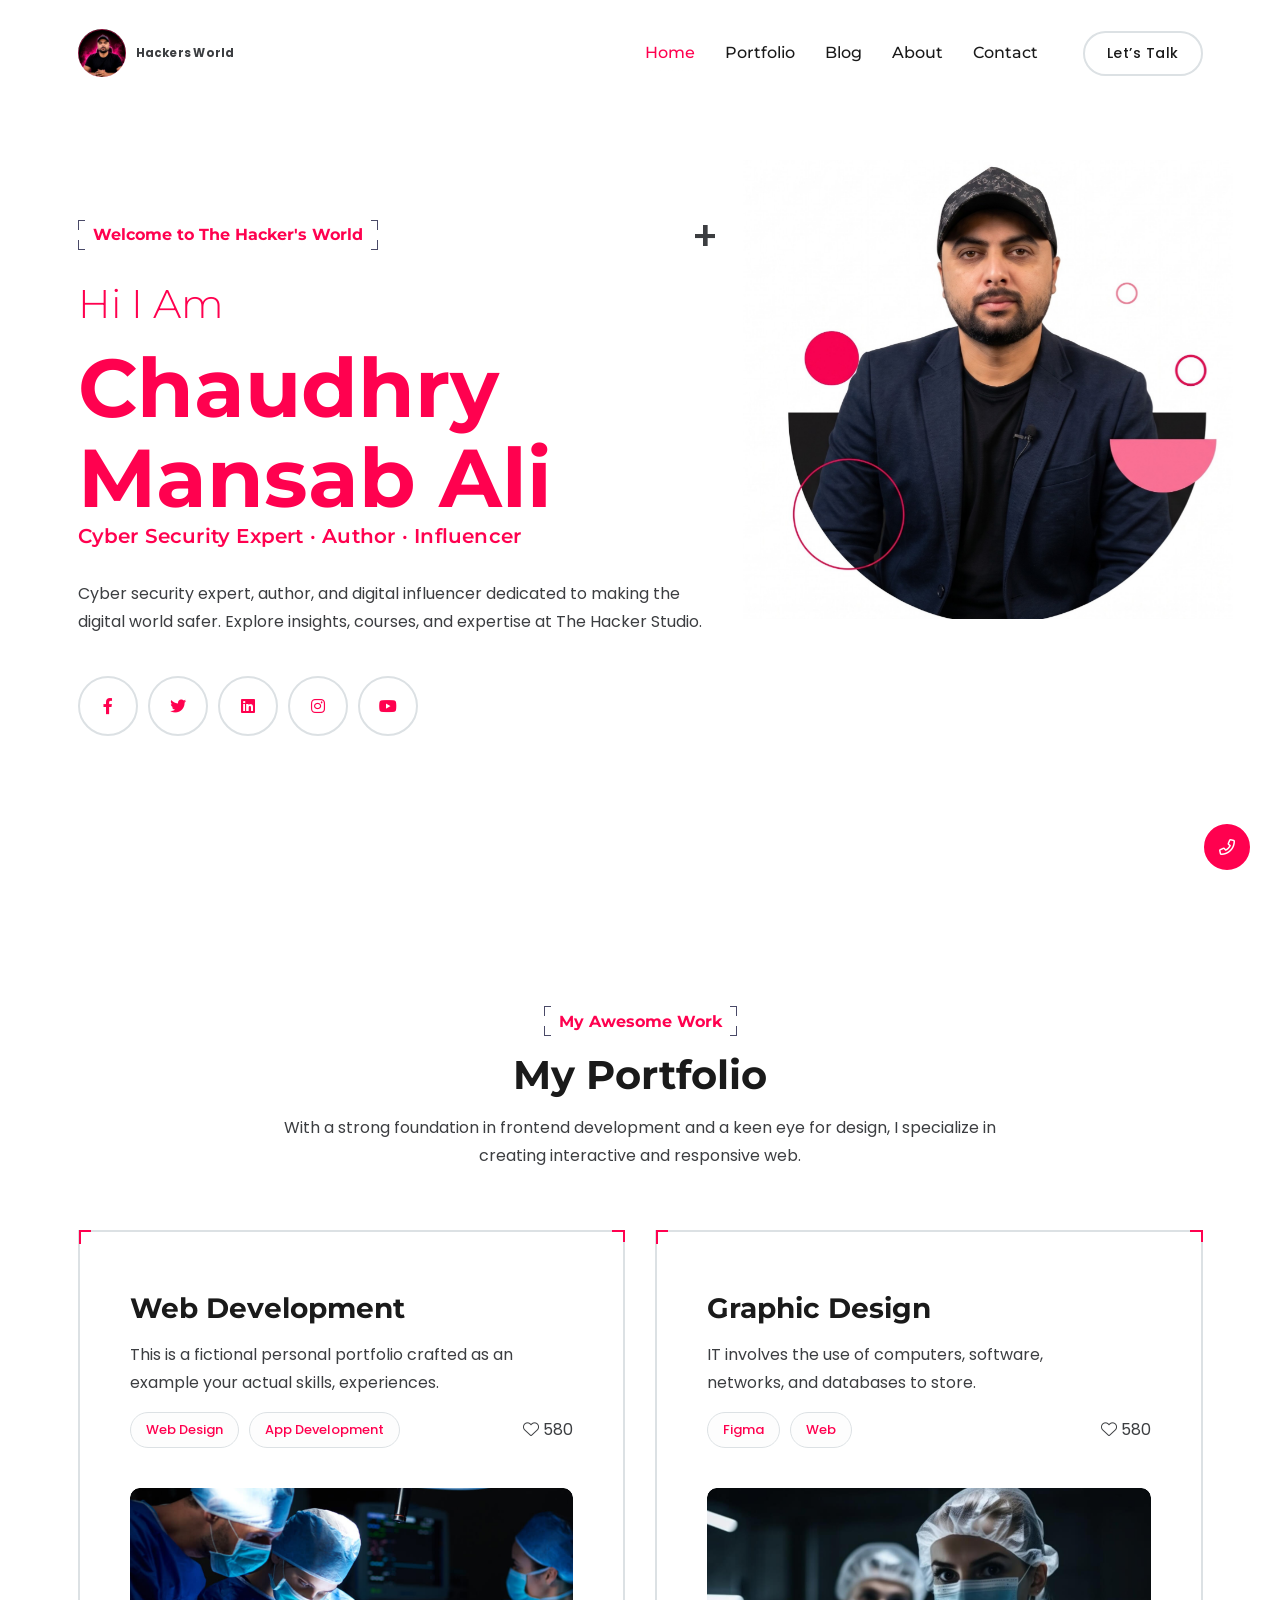
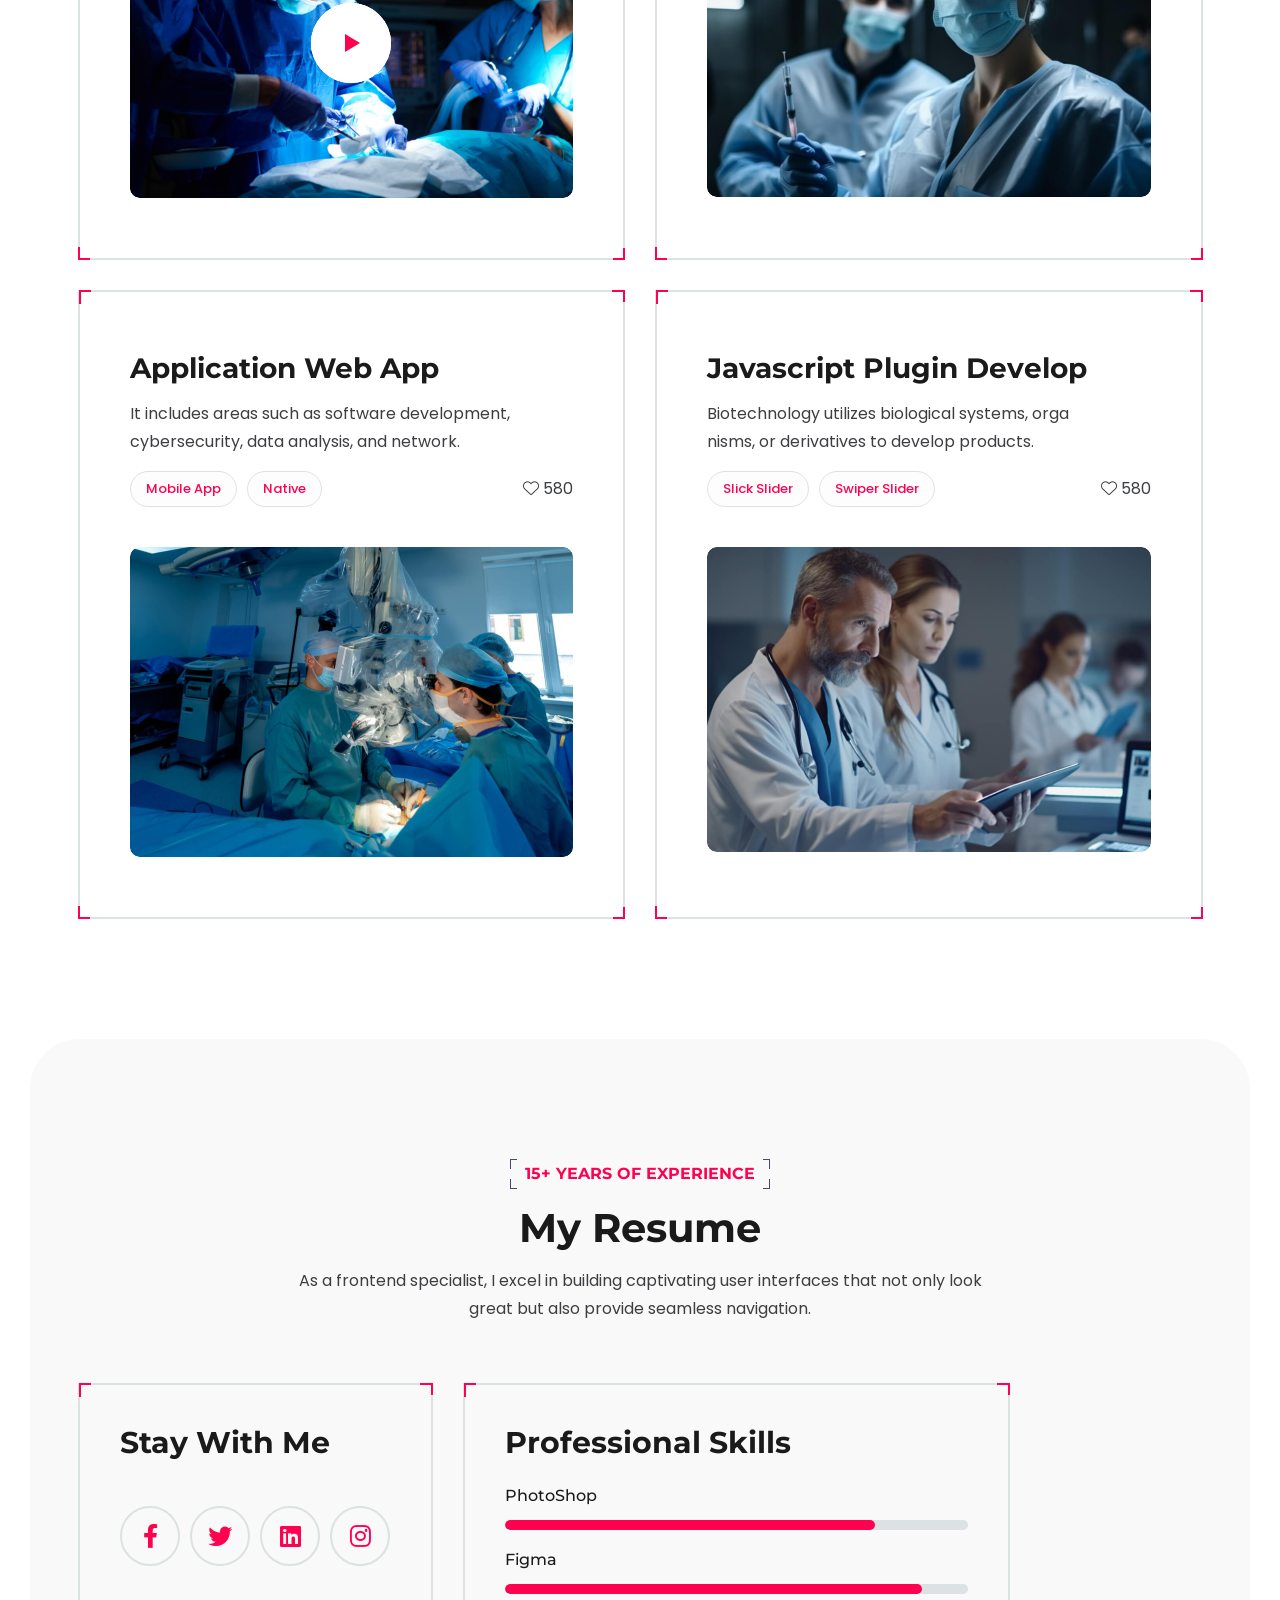
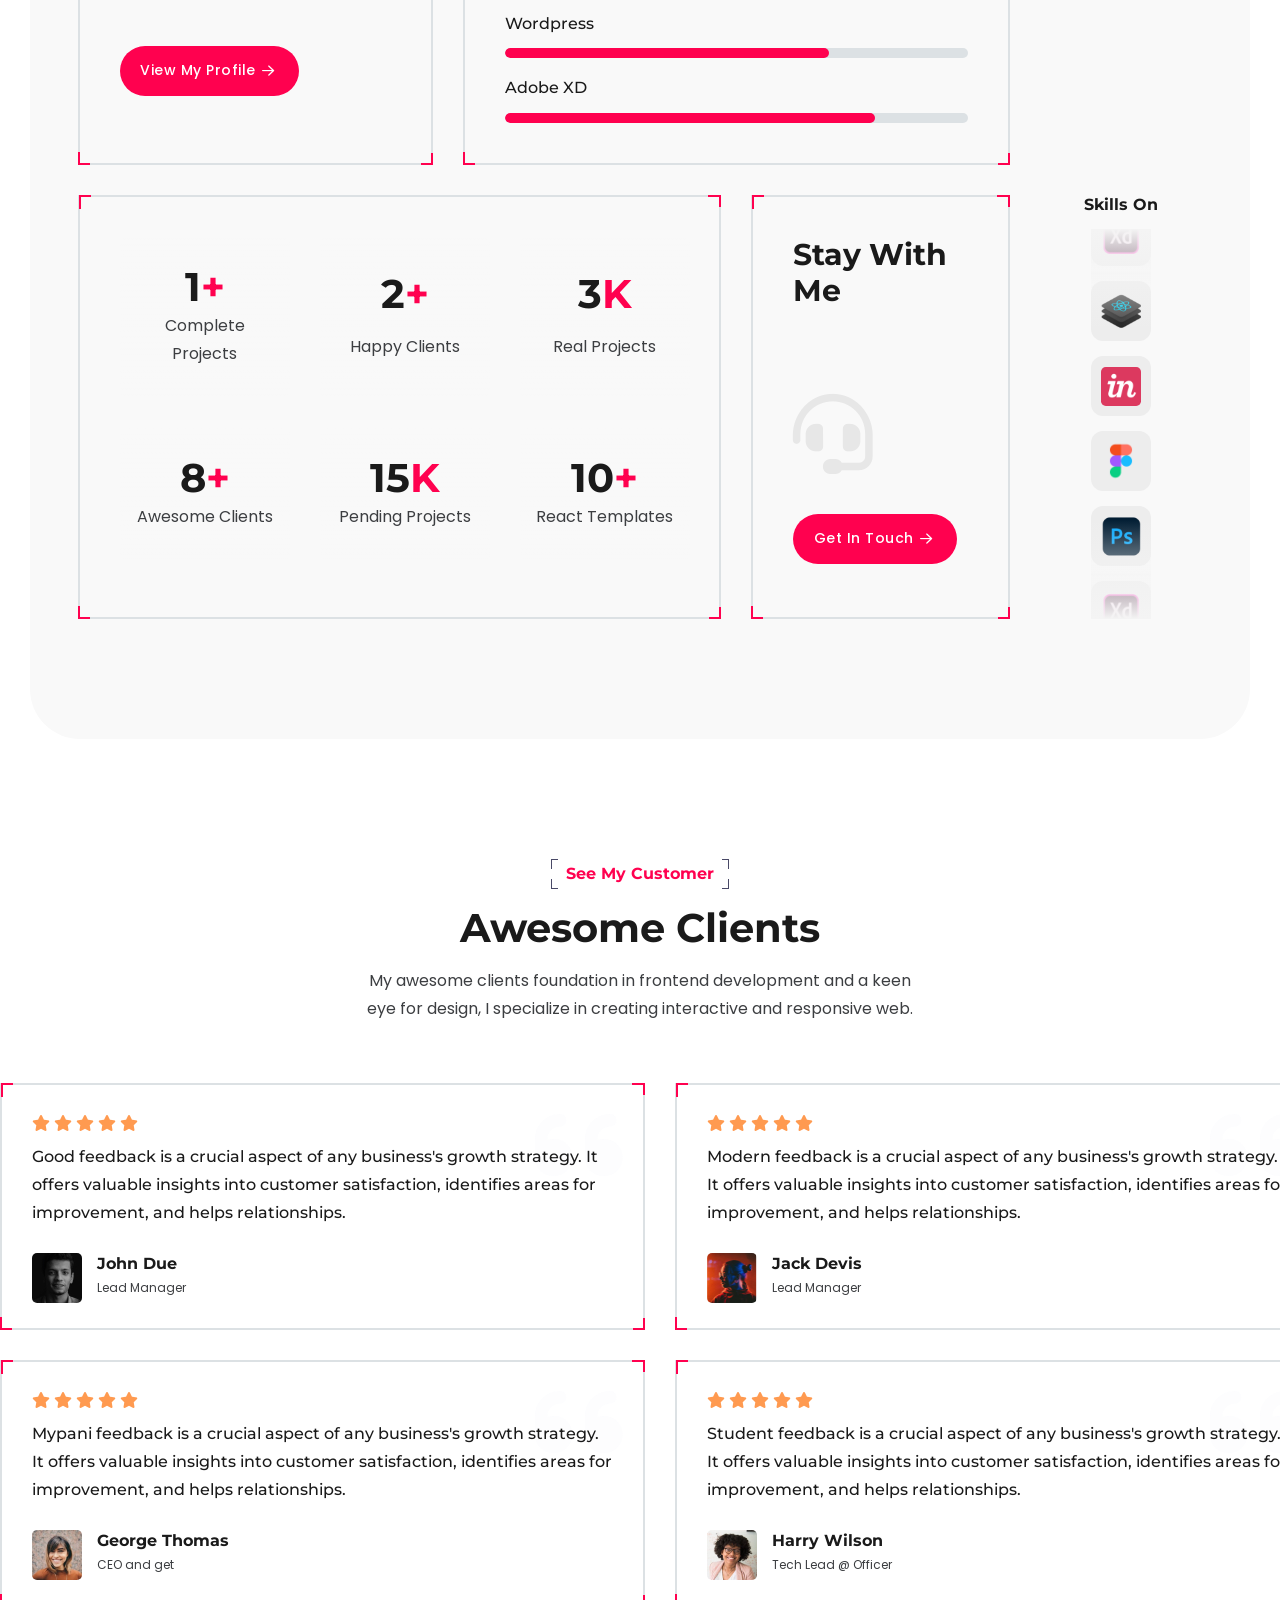
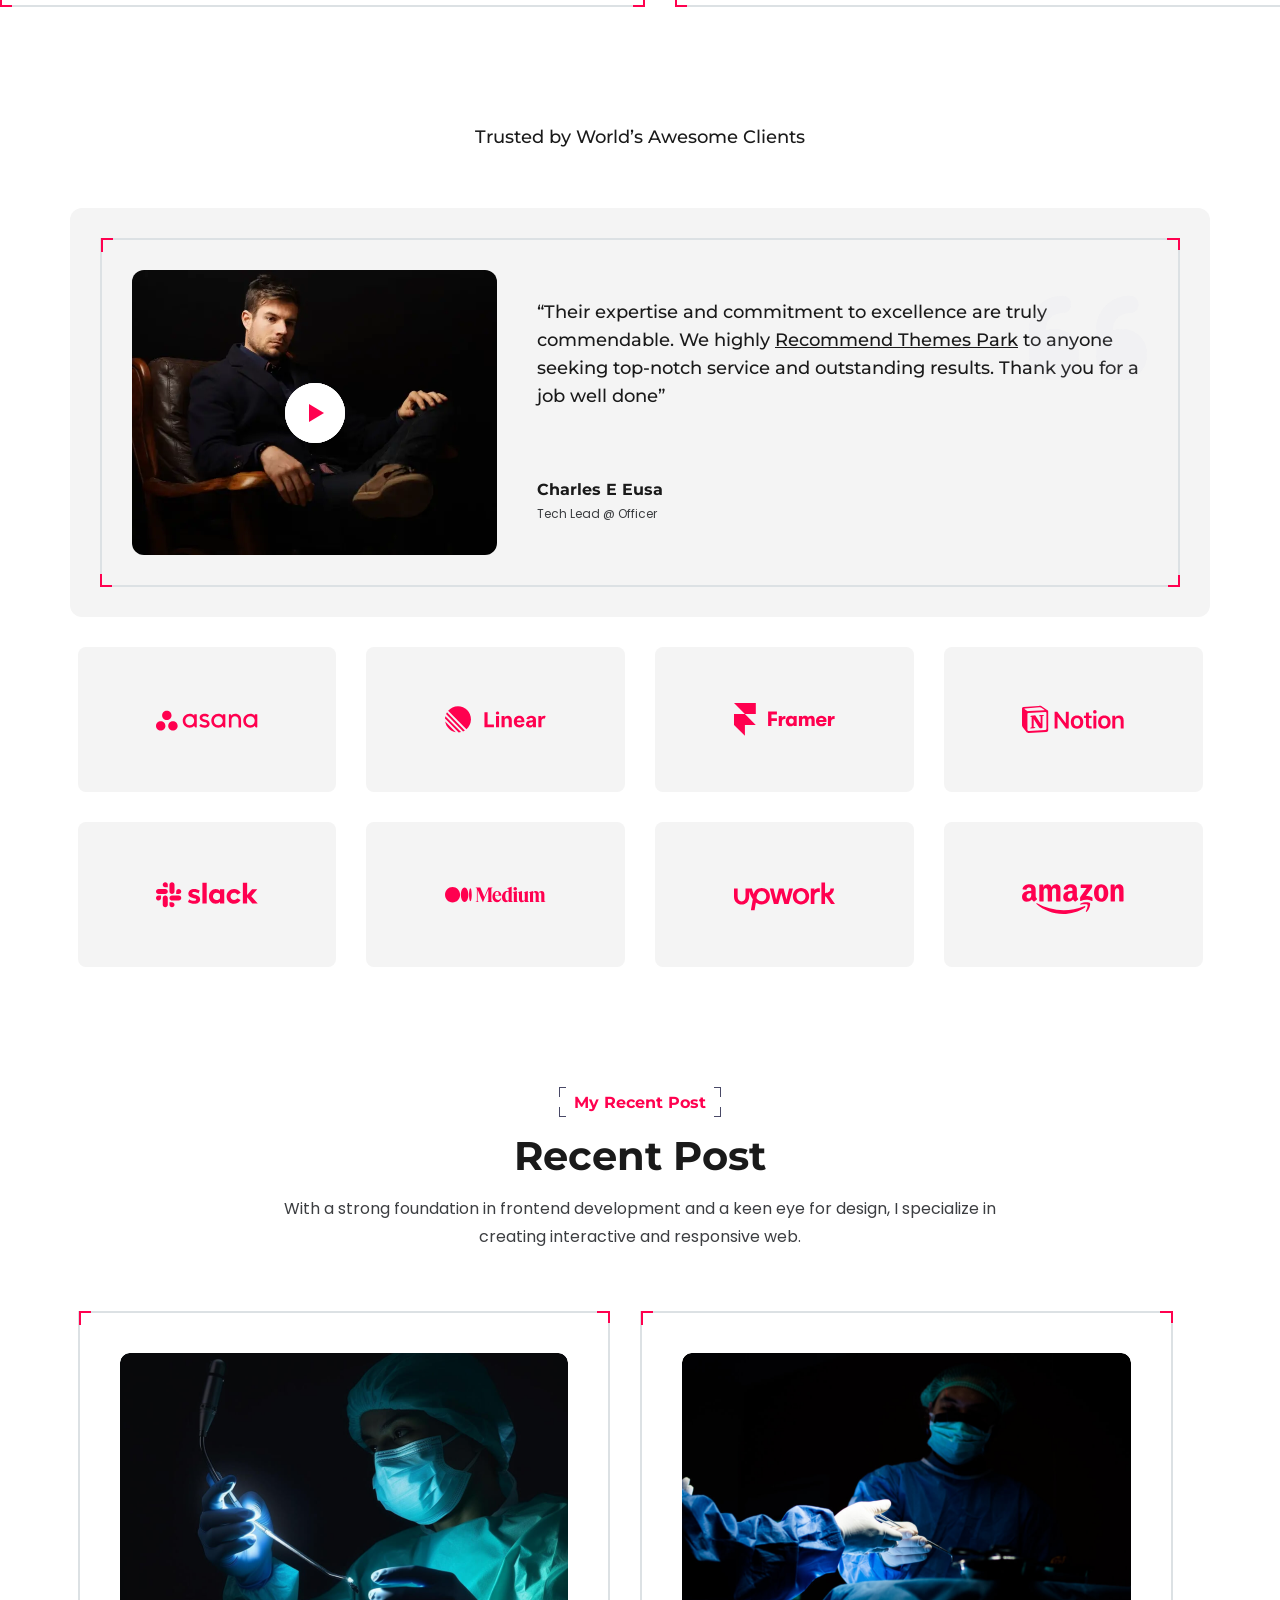
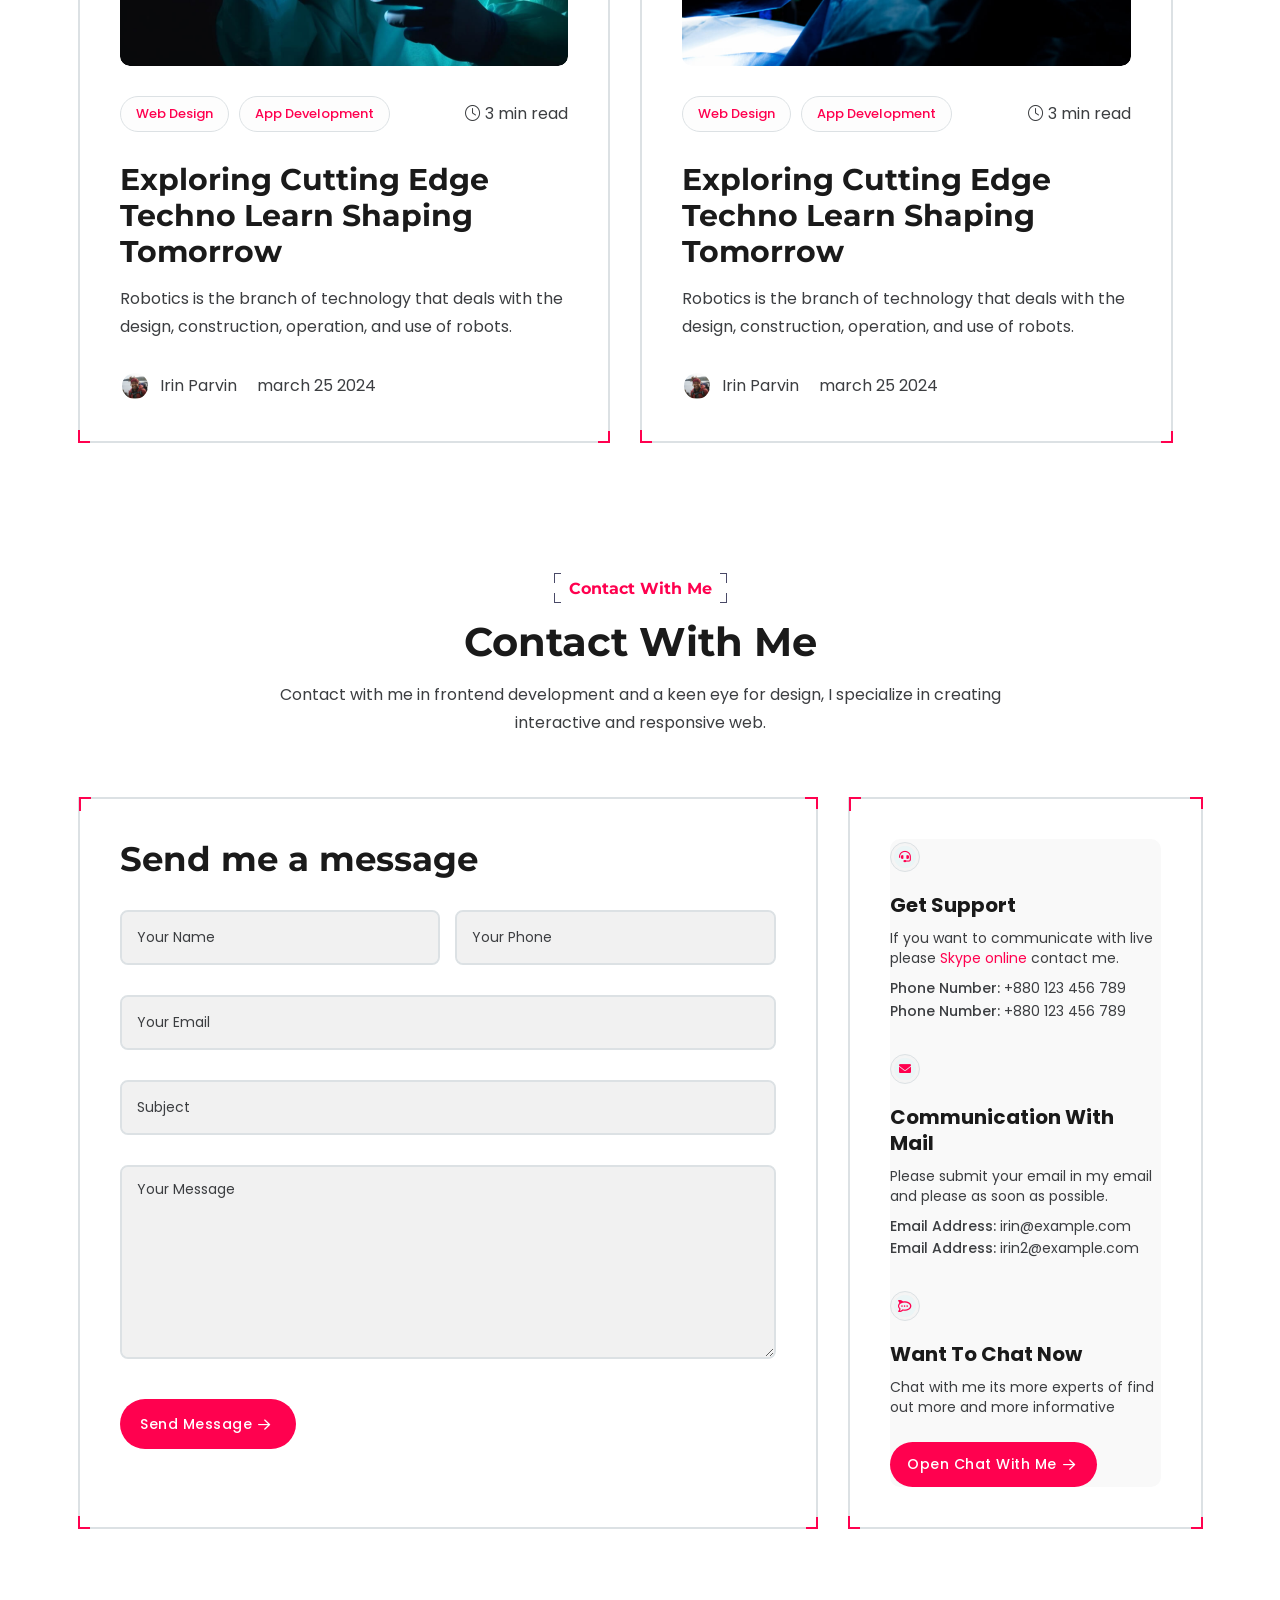
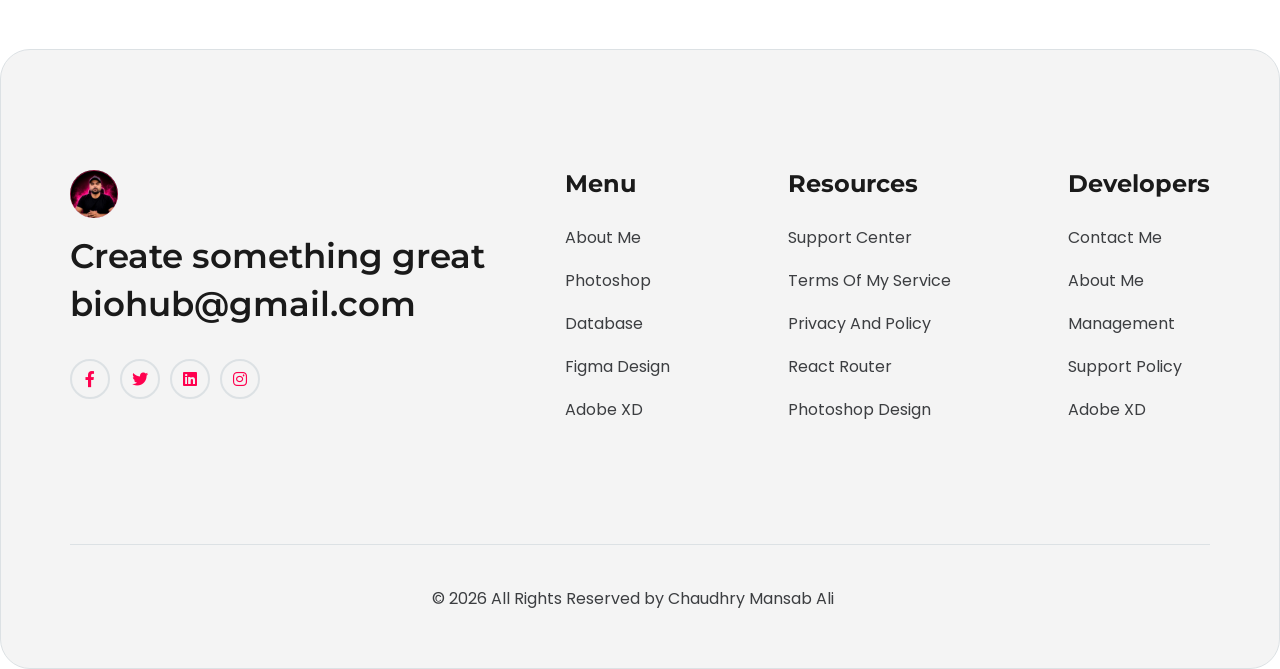
<file: index.html>
<!DOCTYPE html>
<html lang="en" prefix="og: https://ogp.me/ns#">

<head>
    <meta charset="UTF-8">
    <meta name="viewport" content="width=device-width, initial-scale=1.0, viewport-fit=cover">
    <meta name="theme-style-mode" content="1">
    <meta http-equiv="X-UA-Compatible" content="IE=edge">
    <meta name="theme-color" content="#e8386d">

    <!-- ========== PRIMARY SEO ========== -->
    <title>Chaudhry Mansab Ali | Cyber Security Expert, Author & Influencer</title>
    <meta name="description" content="Chaudhry Mansab Ali is a leading Cyber Security Expert, Author, and Digital Influencer. Explore his work, insights, and expertise at The Hacker Studio.">
    <meta name="keywords" content="Chaudhry Mansab Ali, Cyber Security Expert, Ethical Hacking, The Hacker Studio, Cybersecurity Pakistan, Author, Influencer, Penetration Testing, Information Security">
    <meta name="author" content="Chaudhry Mansab Ali">
    <meta name="robots" content="index, follow, max-snippet:-1, max-image-preview:large, max-video-preview:-1">
    <link rel="canonical" href="https://thehackerstudio.com/">

    <!-- ========== OPEN GRAPH (Facebook / LinkedIn) ========== -->
    <meta property="og:type" content="website">
    <meta property="og:site_name" content="The Hacker Studio">
    <meta property="og:title" content="Chaudhry Mansab Ali | Cyber Security Expert, Author & Influencer">
    <meta property="og:description" content="Leading Cyber Security Expert, Author, and Digital Influencer. Explore insights, courses, and expertise at The Hacker Studio.">
    <meta property="og:url" content="https://thehackerstudio.com/">
    <meta property="og:image" content="https://thehackerstudio.com/assets/images/doctor/hero-mansab.jpg">
    <meta property="og:image:width" content="1200">
    <meta property="og:image:height" content="630">
    <meta property="og:locale" content="en_US">

    <!-- ========== TWITTER CARD ========== -->
    <meta name="twitter:card" content="summary_large_image">
    <meta name="twitter:site" content="@MansabAli">
    <meta name="twitter:creator" content="@MansabAli">
    <meta name="twitter:title" content="Chaudhry Mansab Ali | Cyber Security Expert, Author & Influencer">
    <meta name="twitter:description" content="Leading Cyber Security Expert, Author, and Digital Influencer. Explore insights, courses, and expertise at The Hacker Studio.">
    <meta name="twitter:image" content="https://thehackerstudio.com/assets/images/doctor/hero-mansab.jpg">

    <!-- ========== STRUCTURED DATA (JSON-LD) ========== -->
    <script type="application/ld+json">
    {
      "@context": "https://schema.org",
      "@type": "Person",
      "name": "Chaudhry Mansab Ali",
      "jobTitle": "Cyber Security Expert, Author & Influencer",
      "url": "https://thehackerstudio.com",
      "image": "https://thehackerstudio.com/assets/images/doctor/hero-mansab.jpg",
      "sameAs": [
        "https://blog.thehackerstudio.com"
      ],
      "knowsAbout": ["Cyber Security", "Ethical Hacking", "Penetration Testing", "Information Security", "Digital Influencing"],
      "description": "Chaudhry Mansab Ali is a leading Cyber Security Expert, Author, and Digital Influencer based in Pakistan."
    }
    </script>

    <!-- ========== FAVICON ========== -->
    <link rel="shortcut icon" type="image/jpeg" href="assets/images/mansab-favicon.jpg">
    <link rel="apple-touch-icon" href="assets/images/mansab-favicon.jpg">
    <!-- CSS ============================================ -->
    <link rel="preload" href="assets/css/vendor/bootstrap.css" as="style" onload="this.rel='stylesheet'">
    <link rel="preload" href="assets/css/vendor/animation.css" as="style" onload="this.rel='stylesheet'">
    <link rel="preload" href="assets/css/plugins/fontawesome.css" as="style" onload="this.rel='stylesheet'">
    <link rel="preload" href="assets/css/plugins/lightbox.css" as="style" onload="this.rel='stylesheet'">
    <link rel="preload" href="assets/css/plugins/box-video.css" as="style" onload="this.rel='stylesheet'">
    <link rel="preload" href="assets/css/plugins/magnific-popup.css" as="style" onload="this.rel='stylesheet'">
    <link rel="preload" href="assets/css/plugins/swiper.css" as="style" onload="this.rel='stylesheet'">
    <link rel="preload" href="assets/css/vendor/spacing.css" as="style" onload="this.rel='stylesheet'">
    <!-- custom css -->
    <link rel="stylesheet" href="assets/css/style.css">
</head>

<body class="home-main demo-doctor primary-light">

    <!-- Preloader Start -->
    <div class="inversweb-preloader is-loading">
        <div class="inversweb-preloader-inner">
            <div class="inversweb-preloader-ball-wrap">
                <div class="inversweb-preloader-ball-inner-wrap">
                    <div class="inversweb-preloader-ball-inner">
                        <div class="inversweb-preloader-ball"></div>
                    </div>
                    <div class="inversweb-preloader-ball-shadow"></div>
                </div>
                <div id="inversweb-weave-anim" class="inversweb-preloader-text">Loading...</div>
            </div>
        </div>
        <div class="inversweb-preloader-overlay"></div>
    </div>
    <!-- Preloader end -->

    <!-- Start Header Area -->
    <header class="tmp-header-area header-one header-defalut-spacing header--sticky header--transparent">
        <div class="container">
            <div class="row">
                <div class="col-lg-12">
                    <div class="header-content">
                        <div class="logo">
                            <a href="index.html" style="display:flex;align-items:center;gap:10px;text-decoration:none;">
                                <img class="logo-dark" src="assets/images/logo/mansab-logo.jpg" alt="Chaudhry Mansab Ali" style="height:48px;width:48px;border-radius:50%;object-fit:cover;">
                                <img class="logo-white" src="assets/images/logo/mansab-logo.jpg" alt="Chaudhry Mansab Ali" style="height:48px;width:48px;border-radius:50%;object-fit:cover;">
                                <span style="font-size:1.15rem;font-weight:700;letter-spacing:0.02em;white-space:nowrap;color:inherit;">Hackers World</span>
                            </a>
                        </div>
                        <div class="tmp-header-right">
                            <nav class="tmp-mainmenu-nav d-none d-xl-block tmp-on-hover-animation">
                                <nav class="navbar-example2 onepagenav">
                                    <ul class="tmp-mainmenu nav nav-pills">
                                        <li class="current"><a class="smoth-animation" href="#home">Home</a></li>
                                        <li><a class="smoth-animation" href="#portfolio">Portfolio</a></li>
                                        <li><a href="https://blog.thehackerstudio.com" target="_blank" rel="noopener">Blog</a></li>
                                        <li><a href="about-light.html">About</a></li>
                                        <li><a href="contact-light.html">Contact</a></li>
                                    </ul>
                                </nav>
                            </nav>
                            <div class="header-btn tmp-button-group d-flex align-items-center">
                                <a class="tmp-btn btn-border tmp-switch-btn btn-sm hover-transform-none radius-round smoth-animation" href="#contact">
                                    <span data-text="Let’s Talk">Let’s Talk</span>
                                </a>
                            </div>
                            <div class="tmp-side-collups-area d-block d-xl-none">
                                <button class="tmp-menu-bars humberger_menu_active"><i class="fa-regular fa-bars-staggered"></i></button>
                            </div>
                        </div>
                    </div>
                </div>
            </div>
        </div>
    </header>
    <!-- End Header Area -->
    <!-- Start Popup Mobile Menu  -->
    <div class="d-block d-xl-none">
        <div class="tmp-popup-mobile-menu">
            <div class="inner">
                <div class="header-top">
                    <div class="logo">
                        <a href="index.html" class="logo-area" style="display:flex;align-items:center;gap:10px;text-decoration:none;">
                            <img class="logo-dark" src="assets/images/logo/mansab-logo.jpg" alt="Chaudhry Mansab Ali" style="height:48px;width:48px;border-radius:50%;object-fit:cover;">
                            <img class="logo-white" src="assets/images/logo/mansab-logo.jpg" alt="Chaudhry Mansab Ali" style="height:48px;width:48px;border-radius:50%;object-fit:cover;">
                            <span style="font-size:1.1rem;font-weight:700;letter-spacing:0.02em;white-space:nowrap;color:inherit;">Hackers World</span>
                        </a>
                    </div>

                    <div class="close-menu">
                        <button class="close-button tmp-round-action-btn">
                            <i class="fa-sharp fa-light fa-xmark"></i>
                        </button>
                    </div>
                </div>

                <ul class="tmp-mainmenu onepagenav-click">
                    <li><a class="smoth-animation" href="#home">Home</a></li>
                    <li><a class="smoth-animation" href="#portfolio">Portfolio</a></li>
                    <li><a href="https://blog.thehackerstudio.com" target="_blank" rel="noopener">Blog</a></li>
                    <li><a href="about-light.html">About</a></li>
                    <li><a href="contact-light.html">Contact</a></li>
                    <li><a href="contact-light.html" style="color:var(--color-primary);font-weight:600;">Let's Talk</a></li>
                </ul>

                <!-- social sharea area -->
                <div class="social-wrapper mt--40">
                    <span class="subtitle">Find With Me</span>
                    <div class="social-link">
                        <a href="https://facebook.com" target="_blank" aria-label="facebook"><i class="fa-brands fa-facebook-f"></i></a>
                        <a href="https://twitter.com" target="_blank" aria-label="twitter"><i class="fa-brands fa-twitter"></i></a>
                        <a href="https://linkedin.com" target="_blank" aria-label="linkedin"><i class="fa-brands fa-linkedin-in"></i></a>
                        <a href="https://instagram.com" target="_blank" aria-label="instagram"><i class="fa-brands fa-instagram"></i></a>
                        <a href="https://youtube.com" target="_blank" aria-label="youtube"><i class="fa-brands fa-youtube"></i></a>
                    </div>
                </div>
            </div>
        </div>
    </div>
    <!-- End Popup Mobile Menu  -->

    <!-- hero section -->
    <div class="banner-style-10" id="home">
        <div class="container">
            <div class="row align-items-start">
                <div class="col-lg-7 order-xl-1 order-lg-1 order-md-2 order-sm-2 order-2">
                    <div class="content">
                        <div class="flex-column tmp-scroll-trigger tmp-fade-in animation-order-1">
                            <div class="tmp-fsb fsb-2">
                                <div class="border-left"></div>
                                <div class="border-right"></div>
                                <h6 class="subtitle">
                                    Welcome to The Hacker's World
                                </h6>
                            </div>
                        </div>
                        <h1 class="title mt-30 mb-30 tmp-scroll-trigger tmp-fade-in animation-order-2">
                            <span class="h2 d-block fw-light">Hi I Am</span>
                            <span class="d-block doc-primary" style="font-size:clamp(2rem,6.5vw,82px);line-height:1.1;">Chaudhry Mansab Ali</span>
                            <span style="font-size:clamp(1.4rem,3vw,2rem);line-height:1.35;display:block;font-weight:600;letter-spacing:0.01em;">Cyber Security Expert · Author · Influencer</span>
                        </h1>
                        <p class="description tmp-scroll-trigger tmp-fade-in animation-order-3">
                            Cyber security expert, author, and digital influencer dedicated to making the digital world safer. Explore insights, courses, and expertise at The Hacker Studio.
                        </p>
                        <div class="d-flex align-items-center gap-5 mt-40 flex-wrap max-content">
                            <div class="tmp-social-default tmp-scroll-trigger tmp-fade-in animation-order-4">
                                <a href="https://facebook.com" target="_blank" class="tmp-social-item" aria-label="facebook"><i class="fab fa-facebook-f"></i></a>
                                <a href="https://twitter.com" target="_blank" class="tmp-social-item" aria-label="twitter"><i class="fab fa-twitter"></i></a>
                                <a href="https://linkedin.com" target="_blank" class="tmp-social-item" aria-label="linkedin"><i class="fab fa-linkedin"></i></a>
                                <a href="https://instagram.com" target="_blank" class="tmp-social-item" aria-label="instagram"><i class="fab fa-instagram"></i></a>
                                <a href="https://youtube.com" target="_blank" class="tmp-social-item" aria-label="youtube"><i class="fab fa-youtube"></i></a>
                            </div>
                        </div>
                    </div>
                </div>

                <div class="col-lg-5 order-xl-2 order-lg-2 order-md-1 order-sm-1 order-1 mb_mdsm--30" style="margin-top:-60px;">
                    <div class="thumbnail-wrapper">
                        <div class="banner-icon-shape d-none d-lg-block">
                            <div class="plus-1">+</div>
                            <div class="plus-2">+</div>
                        </div>
                        <div class="thumbnail tmp-scroll-trigger tmp-zoom-in animation-order-1">
                            <img src="assets/images/doctor/hero-mansab-v3.jpg" alt="Chaudhry Mansab Ali - Cyber Security Expert" style="width:100%;height:auto;display:block;">
                        </div>
                    </div>
                </div>
            </div>
        </div>
        <div class="shape">
            <div class="tmp-sbl">
                <img src="assets/images/doctor/banner-bg.svg" alt="">
            </div>
        </div>
    </div>
    <!-- hero section end -->



    <!-- work section -->
    <section class="tmp-section tmp-section-padding is-doctor" id="portfolio">
        <div class="container">

            <!-- Start Section Title  -->
            <div class="row justify-content-center">
                <div class="col-lg-12">
                    <div class="tmp-section-content mb--60 text-center">
                        <div class="tmp-fsb tmp-scroll-trigger tmp-fade-in animation-order-1">
                            <div class="border-left"></div>
                            <div class="border-right"></div>
                            <h2 class="h6 subtitle">My Awesome Work</h2>
                        </div>
                        <h2 class="tmp-section-title fw-bold mt-4 mb-4 tmp-scroll-trigger tmp-fade-in animation-order-2">My Portfolio</h2>
                        <p class="tmp-section-desc mx-auto tmp-scroll-trigger tmp-fade-in animation-order-3">With a strong foundation in frontend development and a keen eye for design, I specialize in creating interactive and responsive web.</p>
                    </div>
                </div>
            </div>
            <!-- End Section Title  -->

            <div class="row g-5 invers-arrange-container">
                <div class="col-lg-6 invers-arrange-item">
                    <div class="portfolio-style-1 inv-hover-item tmp-four-side-border color-border-shape-secondary">
                        <div class="tmp-left"></div>
                        <div class="tmp-right"></div>
                        <div class="tmp-bottom"></div>
                        <div class="tmp-bottom-right"></div>
                        <div class="content">
                            <div class="inner-content">
                                <h3 class="h4 title">
                                    <a href="javascript:void(0)" aria-label="title">Web Development</a>
                                </h3>
                                <p class="description">This is a fictional personal portfolio crafted as an example your actual skills, experiences.</p>
                            </div>

                            <div class="d-flex flex-wrap justify-content-between align-items-center mt-4 mb-40 gap-4">
                                <div class="d-flex gap-3 flex-wrap">
                                    <a href="javascript:void(0)" aria-label="Web Design" class="tmp-badge-cat">Web Design</a>
                                    <a href="javascript:void(0)" aria-label="App Development" class="tmp-badge-cat cat-two">App Development</a>
                                </div>
                                <div class="content">
                                    <span class="tmp-blog-time"><i class="fa-light fa-heart"></i> 580</span>
                                </div>
                            </div>

                            <div class="tmp-work-thumb">
                                <a href="https://blog.thehackerstudio.com" target="_blank" rel="noopener">
                                    <figure class="thumbnail inv-hover-img" data-displacement="assets/images/main/stripe.webp" data-intensity="0.2" data-speedin="1" data-speedout="1">
                                        <img height="390" width="565" src="assets/images/doctor/portfolio/1.jpg" alt="">
                                    </figure>
                                </a>
                                <a class="rounded-player-2 popup-video position-center with-animation btn-white-color" href="https://www.youtube.com/watch?v=pQpFebyALV0">
                                    <span class="play-icon"></span>
                                </a>
                            </div>
                        </div>
                    </div>
                </div>
                <div class="col-lg-6 invers-arrange-item">
                    <div class="portfolio-style-1 inv-hover-item tmp-four-side-border color-border-shape-secondary">
                        <div class="tmp-left"></div>
                        <div class="tmp-right"></div>
                        <div class="tmp-bottom"></div>
                        <div class="tmp-bottom-right"></div>
                        <div class="content">
                            <div class="inner-content">
                                <h3 class="h4 title">
                                    <a href="javascript:void(0)" aria-label="title">Graphic Design</a>
                                </h3>
                                <p class="description">IT involves the use of computers, software, networks, and databases to store.</p>
                            </div>
                            <div class="d-flex flex-wrap justify-content-between align-items-center mt-4 mb-40 gap-4">
                                <div class="d-flex gap-3 flex-wrap">
                                    <a href="javascript:void(0)" aria-label="Web Design" class="tmp-badge-cat">Figma</a>
                                    <a href="javascript:void(0)" aria-label="App Development" class="tmp-badge-cat cat-two">Web</a>
                                </div>
                                <div class="content">
                                    <span class="tmp-blog-time"><i class="fa-light fa-heart"></i> 580</span>
                                </div>
                            </div>

                            <div class="tmp-work-thumb">
                                <a href="https://blog.thehackerstudio.com" target="_blank" rel="noopener">
                                    <figure class="thumbnail inv-hover-img" data-displacement="assets/images/main/stripe.webp" data-intensity="0.2" data-speedin="1" data-speedout="1">
                                        <img height="390" width="565" src="assets/images/doctor/portfolio/2.jpg" alt="">
                                    </figure>
                                </a>
                            </div>
                        </div>
                    </div>
                </div>
                <div class="col-lg-6 invers-arrange-item">
                    <div class="portfolio-style-1 inv-hover-item tmp-four-side-border color-border-shape-secondary">
                        <div class="tmp-left"></div>
                        <div class="tmp-right"></div>
                        <div class="tmp-bottom"></div>
                        <div class="tmp-bottom-right"></div>
                        <div class="content">
                            <div class="inner-content">
                                <h3 class="h4 title">
                                    <a href="javascript:void(0)" aria-label="title">Application Web App</a>
                                </h3>
                                <p class="description">It includes areas such as software development, cybersecurity, data analysis, and network.</p>
                            </div>
                            <div class="d-flex flex-wrap justify-content-between align-items-center mt-4 mb-40 gap-4">
                                <div class="d-flex gap-3 flex-wrap">
                                    <a href="javascript:void(0)" aria-label="Web Design" class="tmp-badge-cat">Mobile App</a>
                                    <a href="javascript:void(0)" aria-label="App Development" class="tmp-badge-cat cat-two">Native</a>
                                </div>
                                <div class="content">
                                    <span class="tmp-blog-time"><i class="fa-light fa-heart"></i> 580</span>
                                </div>
                            </div>

                            <div class="tmp-work-thumb">
                                <a href="https://blog.thehackerstudio.com" target="_blank" rel="noopener">
                                    <figure class="thumbnail inv-hover-img" data-displacement="assets/images/main/stripe.webp" data-intensity="0.2" data-speedin="1" data-speedout="1">
                                        <img height="390" width="565" src="assets/images/doctor/portfolio/3.jpg" alt="">
                                    </figure>
                                </a>
                            </div>
                        </div>
                    </div>
                </div>
                <div class="col-lg-6 invers-arrange-item">
                    <div class="portfolio-style-1 inv-hover-item tmp-four-side-border color-border-shape-secondary">
                        <div class="tmp-left"></div>
                        <div class="tmp-right"></div>
                        <div class="tmp-bottom"></div>
                        <div class="tmp-bottom-right"></div>
                        <div class="content">
                            <div class="inner-content">
                                <h3 class="h4 title">
                                    <a href="javascript:void(0)" aria-label="title">Javascript Plugin Develop</a>
                                </h3>
                                <p class="description">Biotechnology utilizes biological systems, orga nisms, or derivatives to develop products.</p>
                            </div>
                            <div class="d-flex flex-wrap justify-content-between align-items-center mt-4 mb-40 gap-4">
                                <div class="d-flex gap-3 flex-wrap">
                                    <a href="javascript:void(0)" aria-label="Web Design" class="tmp-badge-cat">Slick Slider</a>
                                    <a href="javascript:void(0)" aria-label="App Development" class="tmp-badge-cat cat-two">Swiper Slider</a>
                                </div>
                                <div class="content">
                                    <span class="tmp-blog-time"><i class="fa-light fa-heart"></i> 580</span>
                                </div>
                            </div>

                            <div class="tmp-work-thumb">
                                <a href="https://blog.thehackerstudio.com" target="_blank" rel="noopener">
                                    <figure class="thumbnail inv-hover-img" data-displacement="assets/images/main/stripe.webp" data-intensity="0.2" data-speedin="1" data-speedout="1">
                                        <img height="390" width="565" src="assets/images/doctor/portfolio/4.jpg" alt="">
                                    </figure>
                                </a>
                            </div>
                        </div>
                    </div>
                </div>
            </div>
        </div>
    </section>
    <!-- work section end -->

    <!-- resume section -->
    <section class="tmp-section tmp-section-padding main-resume is-doctor" id="resume">
        <div class="container">
            <!-- Start Section Title  -->
            <div class="row justify-content-center">
                <div class="col-lg-12">
                    <div class="tmp-section-content mb--60 text-center">
                        <div class="tmp-fsb tmp-scroll-trigger tmp-fade-in animation-order-1">
                            <div class="border-left"></div>
                            <div class="border-right"></div>
                            <h2 class="h6 subtitle">15+ YEARS OF EXPERIENCE</h2>
                        </div>
                        <h2 class="tmp-section-title fw-bold mt-4 mb-4 tmp-scroll-trigger tmp-fade-in animation-order-2">My Resume</h2>
                        <p class="tmp-section-desc mx-auto tmp-scroll-trigger tmp-fade-in animation-order-3">As a frontend specialist, I excel in building captivating user interfaces that not only look great but also provide seamless navigation.</p>
                    </div>
                </div>
            </div>
            <!-- End Section Title  -->
            <div class="row g-5">

                <div class="col-xl-4 col-lg-6 tmp-scroll-trigger tmp-fade-in animation-order-2">
                    <div class="resume-style-1 tmp-four-side-border border-gap-40">
                        <div class="tmp-left"></div>
                        <div class="tmp-right"></div>
                        <div class="tmp-bottom"></div>
                        <div class="tmp-bottom-right"></div>
                        <div class="resume-inner-content">
                            <h3 class="main-title text-start">Stay With Me</h3>
                            <div class="tmp-social-default large-icon mt--40">
                                <a href="https://facebook.com" target="_blank" class="tmp-social-item" aria-label="facebook"><i
                            class="fab fa-facebook-f"></i></a>
                                <a href="https://twitter.com" target="_blank" class="tmp-social-item" aria-label="twitter"><i
                            class="fab fa-twitter"></i></a>
                                <a href="https://linkedin.com" target="_blank" class="tmp-social-item" aria-label="linkedin"><i
                            class="fab fa-linkedin"></i></a>
                                <a href="https://instagram.com" target="_blank" class="tmp-social-item" aria-label="instagram"><i
                            class="fab fa-instagram"></i></a>
                            </div>
                            <div class="view-btn mt-80">
                                <a class="tmp-btn hover-icon-reverse radius-round btn-md" href="#">
                                    <span class="icon-reverse-wrapper">
                                <span class="btn-text">View My Profile</span>
                                    <span class="btn-icon"><i class="fa-sharp fa-regular fa-arrow-right"></i></span>
                                    <span class="btn-icon"><i class="fa-sharp fa-regular fa-arrow-right"></i></span>
                                    </span>
                                </a>
                            </div>

                        </div>
                    </div>
                </div>



                <div class="col-lg-8 col-xl-6 col-xxl-5 tmp-scroll-trigger tmp-fade-in animation-order-1">
                    <div class="resume-style-1 tmp-four-side-border border-gap-40">
                        <div class="tmp-left"></div>
                        <div class="tmp-right"></div>
                        <div class="tmp-bottom"></div>
                        <div class="tmp-bottom-right"></div>
                        <div class="resume-inner-content text-start">
                            <div class="tmp-skill-full-inner">
                                <h3 class="main-title">Professional Skills</h3>
                                <div class="row tmp-skill-progress flex-column gap-20">
                                    <!-- single progress -->
                                    <div class="d-flex flex-column">
                                        <div class="tmp-progress w-100">
                                            <h4 class="h6 tmp-title">PhotoShop</h4>

                                            <div class="progress progress-bar-animated" role="progressbar" aria-label="Basic example" aria-valuenow="80" aria-valuemin="0" aria-valuemax="100">
                                                <div class="progress-bar wow fadeInLeft" style="width: 80%"></div>
                                            </div>
                                        </div>
                                    </div>
                                    <!-- end single progress -->
                                    <!-- single progress -->
                                    <div class="d-flex flex-column">
                                        <div class="tmp-progress w-100">
                                            <h4 class="h6 tmp-title">Figma</h4>

                                            <div class="progress progress-bar-animated" role="progressbar" aria-label="Basic example" aria-valuenow="90" aria-valuemin="0" aria-valuemax="100">
                                                <div class="progress-bar wow fadeInLeft" style="width: 90%"></div>
                                            </div>
                                        </div>
                                    </div>
                                    <!-- end single progress -->
                                    <!-- single progress -->
                                    <div class="d-flex flex-column">
                                        <div class="tmp-progress w-100">
                                            <h4 class="h6 tmp-title">Wordpress</h4>

                                            <div class="progress progress-bar-animated" role="progressbar" aria-label="Basic example" aria-valuenow="70" aria-valuemin="0" aria-valuemax="100">
                                                <div class="progress-bar wow fadeInLeft" style="width: 70%"></div>
                                            </div>
                                        </div>
                                    </div>
                                    <!-- end single progress -->
                                    <!-- single progress -->
                                    <div class="d-flex flex-column">
                                        <div class="tmp-progress w-100">
                                            <h4 class="h6 tmp-title">Adobe XD</h4>
                                            <div class="progress progress-bar-animated" role="progressbar" aria-label="Basic example" aria-valuenow="80" aria-valuemin="0" aria-valuemax="100">
                                                <div class="progress-bar wow fadeInLeft" style="width: 80%"></div>
                                            </div>
                                        </div>
                                    </div>
                                    <!-- end single progress -->

                                </div>
                            </div>
                        </div>
                    </div>
                </div>

                <div class="col-lg-3 col-xl-2 col-md-4 col-sm-3 col-12 order-md-1 order-sm-1 tmp-scroll-trigger tmp-fade-in animation-order-6">
                    <div class="resume-style-1">
                        <div class="resume-inner-content">
                            <h2 class="h6 fw-bold text-center">Skills On</h2>
                            <div class="tmp-skill-marque">

                                <div class="single-marque">
                                    <div class="tmp-skill-marque-single figma">
                                        <img src="assets/images/main/skill/figma.svg" alt="">
                                    </div>
                                    <div class="tmp-skill-marque-single photoshop">
                                        <img src="assets/images/main/skill/photoshop.svg" alt="">
                                    </div>
                                    <div class="tmp-skill-marque-single xd">
                                        <img src="assets/images/main/skill/xd.svg" alt="">
                                    </div>
                                    <div class="tmp-skill-marque-single react">
                                        <img src="assets/images/main/skill/react.svg" alt="">
                                    </div>
                                    <div class="tmp-skill-marque-single in">
                                        <img src="assets/images/main/skill/in.svg" alt="">
                                    </div>
                                </div>

                                <div class="single-marque">
                                    <div class="tmp-skill-marque-single figma">
                                        <img src="assets/images/main/skill/figma.svg" alt="">
                                    </div>
                                    <div class="tmp-skill-marque-single photoshop">
                                        <img src="assets/images/main/skill/photoshop.svg" alt="">
                                    </div>
                                    <div class="tmp-skill-marque-single xd">
                                        <img src="assets/images/main/skill/xd.svg" alt="">
                                    </div>
                                    <div class="tmp-skill-marque-single react">
                                        <img src="assets/images/main/skill/react.svg" alt="">
                                    </div>
                                    <div class="tmp-skill-marque-single in">
                                        <img src="assets/images/main/skill/in.svg" alt="">
                                    </div>
                                </div>
                                <div class="single-marque">
                                    <div class="tmp-skill-marque-single figma">
                                        <img src="assets/images/main/skill/figma.svg" alt="">
                                    </div>
                                    <div class="tmp-skill-marque-single photoshop">
                                        <img src="assets/images/main/skill/photoshop.svg" alt="">
                                    </div>
                                    <div class="tmp-skill-marque-single xd">
                                        <img src="assets/images/main/skill/xd.svg" alt="">
                                    </div>
                                    <div class="tmp-skill-marque-single react">
                                        <img src="assets/images/main/skill/react.svg" alt="">
                                    </div>
                                    <div class="tmp-skill-marque-single in">
                                        <img src="assets/images/main/skill/in.svg" alt="">
                                    </div>
                                </div>
                                <div class="single-marque">
                                    <div class="tmp-skill-marque-single figma">
                                        <img src="assets/images/main/skill/figma.svg" alt="">
                                    </div>
                                    <div class="tmp-skill-marque-single photoshop">
                                        <img src="assets/images/main/skill/photoshop.svg" alt="">
                                    </div>
                                    <div class="tmp-skill-marque-single xd">
                                        <img src="assets/images/main/skill/xd.svg" alt="">
                                    </div>
                                    <div class="tmp-skill-marque-single react">
                                        <img src="assets/images/main/skill/react.svg" alt="">
                                    </div>
                                    <div class="tmp-skill-marque-single in">
                                        <img src="assets/images/main/skill/in.svg" alt="">
                                    </div>
                                </div>


                            </div>
                        </div>
                    </div>
                </div>

                <div class="col-lg-12 col-xl-7 tmp-scroll-trigger tmp-fade-in animation-order-7">
                    <div class="resume-style-1 tmp-four-side-border border-gap-40">
                        <div class="tmp-left"></div>
                        <div class="tmp-right"></div>
                        <div class="tmp-bottom"></div>
                        <div class="tmp-bottom-right"></div>
                        <div class="resume-inner-content text-start">
                            <div class="tmp-funfact">

                                <div class="tmp-funfact-single">
                                    <h2 class="fw-bold"><span class="counter">10</span>+</h2>
                                    <p>Complete Projects</p>
                                </div>
                                <div class="tmp-funfact-single">
                                    <h2 class="fw-bold"><span class="counter">15</span>+</h2>
                                    <p>Happy Clients</p>
                                </div>
                                <div class="tmp-funfact-single">
                                    <h2 class="fw-bold"><span class="counter">20</span>K</h2>
                                    <p>Real Projects</p>
                                </div>
                                <div class="tmp-funfact-single">
                                    <h2 class="fw-bold"><span class="counter">55</span>+</h2>
                                    <p>Awesome Clients</p>
                                </div>
                                <div class="tmp-funfact-single">
                                    <h2 class="fw-bold"><span class="counter">99</span>K</h2>
                                    <p>Pending Projects</p>
                                </div>
                                <div class="tmp-funfact-single">
                                    <h2 class="fw-bold"><span class="counter">70</span>+</h2>
                                    <p>React Templates</p>
                                </div>

                            </div>
                        </div>
                    </div>
                </div>

                <div class="col-lg-6 col-xl-3 col-md-8 col-sm-9 tmp-scroll-trigger tmp-fade-in animation-order-8">
                    <div class="resume-style-1 tmp-four-side-border border-gap-40">
                        <div class="tmp-left"></div>
                        <div class="tmp-right"></div>
                        <div class="tmp-bottom"></div>
                        <div class="tmp-bottom-right"></div>
                        <div class="resume-inner-content text-start">
                            <h3 class="main-title text-start">Stay With Me</h3>
                            <div class="tmp-big-icon">
                                <i class="fa-solid fa-headset"></i>
                            </div>
                            <div class="contact-btn mt--40">
                                <a class="tmp-btn btn-md hover-icon-reverse radius-round" href="#">
                                    <span class="icon-reverse-wrapper">
                                <span class="btn-text">Get in Touch</span>
                                    <span class="btn-icon"><i class="fa-sharp fa-regular fa-arrow-right"></i></span>
                                    <span class="btn-icon"><i class="fa-sharp fa-regular fa-arrow-right"></i></span>
                                    </span>
                                </a>
                            </div>
                        </div>
                    </div>
                </div>
            </div>
        </div>
    </section>
    <!-- resume section end -->


    <!-- review section -->
    <section class="tmp-section tmp-section-gapTop" id="testimonial">
        <div class="container">
            <!-- Start Section Title  -->
            <div class="row justify-content-center">
                <div class="col-lg-6">
                    <div class="tmp-section-content mb--60 text-center tmp-scroll-trigger tmp-fade-in animation-order-1">
                        <div class="tmp-fsb">
                            <div class="border-left"></div>
                            <div class="border-right"></div>
                            <h2 class="h6 subtitle">See My Customer</h2>
                        </div>
                        <h2 class="tmp-section-title fw-bold mt-4 mb-4 tmp-scroll-trigger tmp-fade-in animation-order-2">Awesome Clients</h2>
                        <p class="tmp-section-desc mx-auto tmp-scroll-trigger tmp-fade-in animation-order-3">My awesome clients foundation in frontend development and a keen eye
                            for design, I specialize in creating interactive and responsive web.</p>
                    </div>
                </div>
            </div>
            <!-- End Section Title  -->
        </div>
        <div class="marque mb--30">
            <div class="tmp-main-review tmp-top-marque d-flex gap-5">

                <!-- single review -->
                <div class="testimonial-style-1 tmp-four-side-border color-border-shape-secondary">
                    <div class="tmp-left"></div>
                    <div class="tmp-right"></div>
                    <div class="tmp-bottom"></div>
                    <div class="tmp-bottom-right"></div>
                    <div class="card-body text-start">
                        <div class="quote">
                            <i class="fa-solid fa-quote-left"></i>
                        </div>
                        <div class="review-hover"></div>
                        <div class="tmp-review-content">
                            <div class="tmp-review-rating">
                                <i class="fa-solid fa-star"></i>
                                <i class="fa-solid fa-star"></i>
                                <i class="fa-solid fa-star"></i>
                                <i class="fa-solid fa-star"></i>
                                <i class="fa-solid fa-star"></i>
                            </div>
                            <h3 class="h6 review-text">Good feedback is a crucial aspect of any business's growth strategy. It offers valuable insights into customer satisfaction, identifies areas for improvement, and helps relationships.</h3>
                            <div class="testimonial-info">
                                <div class="thumbnail">
                                    <figure>
                                        <img src="assets/images/technician/testimonial/ta-1.jpg" alt="">
                                    </figure>
                                </div>
                                <div class="author-content">
                                    <h4 class="h6 author-name">John Due</h4>
                                    <span class="designation">Lead Manager</span>
                                </div>
                            </div>
                        </div>
                    </div>
                </div>
                <!-- single review end -->

                <!-- single review -->
                <div class="testimonial-style-1 tmp-four-side-border color-border-shape-secondary">
                    <div class="tmp-left"></div>
                    <div class="tmp-right"></div>
                    <div class="tmp-bottom"></div>
                    <div class="tmp-bottom-right"></div>
                    <div class="card-body text-start">
                        <div class="review-hover"></div>
                        <div class="quote">
                            <i class="fa-solid fa-quote-left"></i>
                        </div>
                        <div class="tmp-review-content">
                            <div class="tmp-review-rating">
                                <i class="fa-solid fa-star"></i>
                                <i class="fa-solid fa-star"></i>
                                <i class="fa-solid fa-star"></i>
                                <i class="fa-solid fa-star"></i>
                                <i class="fa-solid fa-star"></i>
                            </div>
                            <h3 class="h6 review-text">Modern feedback is a crucial aspect of any business's growth strategy. It offers valuable insights into customer satisfaction, identifies areas for improvement, and helps relationships.</h3>
                            <div class="testimonial-info">
                                <div class="thumbnail">
                                    <figure>
                                        <img src="assets/images/technician/testimonial/ta-2.jpg" alt="">
                                    </figure>
                                </div>
                                <div class="author-content">
                                    <h4 class="h6 author-name">Jack Devis</h4>
                                    <span class="designation">Lead Manager</span>
                                </div>
                            </div>
                        </div>
                    </div>
                </div>
                <!-- single review end -->

                <!-- single review -->
                <div class="testimonial-style-1 tmp-four-side-border color-border-shape-secondary">
                    <div class="tmp-left"></div>
                    <div class="tmp-right"></div>
                    <div class="tmp-bottom"></div>
                    <div class="tmp-bottom-right"></div>
                    <div class="card-body text-start">
                        <div class="quote">
                            <i class="fa-solid fa-quote-left"></i>
                        </div>
                        <div class="review-hover"></div>
                        <div class="tmp-review-content">
                            <div class="tmp-review-rating">
                                <i class="fa-solid fa-star"></i>
                                <i class="fa-solid fa-star"></i>
                                <i class="fa-solid fa-star"></i>
                                <i class="fa-solid fa-star"></i>
                                <i class="fa-solid fa-star"></i>
                            </div>

                            <h3 class="h6 review-text">Student feedback is a crucial aspect of any business's growth strategy. It offers valuable insights into customer satisfaction, identifies areas for improvement, and helps relationships.</h3>
                            <div class="testimonial-info">
                                <div class="thumbnail">
                                    <figure>
                                        <img src="assets/images/technician/testimonial/ta-3.jpg" alt="">
                                    </figure>
                                </div>
                                <div class="author-content">
                                    <h4 class="h6 author-name">Fatima Afsari</h4>
                                    <span class="designation">Lead Manager</span>
                                </div>
                            </div>
                        </div>
                    </div>
                </div>
                <!-- single review end -->

                <!-- single review -->
                <div class="testimonial-style-1 tmp-four-side-border color-border-shape-secondary">
                    <div class="tmp-left"></div>
                    <div class="tmp-right"></div>
                    <div class="tmp-bottom"></div>
                    <div class="tmp-bottom-right"></div>
                    <div class="card-body text-start">
                        <div class="review-hover"></div>
                        <div class="quote">
                            <i class="fa-solid fa-quote-left"></i>
                        </div>
                        <div class="tmp-review-content">
                            <div class="tmp-review-rating">
                                <i class="fa-solid fa-star"></i>
                                <i class="fa-solid fa-star"></i>
                                <i class="fa-solid fa-star"></i>
                                <i class="fa-solid fa-star"></i>
                                <i class="fa-solid fa-star"></i>
                            </div>
                            <h3 class="h6 review-text">Madam feedback is a crucial aspect of any business's growth strategy. It offers valuable insights into customer satisfaction, identifies areas for improvement, and helps relationships.</h3>
                            <div class="testimonial-info">
                                <div class="thumbnail">
                                    <figure>
                                        <img src="assets/images/technician/testimonial/ta-1.jpg" alt="">
                                    </figure>
                                </div>
                                <div class="author-content">
                                    <h4 class="h6 author-name">John Due</h4>
                                    <span class="designation">Lead Manager</span>
                                </div>
                            </div>
                        </div>
                    </div>
                </div>
                <!-- single review end -->

                <!-- single review -->
                <div class="testimonial-style-1 tmp-four-side-border color-border-shape-secondary">
                    <div class="tmp-left"></div>
                    <div class="tmp-right"></div>
                    <div class="tmp-bottom"></div>
                    <div class="tmp-bottom-right"></div>
                    <div class="card-body text-start">
                        <div class="review-hover"></div>
                        <div class="quote">
                            <i class="fa-solid fa-quote-left"></i>
                        </div>
                        <div class="tmp-review-content">
                            <div class="tmp-review-rating">
                                <i class="fa-solid fa-star"></i>
                                <i class="fa-solid fa-star"></i>
                                <i class="fa-solid fa-star"></i>
                                <i class="fa-solid fa-star"></i>
                                <i class="fa-solid fa-star"></i>
                            </div>
                            <h3 class="h6 review-text">Client feedback is a crucial aspect of any business's growth strategy. It offers valuable insights into customer satisfaction, identifies areas for improvement, and helps relationships.</h3>
                            <div class="testimonial-info">
                                <div class="thumbnail">
                                    <figure>
                                        <img src="assets/images/technician/testimonial/ta-4.jpg" alt="">
                                    </figure>
                                </div>
                                <div class="author-content">
                                    <h4 class="h6 author-name">John Due</h4>
                                    <span class="designation">Lead Manager</span>
                                </div>
                            </div>
                        </div>
                    </div>
                </div>
                <!-- single review end -->

                <!-- single review -->
                <div class="testimonial-style-1 tmp-four-side-border color-border-shape-secondary">
                    <div class="tmp-left"></div>
                    <div class="tmp-right"></div>
                    <div class="tmp-bottom"></div>
                    <div class="tmp-bottom-right"></div>
                    <div class="card-body text-start">
                        <div class="review-hover"></div>
                        <div class="quote">
                            <i class="fa-solid fa-quote-left"></i>
                        </div>
                        <div class="tmp-review-content">
                            <div class="tmp-review-rating">
                                <i class="fa-solid fa-star"></i>
                                <i class="fa-solid fa-star"></i>
                                <i class="fa-solid fa-star"></i>
                                <i class="fa-solid fa-star"></i>
                                <i class="fa-solid fa-star"></i>
                            </div>
                            <h3 class="h6 review-text">People feedback is a crucial aspect of any business's growth strategy. It offers valuable insights into customer satisfaction, identifies areas for improvement, and helps relationships.</h3>
                            <div class="testimonial-info">
                                <div class="thumbnail">
                                    <figure>
                                        <img src="assets/images/technician/testimonial/ta-5.jpg" alt="">
                                    </figure>
                                </div>
                                <div class="author-content">
                                    <h4 class="h6 author-name">John Due</h4>
                                    <span class="designation">Lead Manager</span>
                                </div>
                            </div>
                        </div>
                    </div>
                </div>
                <!-- single review end -->
                <!-- single review -->
                <div class="testimonial-style-1 tmp-four-side-border color-border-shape-secondary">
                    <div class="tmp-left"></div>
                    <div class="tmp-right"></div>
                    <div class="tmp-bottom"></div>
                    <div class="tmp-bottom-right"></div>
                    <div class="card-body text-start">
                        <div class="quote">
                            <i class="fa-solid fa-quote-left"></i>
                        </div>
                        <div class="review-hover"></div>
                        <div class="tmp-review-content">
                            <div class="tmp-review-rating">
                                <i class="fa-solid fa-star"></i>
                                <i class="fa-solid fa-star"></i>
                                <i class="fa-solid fa-star"></i>
                                <i class="fa-solid fa-star"></i>
                                <i class="fa-solid fa-star"></i>
                            </div>
                            <h3 class="h6 review-text">Modern feedback is a crucial aspect of any business's growth strategy. It offers valuable insights into customer satisfaction, identifies areas for improvement, and helps relationships.</h3>
                            <div class="testimonial-info">
                                <div class="thumbnail">
                                    <figure>
                                        <img src="assets/images/technician/testimonial/ta-1.jpg" alt="">
                                    </figure>
                                </div>
                                <div class="author-content">
                                    <h4 class="h6 author-name">John Due</h4>
                                    <span class="designation">Lead Manager</span>
                                </div>
                            </div>
                        </div>
                    </div>
                </div>
                <!-- single review end -->

                <!-- single review -->
                <div class="testimonial-style-1 tmp-four-side-border color-border-shape-secondary">
                    <div class="tmp-left"></div>
                    <div class="tmp-right"></div>
                    <div class="tmp-bottom"></div>
                    <div class="tmp-bottom-right"></div>
                    <div class="card-body text-start">
                        <div class="review-hover"></div>
                        <div class="quote">
                            <i class="fa-solid fa-quote-left"></i>
                        </div>
                        <div class="tmp-review-content">
                            <div class="tmp-review-rating">
                                <i class="fa-solid fa-star"></i>
                                <i class="fa-solid fa-star"></i>
                                <i class="fa-solid fa-star"></i>
                                <i class="fa-solid fa-star"></i>
                                <i class="fa-solid fa-star"></i>
                            </div>
                            <h3 class="h6 review-text">Best feedback is a crucial aspect of any business's growth strategy. It offers valuable insights into customer satisfaction, identifies areas for improvement, and helps relationships.</h3>
                            <div class="testimonial-info">
                                <div class="thumbnail">
                                    <figure>
                                        <img src="assets/images/technician/testimonial/ta-2.jpg" alt="">
                                    </figure>
                                </div>
                                <div class="author-content">
                                    <h4 class="h6 author-name">Jack Devis</h4>
                                    <span class="designation">Lead Manager</span>
                                </div>
                            </div>
                        </div>
                    </div>
                </div>
                <!-- single review end -->

                <!-- single review -->
                <div class="testimonial-style-1 tmp-four-side-border color-border-shape-secondary">
                    <div class="tmp-left"></div>
                    <div class="tmp-right"></div>
                    <div class="tmp-bottom"></div>
                    <div class="tmp-bottom-right"></div>
                    <div class="card-body text-start">
                        <div class="quote">
                            <i class="fa-solid fa-quote-left"></i>
                        </div>
                        <div class="review-hover"></div>
                        <div class="tmp-review-content">
                            <div class="tmp-review-rating">
                                <i class="fa-solid fa-star"></i>
                                <i class="fa-solid fa-star"></i>
                                <i class="fa-solid fa-star"></i>
                                <i class="fa-solid fa-star"></i>
                                <i class="fa-solid fa-star"></i>
                            </div>

                            <h3 class="h6 review-text">Faster Worker is a crucial aspect of any business's growth strategy. It offers valuable insights into customer satisfaction, identifies areas for improvement, and helps relationships.</h3>
                            <div class="testimonial-info">
                                <div class="thumbnail">
                                    <figure>
                                        <img src="assets/images/technician/testimonial/ta-3.jpg" alt="">
                                    </figure>
                                </div>
                                <div class="author-content">
                                    <h4 class="h6 author-name">Fatima Afsari</h4>
                                    <span class="designation">Lead Manager</span>
                                </div>
                            </div>
                        </div>
                    </div>
                </div>
                <!-- single review end -->

                <!-- single review -->
                <div class="testimonial-style-1 tmp-four-side-border color-border-shape-secondary">
                    <div class="tmp-left"></div>
                    <div class="tmp-right"></div>
                    <div class="tmp-bottom"></div>
                    <div class="tmp-bottom-right"></div>
                    <div class="card-body text-start">
                        <div class="review-hover"></div>
                        <div class="quote">
                            <i class="fa-solid fa-quote-left"></i>
                        </div>
                        <div class="tmp-review-content">
                            <div class="tmp-review-rating">
                                <i class="fa-solid fa-star"></i>
                                <i class="fa-solid fa-star"></i>
                                <i class="fa-solid fa-star"></i>
                                <i class="fa-solid fa-star"></i>
                                <i class="fa-solid fa-star"></i>
                            </div>
                            <h3 class="h6 review-text">best feedback is a crucial aspect of any business's growth strategy. It offers valuable insights into customer satisfaction, identifies areas for improvement, and helps relationships.</h3>
                            <div class="testimonial-info">
                                <div class="thumbnail">
                                    <figure>
                                        <img src="assets/images/technician/testimonial/ta-1.jpg" alt="">
                                    </figure>
                                </div>
                                <div class="author-content">
                                    <h4 class="h6 author-name">John Due</h4>
                                    <span class="designation">Lead Manager</span>
                                </div>
                            </div>
                        </div>
                    </div>
                </div>
                <!-- single review end -->

                <!-- single review -->
                <div class="testimonial-style-1 tmp-four-side-border color-border-shape-secondary">
                    <div class="tmp-left"></div>
                    <div class="tmp-right"></div>
                    <div class="tmp-bottom"></div>
                    <div class="tmp-bottom-right"></div>
                    <div class="card-body text-start">
                        <div class="review-hover"></div>
                        <div class="quote">
                            <i class="fa-solid fa-quote-left"></i>
                        </div>
                        <div class="tmp-review-content">
                            <div class="tmp-review-rating">
                                <i class="fa-solid fa-star"></i>
                                <i class="fa-solid fa-star"></i>
                                <i class="fa-solid fa-star"></i>
                                <i class="fa-solid fa-star"></i>
                                <i class="fa-solid fa-star"></i>
                            </div>
                            <h3 class="h6 review-text">Valuable feedback is a crucial aspect of any business's growth strategy. It offers valuable insights into customer satisfaction, identifies areas for improvement, and helps relationships.</h3>
                            <div class="testimonial-info">
                                <div class="thumbnail">
                                    <figure>
                                        <img src="assets/images/technician/testimonial/ta-4.jpg" alt="">
                                    </figure>
                                </div>
                                <div class="author-content">
                                    <h4 class="h6 author-name">John Due</h4>
                                    <span class="designation">Lead Manager</span>
                                </div>
                            </div>
                        </div>
                    </div>
                </div>
                <!-- single review end -->

                <!-- single review -->
                <div class="testimonial-style-1 tmp-four-side-border color-border-shape-secondary">
                    <div class="tmp-left"></div>
                    <div class="tmp-right"></div>
                    <div class="tmp-bottom"></div>
                    <div class="tmp-bottom-right"></div>
                    <div class="card-body text-start">
                        <div class="review-hover"></div>
                        <div class="quote">
                            <i class="fa-solid fa-quote-left"></i>
                        </div>
                        <div class="tmp-review-content">
                            <div class="tmp-review-rating">
                                <i class="fa-solid fa-star"></i>
                                <i class="fa-solid fa-star"></i>
                                <i class="fa-solid fa-star"></i>
                                <i class="fa-solid fa-star"></i>
                                <i class="fa-solid fa-star"></i>
                            </div>
                            <h3 class="h6 review-text">Usable feedback is a crucial aspect of any business's growth strategy. It offers valuable insights into customer satisfaction, identifies areas for improvement, and helps relationships.</h3>
                            <div class="testimonial-info">
                                <div class="thumbnail">
                                    <figure>
                                        <img src="assets/images/technician/testimonial/ta-5.jpg" alt="">
                                    </figure>
                                </div>
                                <div class="author-content">
                                    <h4 class="h6 author-name">John Due</h4>
                                    <span class="designation">Lead Manager</span>
                                </div>
                            </div>
                        </div>
                    </div>
                </div>
                <!-- single review end -->
            </div>
        </div>
        <div class="marque">
            <div class="tmp-main-review tmp-bottom-marque d-flex gap-5">

                <!-- single review -->
                <div class="testimonial-style-1 tmp-four-side-border color-border-shape-secondary">
                    <div class="tmp-left"></div>
                    <div class="tmp-right"></div>
                    <div class="tmp-bottom"></div>
                    <div class="tmp-bottom-right"></div>
                    <div class="card-body text-start">
                        <div class="review-hover"></div>
                        <div class="quote">
                            <i class="fa-solid fa-quote-left"></i>
                        </div>
                        <div class="tmp-review-content">
                            <div class="tmp-review-rating">
                                <i class="fa-solid fa-star"></i>
                                <i class="fa-solid fa-star"></i>
                                <i class="fa-solid fa-star"></i>
                                <i class="fa-solid fa-star"></i>
                                <i class="fa-solid fa-star"></i>
                            </div>
                            <h3 class="h6 review-text">Mypani feedback is a crucial aspect of any business's growth strategy. It offers valuable insights into customer satisfaction, identifies areas for improvement, and helps relationships.</h3>
                            <div class="testimonial-info">
                                <div class="thumbnail">
                                    <figure>
                                        <img src="assets/images/technician/testimonial/ta-6.jpg" alt="">
                                    </figure>
                                </div>
                                <div class="author-content">
                                    <h4 class="h6 author-name">George Thomas</h4>
                                    <span class="designation">CEO and get</span>
                                </div>
                            </div>
                        </div>
                    </div>
                </div>
                <!-- single review end -->

                <!-- single review -->
                <div class="testimonial-style-1 tmp-four-side-border color-border-shape-secondary">
                    <div class="tmp-left"></div>
                    <div class="tmp-right"></div>
                    <div class="tmp-bottom"></div>
                    <div class="tmp-bottom-right"></div>
                    <div class="card-body text-start">
                        <div class="review-hover"></div>
                        <div class="quote">
                            <i class="fa-solid fa-quote-left"></i>
                        </div>
                        <div class="tmp-review-content">
                            <div class="tmp-review-rating">
                                <i class="fa-solid fa-star"></i>
                                <i class="fa-solid fa-star"></i>
                                <i class="fa-solid fa-star"></i>
                                <i class="fa-solid fa-star"></i>
                                <i class="fa-solid fa-star"></i>
                            </div>
                            <h3 class="h6 review-text">Student feedback is a crucial aspect of any business's growth strategy. It offers valuable insights into customer satisfaction, identifies areas for improvement, and helps relationships.</h3>
                            <div class="testimonial-info">
                                <div class="thumbnail">
                                    <figure>
                                        <img src="assets/images/technician/testimonial/ta-7.jpg" alt="">
                                    </figure>
                                </div>
                                <div class="author-content">
                                    <h4 class="h6 author-name">Harry Wilson</h4>
                                    <span class="designation">Tech Lead @ Officer</span>
                                </div>
                            </div>
                        </div>
                    </div>
                </div>
                <!-- single review end -->

                <!-- single review -->
                <div class="testimonial-style-1 tmp-four-side-border color-border-shape-secondary">
                    <div class="tmp-left"></div>
                    <div class="tmp-right"></div>
                    <div class="tmp-bottom"></div>
                    <div class="tmp-bottom-right"></div>
                    <div class="card-body text-start">
                        <div class="review-hover"></div>
                        <div class="quote">
                            <i class="fa-solid fa-quote-left"></i>
                        </div>
                        <div class="tmp-review-content">
                            <div class="tmp-review-rating">
                                <i class="fa-solid fa-star"></i>
                                <i class="fa-solid fa-star"></i>
                                <i class="fa-solid fa-star"></i>
                                <i class="fa-solid fa-star"></i>
                                <i class="fa-solid fa-star"></i>
                            </div>
                            <h3 class="h6 review-text">Client feedback is a crucial aspect of any business's growth strategy. It offers valuable insights into customer satisfaction, identifies areas for improvement, and helps relationships.</h3>
                            <div class="testimonial-info">
                                <div class="thumbnail">
                                    <figure>
                                        <img src="assets/images/technician/testimonial/ta-5.jpg" alt="">
                                    </figure>
                                </div>
                                <div class="author-content">
                                    <h4 class="h6 author-name">Fatima Afsary</h4>
                                    <span class="designation">Tech Lead</span>
                                </div>
                            </div>
                        </div>
                    </div>
                </div>
                <!-- single review end -->

                <!-- single review -->
                <div class="testimonial-style-1 tmp-four-side-border color-border-shape-secondary">
                    <div class="tmp-left"></div>
                    <div class="tmp-right"></div>
                    <div class="tmp-bottom"></div>
                    <div class="tmp-bottom-right"></div>
                    <div class="card-body text-start">
                        <div class="review-hover"></div>
                        <div class="quote">
                            <i class="fa-solid fa-quote-left"></i>
                        </div>
                        <div class="tmp-review-content">
                            <div class="tmp-review-rating">
                                <i class="fa-solid fa-star"></i>
                                <i class="fa-solid fa-star"></i>
                                <i class="fa-solid fa-star"></i>
                                <i class="fa-solid fa-star"></i>
                                <i class="fa-solid fa-star"></i>
                            </div>
                            <h3 class="h6 review-text">wellian feedback is a crucial aspect of any business's growth strategy. It offers valuable insights into customer satisfaction, identifies areas for improvement, and helps relationships.</h3>
                            <div class="testimonial-info">
                                <div class="thumbnail">
                                    <figure>
                                        <img src="assets/images/technician/testimonial/ta-6.jpg" alt="">
                                    </figure>
                                </div>
                                <div class="author-content">
                                    <h4 class="h6 author-name">harry Wilson</h4>
                                    <span class="designation">Lead Manager</span>
                                </div>
                            </div>
                        </div>
                    </div>
                </div>
                <!-- single review end -->
                <!-- single review -->
                <div class="testimonial-style-1 tmp-four-side-border color-border-shape-secondary">
                    <div class="tmp-left"></div>
                    <div class="tmp-right"></div>
                    <div class="tmp-bottom"></div>
                    <div class="tmp-bottom-right"></div>
                    <div class="card-body text-start">
                        <div class="review-hover"></div>
                        <div class="quote">
                            <i class="fa-solid fa-quote-left"></i>
                        </div>
                        <div class="tmp-review-content">
                            <div class="tmp-review-rating">
                                <i class="fa-solid fa-star"></i>
                                <i class="fa-solid fa-star"></i>
                                <i class="fa-solid fa-star"></i>
                                <i class="fa-solid fa-star"></i>
                                <i class="fa-solid fa-star"></i>
                            </div>
                            <h3 class="h6 review-text">Fater feedback is a crucial aspect of any business's growth strategy. It offers valuable insights into customer satisfaction, identifies areas for improvement, and helps relationships.</h3>
                            <div class="testimonial-info">
                                <div class="thumbnail">
                                    <figure>
                                        <img src="assets/images/technician/testimonial/ta-1.jpg" alt="">
                                    </figure>
                                </div>
                                <div class="author-content">
                                    <h4 class="h6 author-name">John Due</h4>
                                    <span class="designation">Lead Manager</span>
                                </div>
                            </div>
                        </div>
                    </div>
                </div>
                <!-- single review end -->

                <!-- single review -->
                <div class="testimonial-style-1 tmp-four-side-border color-border-shape-secondary">
                    <div class="tmp-left"></div>
                    <div class="tmp-right"></div>
                    <div class="tmp-bottom"></div>
                    <div class="tmp-bottom-right"></div>
                    <div class="card-body text-start">
                        <div class="review-hover"></div>
                        <div class="quote">
                            <i class="fa-solid fa-quote-left"></i>
                        </div>
                        <div class="tmp-review-content">
                            <div class="tmp-review-rating">
                                <i class="fa-solid fa-star"></i>
                                <i class="fa-solid fa-star"></i>
                                <i class="fa-solid fa-star"></i>
                                <i class="fa-solid fa-star"></i>
                                <i class="fa-solid fa-star"></i>
                            </div>
                            <h3 class="h6 review-text">Lakily feedback is a crucial aspect of any business's growth strategy. It offers valuable insights into customer satisfaction, identifies areas for improvement, and helps relationships.</h3>
                            <div class="testimonial-info">
                                <div class="thumbnail">
                                    <figure>
                                        <img src="assets/images/technician/testimonial/ta-4.jpg" alt="">
                                    </figure>
                                </div>
                                <div class="author-content">
                                    <h4 class="h6 author-name">John Due</h4>
                                    <span class="designation">Lead Manager</span>
                                </div>
                            </div>
                        </div>
                    </div>
                </div>
                <!-- single review end -->
                <!-- single review -->
                <div class="testimonial-style-1 tmp-four-side-border color-border-shape-secondary">
                    <div class="tmp-left"></div>
                    <div class="tmp-right"></div>
                    <div class="tmp-bottom"></div>
                    <div class="tmp-bottom-right"></div>
                    <div class="card-body text-start">
                        <div class="review-hover"></div>
                        <div class="quote">
                            <i class="fa-solid fa-quote-left"></i>
                        </div>
                        <div class="tmp-review-content">
                            <div class="tmp-review-rating">
                                <i class="fa-solid fa-star"></i>
                                <i class="fa-solid fa-star"></i>
                                <i class="fa-solid fa-star"></i>
                                <i class="fa-solid fa-star"></i>
                                <i class="fa-solid fa-star"></i>
                            </div>
                            <h3 class="h6 review-text">Damors feedback is a crucial aspect of any business's growth strategy. It offers valuable insights into customer satisfaction, identifies areas for improvement, and helps relationships.</h3>
                            <div class="testimonial-info">
                                <div class="thumbnail">
                                    <figure>
                                        <img src="assets/images/technician/testimonial/ta-6.jpg" alt="">
                                    </figure>
                                </div>
                                <div class="author-content">
                                    <h4 class="h6 author-name">George Thomas</h4>
                                    <span class="designation">CEO and get</span>
                                </div>
                            </div>
                        </div>
                    </div>
                </div>
                <!-- single review end -->

                <!-- single review -->
                <div class="testimonial-style-1 tmp-four-side-border color-border-shape-secondary">
                    <div class="tmp-left"></div>
                    <div class="tmp-right"></div>
                    <div class="tmp-bottom"></div>
                    <div class="tmp-bottom-right"></div>
                    <div class="card-body text-start">
                        <div class="review-hover"></div>
                        <div class="quote">
                            <i class="fa-solid fa-quote-left"></i>
                        </div>
                        <div class="tmp-review-content">
                            <div class="tmp-review-rating">
                                <i class="fa-solid fa-star"></i>
                                <i class="fa-solid fa-star"></i>
                                <i class="fa-solid fa-star"></i>
                                <i class="fa-solid fa-star"></i>
                                <i class="fa-solid fa-star"></i>
                            </div>
                            <h3 class="h6 review-text">Karim feedback is a crucial aspect of any business's growth strategy. It offers valuable insights into customer satisfaction, identifies areas for improvement, and helps relationships.</h3>
                            <div class="testimonial-info">
                                <div class="thumbnail">
                                    <figure>
                                        <img src="assets/images/technician/testimonial/ta-7.jpg" alt="">
                                    </figure>
                                </div>
                                <div class="author-content">
                                    <h4 class="h6 author-name">Harry Wilson</h4>
                                    <span class="designation">Tech Lead @ Officer</span>
                                </div>
                            </div>
                        </div>
                    </div>
                </div>
                <!-- single review end -->

                <!-- single review -->
                <div class="testimonial-style-1 tmp-four-side-border color-border-shape-secondary">
                    <div class="tmp-left"></div>
                    <div class="tmp-right"></div>
                    <div class="tmp-bottom"></div>
                    <div class="tmp-bottom-right"></div>
                    <div class="card-body text-start">
                        <div class="review-hover"></div>
                        <div class="quote">
                            <i class="fa-solid fa-quote-left"></i>
                        </div>
                        <div class="tmp-review-content">
                            <div class="tmp-review-rating">
                                <i class="fa-solid fa-star"></i>
                                <i class="fa-solid fa-star"></i>
                                <i class="fa-solid fa-star"></i>
                                <i class="fa-solid fa-star"></i>
                                <i class="fa-solid fa-star"></i>
                            </div>
                            <h3 class="h6 review-text">Koitn feedback is a crucial aspect of any business's growth strategy. It offers valuable insights into customer satisfaction, identifies areas for improvement, and helps relationships.</h3>
                            <div class="testimonial-info">
                                <div class="thumbnail">
                                    <figure>
                                        <img src="assets/images/technician/testimonial/ta-5.jpg" alt="">
                                    </figure>
                                </div>
                                <div class="author-content">
                                    <h4 class="h6 author-name">Fatima Afsary</h4>
                                    <span class="designation">Tech Lead</span>
                                </div>
                            </div>
                        </div>
                    </div>
                </div>
                <!-- single review end -->

                <!-- single review -->
                <div class="testimonial-style-1 tmp-four-side-border color-border-shape-secondary">
                    <div class="tmp-left"></div>
                    <div class="tmp-right"></div>
                    <div class="tmp-bottom"></div>
                    <div class="tmp-bottom-right"></div>
                    <div class="card-body text-start">
                        <div class="review-hover"></div>
                        <div class="quote">
                            <i class="fa-solid fa-quote-left"></i>
                        </div>
                        <div class="tmp-review-content">
                            <div class="tmp-review-rating">
                                <i class="fa-solid fa-star"></i>
                                <i class="fa-solid fa-star"></i>
                                <i class="fa-solid fa-star"></i>
                                <i class="fa-solid fa-star"></i>
                                <i class="fa-solid fa-star"></i>
                            </div>
                            <h3 class="h6 review-text">Parksr feedback is a crucial aspect of any business's growth strategy. It offers valuable insights into customer satisfaction, identifies areas for improvement, and helps relationships.</h3>
                            <div class="testimonial-info">
                                <div class="thumbnail">
                                    <figure>
                                        <img src="assets/images/technician/testimonial/ta-6.jpg" alt="">
                                    </figure>
                                </div>
                                <div class="author-content">
                                    <h4 class="h6 author-name">harry Wilson</h4>
                                    <span class="designation">Lead Manager</span>
                                </div>
                            </div>
                        </div>
                    </div>
                </div>
                <!-- single review end -->
                <!-- single review -->
                <div class="testimonial-style-1 tmp-four-side-border color-border-shape-secondary">
                    <div class="tmp-left"></div>
                    <div class="tmp-right"></div>
                    <div class="tmp-bottom"></div>
                    <div class="tmp-bottom-right"></div>
                    <div class="card-body text-start">
                        <div class="review-hover"></div>
                        <div class="quote">
                            <i class="fa-solid fa-quote-left"></i>
                        </div>
                        <div class="tmp-review-content">
                            <div class="tmp-review-rating">
                                <i class="fa-solid fa-star"></i>
                                <i class="fa-solid fa-star"></i>
                                <i class="fa-solid fa-star"></i>
                                <i class="fa-solid fa-star"></i>
                                <i class="fa-solid fa-star"></i>
                            </div>
                            <h3 class="h6 review-text">Client feedback is a crucial aspect of any business's growth strategy. It offers valuable insights into customer satisfaction, identifies areas for improvement, and helps relationships.</h3>
                            <div class="testimonial-info">
                                <div class="thumbnail">
                                    <figure>
                                        <img src="assets/images/technician/testimonial/ta-1.jpg" alt="">
                                    </figure>
                                </div>
                                <div class="author-content">
                                    <h4 class="h6 author-name">John Due</h4>
                                    <span class="designation">Lead Manager</span>
                                </div>
                            </div>
                        </div>
                    </div>
                </div>
                <!-- single review end -->

                <!-- single review -->
                <div class="testimonial-style-1 tmp-four-side-border color-border-shape-secondary">
                    <div class="tmp-left"></div>
                    <div class="tmp-right"></div>
                    <div class="tmp-bottom"></div>
                    <div class="tmp-bottom-right"></div>
                    <div class="card-body text-start">
                        <div class="review-hover"></div>
                        <div class="quote">
                            <i class="fa-solid fa-quote-left"></i>
                        </div>
                        <div class="tmp-review-content">
                            <div class="tmp-review-rating">
                                <i class="fa-solid fa-star"></i>
                                <i class="fa-solid fa-star"></i>
                                <i class="fa-solid fa-star"></i>
                                <i class="fa-solid fa-star"></i>
                                <i class="fa-solid fa-star"></i>
                            </div>
                            <h3 class="h6 review-text">Client feedback is a crucial aspect of any business's growth strategy. It offers valuable insights into customer satisfaction, identifies areas for improvement, and helps relationships.</h3>
                            <div class="testimonial-info">
                                <div class="thumbnail">
                                    <figure>
                                        <img src="assets/images/technician/testimonial/ta-4.jpg" alt="">
                                    </figure>
                                </div>
                                <div class="author-content">
                                    <h4 class="h6 author-name">John Due</h4>
                                    <span class="designation">Lead Manager</span>
                                </div>
                            </div>
                        </div>
                    </div>
                </div>
                <!-- single review end -->
            </div>
        </div>
        <!-- client section -->
        <div class="tmp-section tmp-section-gapTop">
            <div class="container">
                <div class="row">
                    <div class="col-12">
                        <div class="tmp-client-title mb-60 tmp-scroll-trigger tmp-fade-in animation-order-1">
                            <h5>Trusted by World’s Awesome Clients</h5>
                        </div>
                    </div>
                </div>
                <div class="row mb-5">
                    <div class="tmp-client-testimonial is-doctor swiper-button-controler">
                        <div class="card tmp-custom-card p-5 tmp-four-side-border color-border-shape-secondary">
                            <div class="tmp-left"></div>
                            <div class="tmp-right"></div>
                            <div class="tmp-bottom"></div>
                            <div class="tmp-bottom-right"></div>
                            <div class="card-body text-start">
                                <div class="tmp-client-slider overflow-hidden">
                                    <div class="swiper-wrapper">
                                        <!-- single slide -->
                                        <div class="swiper-slide">
                                            <div class="tmp-client-testimonial-content">
                                                <div class="tmp-client-quote">
                                                    <i class="fa-solid fa-quote-left"></i>
                                                </div>
                                                <div class="author-content">
                                                    <img src="assets/images/main/testimonial/1.jpg" alt="">
                                                    <a class="rounded-player-2 popup-video position-center btn-sm with-animation btn-white-color" href="https://www.youtube.com/watch?v=pQpFebyALV0">
                                                        <span class="play-icon"></span>
                                                    </a>
                                                </div>
                                                <div class="text-content">
                                                    <h3 class="h6 text-content-desc">“Their expertise and commitment to excellence are truly commendable. We highly <u>Recommend InversWeb</u> to anyone seeking top-notch service and outstanding results. Thank you for a job well done”</h3>
                                                    <div class="author-content-meta">
                                                        <h4 class="h6 fw-bold mb-0">Charles E Eusa</h4>
                                                        <span class="text-xxs">Tech Lead @ Officer</span>
                                                    </div>
                                                </div>
                                            </div>
                                        </div>
                                        <!-- single slide end -->
                                        <!-- single slide -->
                                        <div class="swiper-slide">
                                            <div class="tmp-client-testimonial-content">
                                                <div class="tmp-client-quote">
                                                    <i class="fa-solid fa-quote-left"></i>
                                                </div>
                                                <div class="author-content">
                                                    <img src="assets/images/main/testimonial/01.webp" alt="">
                                                    <a class="rounded-player-2 popup-video position-center btn-sm with-animation btn-white-color" href="https://www.youtube.com/watch?v=pQpFebyALV0">
                                                        <span class="play-icon"></span>
                                                    </a>
                                                </div>
                                                <div class="text-content">
                                                    <h3 class="h6 text-content-desc">“Their expertise and commitment to excellence are truly commendable. We highly <u>Recommend Themes Park</u> to anyone seeking top-notch service and outstanding results. Thank you for a job well done”</h3>
                                                    <div class="author-content-meta">
                                                        <h4 class="h6 fw-bold mb-0">Charles E Eusa</h4>
                                                        <span class="text-xxs">Tech Lead @ Officer</span>
                                                    </div>
                                                </div>
                                            </div>
                                        </div>
                                        <!-- single slide end -->
                                    </div>
                                    <div class="slider-button">
                                        <div class="swiper-btn swiper-button-prev">
                                            <div class="custom-overfolow-btn">
                                                <i class="invers-icon fal fa-arrow-left"></i>
                                                <i class="invers-icon-top fal fa-arrow-left"></i>
                                            </div>
                                        </div>
                                        <div class="swiper-btn swiper-button-next">
                                            <div class="custom-overfolow-btn">
                                                <i class="invers-icon fal fa-arrow-right"></i>
                                                <i class="invers-icon-top fal fa-arrow-right"></i>
                                            </div>
                                        </div>
                                    </div>
                                </div>
                            </div>
                        </div>
                    </div>
                </div>
                <div class="row g-5">
                    <div class="col-xl-3 col-lg-3 col-md-4 col-sm-6 tmp-scroll-trigger tmp-fade-in animation-order-1">
                        <div class="tmp-client-card text-center">
                            <a href="#" aria-label="client">
                                <img src="assets/images/technician/brand/1.svg" alt="">
                            </a>
                        </div>
                    </div>
                    <div class="col-xl-3 col-lg-3 col-md-4 col-sm-6 tmp-scroll-trigger tmp-fade-in animation-order-2">
                        <div class="tmp-client-card text-center">
                            <a href="#" aria-label="client">
                                <img src="assets/images/technician/brand/2.svg" alt="">
                            </a>
                        </div>
                    </div>
                    <div class="col-xl-3 col-lg-3 col-md-4 col-sm-6 tmp-scroll-trigger tmp-fade-in animation-order-3">
                        <div class="tmp-client-card text-center">
                            <a href="#" aria-label="client">
                                <img src="assets/images/technician/brand/3.svg" alt="">
                            </a>
                        </div>
                    </div>
                    <div class="col-xl-3 col-lg-3 col-md-4 col-sm-6 tmp-scroll-trigger tmp-fade-in animation-order-4">
                        <div class="tmp-client-card text-center">
                            <a href="#" aria-label="client">
                                <img src="assets/images/technician/brand/4.svg" alt="">
                            </a>
                        </div>
                    </div>
                    <div class="col-xl-3 col-lg-3 col-md-4 col-sm-6 tmp-scroll-trigger tmp-fade-in animation-order-5">
                        <div class="tmp-client-card text-center">
                            <a href="#" aria-label="client">
                                <img src="assets/images/technician/brand/5.svg" alt="">
                            </a>
                        </div>
                    </div>
                    <div class="col-xl-3 col-lg-3 col-md-4 col-sm-6 tmp-scroll-trigger tmp-fade-in animation-order-6">
                        <div class="tmp-client-card text-center">
                            <a href="#" aria-label="client">
                                <img src="assets/images/technician/brand/6.svg" alt="">
                            </a>
                        </div>
                    </div>
                    <div class="col-xl-3 col-lg-3 col-md-4 col-sm-6 tmp-scroll-trigger tmp-fade-in animation-order-7">
                        <div class="tmp-client-card text-center">
                            <a href="#" aria-label="client">
                                <img src="assets/images/technician/brand/7.svg" alt="">
                            </a>
                        </div>
                    </div>
                    <div class="col-xl-3 col-lg-3 col-md-4 col-sm-6 tmp-scroll-trigger tmp-fade-in animation-order-8">
                        <div class="tmp-client-card text-center">
                            <a href="#" aria-label="client">
                                <img src="assets/images/technician/brand/8.svg" alt="">
                            </a>
                        </div>
                    </div>
                </div>
            </div>
        </div>
        <!-- client section end -->
    </section>
    <!-- review section end -->




    <!-- blog section -->
    <section class="tmp-section tmp-section-gapTop doctor-blog" id="blog">
        <div class="container">

            <!-- Start Section Title  -->
            <div class="row justify-content-center">
                <div class="col-lg-12">
                    <div class="tmp-section-content mb--60 text-center">
                        <div class="tmp-fsb tmp-scroll-trigger tmp-fade-in animation-order-1">
                            <div class="border-left"></div>
                            <div class="border-right"></div>
                            <h2 class="h6 subtitle">My Recent Post</h2>
                        </div>
                        <h2 class="tmp-section-title fw-bold mt-4 mb-4 tmp-scroll-trigger tmp-fade-in animation-order-2">Recent Post</h2>
                        <p class="tmp-section-desc mx-auto tmp-scroll-trigger tmp-fade-in animation-order-3">With a strong foundation in frontend development and a keen eye for design, I specialize in creating interactive and responsive web.</p>
                    </div>
                </div>
            </div>
            <!-- End Section Title  -->

            <div class="row g-5 invers-arrange-container service-stack">
                <!-- Start Blog  -->
                <div class="col-lg-6 invers-arrange-item" onclick="window.open('https://blog.thehackerstudio.com','_blank')" style="cursor:pointer;">
                    <div class="blog-style-1 inv-hover-item tmp-four-side-border color-border-shape-secondary tmp-scroll-trigger tmp-fade-in animation-order-1">
                        <div class="tmp-left"></div>
                        <div class="tmp-right"></div>
                        <div class="tmp-bottom"></div>
                        <div class="tmp-bottom-right"></div>
                        <div class="inner">
                            <div class="thumbnail">
                                <a href="https://blog.thehackerstudio.com" target="_blank" rel="noopener">
                                    <figure class="thumbnail inv-hover-img" data-displacement="assets/images/main/stripe.webp" data-intensity="0.2" data-speedin="1" data-speedout="1">
                                        <img src="assets/images/main/blog/d1.jpg" alt="">
                                    </figure>
                                    <div class="blog-pin">
                                        <i class="fa-solid fa-thumbtack"></i>
                                    </div>
                                </a>
                            </div>
                            <div class="content">
                                <div class="d-flex flex-wrap justify-content-between align-items-center my-5 gap-4">
                                    <div class="d-flex gap-3 flex-wrap">
                                        <a href="javascript:void(0)" aria-label="Web Design" class="tmp-badge-cat">Web Design</a>
                                        <a href="javascript:void(0)" aria-label="App Development" class="tmp-badge-cat cat-two">App Development</a>
                                    </div>
                                    <div class="blog-read-time">
                                        <span class="tmp-blog-time"><i class="fa-light fa-clock"></i> 3 min read</span>
                                    </div>
                                </div>
                                <h3 class="h4 title">
                                    <a href="javascript:void(0)" aria-label="title">Exploring Cutting
                                        Edge Techno Learn Shaping Tomorrow</a>
                                </h3>
                                <p class="description">Robotics is the branch of technology that deals with the design, construction,
                                    operation, and use of robots.</p>
                            </div>
                            <ul class="blog-meta">
                                <li class="author-info">
                                    <img src="assets/images/main/blog/author.png" alt="author">
                                    <a class="author-name" href="javascript:void(0)" aria-label="author">Irin Parvin</a>
                                </li>
                                <li class="blog-date">march 25 2024</li>
                            </ul>
                        </div>
                    </div>
                </div>
                <!-- End Blog  -->
                <!-- Start Blog  -->
                <div class="col-lg-6 invers-arrange-item" onclick="window.open('https://blog.thehackerstudio.com','_blank')" style="cursor:pointer;">
                    <div class="blog-style-1 inv-hover-item tmp-four-side-border color-border-shape-secondary tmp-scroll-trigger tmp-fade-in animation-order-2">
                        <div class="tmp-left"></div>
                        <div class="tmp-right"></div>
                        <div class="tmp-bottom"></div>
                        <div class="tmp-bottom-right"></div>
                        <div class="inner">
                            <div class="thumbnail">
                                <a href="https://blog.thehackerstudio.com" target="_blank" rel="noopener">
                                    <figure class="thumbnail inv-hover-img" data-displacement="assets/images/main/stripe.webp" data-intensity="0.2" data-speedin="1" data-speedout="1">
                                        <img src="assets/images/main/blog/d2.jpg" alt="">
                                    </figure>
                                    <div class="blog-pin">
                                        <i class="fa-solid fa-thumbtack"></i>
                                    </div>
                                </a>
                            </div>
                            <div class="content">
                                <div class="d-flex flex-wrap justify-content-between align-items-center my-5 gap-4">
                                    <div class="d-flex gap-3 flex-wrap">
                                        <a href="javascript:void(0)" aria-label="Web Design" class="tmp-badge-cat">Web Design</a>
                                        <a href="javascript:void(0)" aria-label="App Development" class="tmp-badge-cat cat-two">App Development</a>
                                    </div>
                                    <div class="blog-read-time">
                                        <span class="tmp-blog-time"><i class="fa-light fa-clock"></i> 3 min read</span>
                                    </div>
                                </div>
                                <h3 class="h4 title">
                                    <a href="javascript:void(0)" aria-label="title">Exploring Cutting
                                        Edge Techno Learn Shaping Tomorrow</a>
                                </h3>
                                <p class="description">Robotics is the branch of technology that deals with the design, construction,
                                    operation, and use of robots.</p>
                            </div>
                            <ul class="blog-meta">
                                <li class="author-info">
                                    <img src="assets/images/main/blog/author.png" alt="author">
                                    <a class="author-name" href="javascript:void(0)" aria-label="author">Irin Parvin</a>
                                </li>
                                <li class="blog-date">march 25 2024</li>
                            </ul>
                        </div>
                    </div>
                </div>
                <!-- End Blog  -->
            </div>
        </div>
    </section>
    <!-- blog section end -->


    <section class="tmp-section tmp-section-gap position-relative bg-main" id="contact">
        <div class="container">

            <!-- Start Section Title  -->
            <div class="row justify-content-center">
                <div class="col-lg-12">
                    <div class="tmp-section-content mb--60 text-center">
                        <div class="tmp-fsb tmp-scroll-trigger tmp-fade-in animation-order-1">
                            <div class="border-left"></div>
                            <div class="border-right"></div>
                            <h2 class="h6 subtitle">Contact With Me</h2>
                        </div>
                        <h2 class="tmp-section-title fw-bold mt-4 mb-4 tmp-scroll-trigger tmp-fade-in animation-order-2">Contact With Me</h2>
                        <p class="tmp-section-desc mx-auto tmp-scroll-trigger tmp-fade-in animation-order-3">Contact with me in frontend development and a keen eye for design, I specialize in creating interactive and responsive web.</p>
                    </div>
                </div>
            </div>
            <!-- End Section Title  -->

            <div class="row g-5">
                <div class="col-lg-7 col-xl-8 invers-arrange-item">
                    <div class="contact-form-style-1 tmp-four-side-border color-border-shape-secondary border-gap-40">
                        <div class="tmp-left"></div>
                        <div class="tmp-right"></div>
                        <div class="tmp-bottom"></div>
                        <div class="tmp-bottom-right"></div>
                        <div class="inner text-start">
                            <h3 class="title mb-5">Send me a message</h3>
                            <div id="form-messages" class="error"></div>
                            <form class="contact-form" id="contact-form" method="POST" action="mailer.php">
                                <div class="row">
                                    <div class="col-lg-6 mb--20">
                                        <div class="form-group">
                                            <input type="text" placeholder="Your Name" name="name" id="contact-name" class="form-control" aria-label="Your Name" required="">
                                        </div>
                                    </div>
                                    <div class="col-lg-6 mb--30">
                                        <div class="form-group">
                                            <input type="text" placeholder="Your Phone" id="contact-phone" class="form-control" aria-label="Your Name" required="">
                                        </div>
                                    </div>
                                    <div class="col-lg-12 mb--30">
                                        <div class="form-group">
                                            <input type="email" placeholder="Your Email" id="contact-email" name="email" class="form-control" aria-label="Your Email" required="">
                                        </div>
                                    </div>
                                    <div class="col-lg-12 mb--30">
                                        <div class="form-group">
                                            <input type="text" placeholder="Subject" id="subject" name="subject" class="form-control" aria-label="Subject" required="">
                                        </div>
                                    </div>
                                    <div class="col-lg-12 mb--40">
                                        <div class="form-group">
                                            <textarea name="message" id="contact-message" rows="10" placeholder="Your Message" class="form-control padding-15" aria-label="Your Message" required=""></textarea>
                                        </div>
                                    </div>
                                    <div class="col-lg-12">
                                        <div class="form-group">
                                            <div class="contact-btn">
                                                <button name="submit" type="submit" id="submit" class="like-button tmp-btn btn-md hover-icon-reverse radius-round">
                                                    <span class="icon-reverse-wrapper">
                                            <span class="btn-text">Send Message</span>
                                                    <span class="btn-icon"><i class="fa-sharp fa-regular fa-arrow-right"></i></span>
                                                    <span class="btn-icon"><i class="fa-sharp fa-regular fa-arrow-right"></i></span>
                                                    </span>
                                                </button>
                                            </div>
                                        </div>
                                    </div>
                                </div>
                            </form>
                        </div>
                    </div>
                </div>
                <div class="col-lg-5 col-xl-4 invers-arrange-item  contact-style-one-wrapper">
                    <div class="tmp-four-side-border color-border-shape-secondary border-gap-40 right-info contact-address-style-1">
                        <div class="tmp-left"></div>
                        <div class="tmp-right"></div>
                        <div class="tmp-bottom"></div>
                        <div class="tmp-bottom-right"></div>
                        <div class="contact-info">
                            <div class="single-contact-info">
                                <div class="icon mb-3">
                                    <i class="fa-solid fa-headset"></i>
                                </div>
                                <h4 class="h5 title mb-3">Get Support</h4>
                                <p class="text-small">If you want to communicate with live please <span>Skype online</span> contact me.</p>
                                <div class="d-flex flex-column gap-1 mt-4">
                                    <div class="tmp-action">
                                        <span>Phone Number:</span>
                                        <a class="hover-moving-primary" href="tel:+880123456789">+880 123 456 789</a>
                                    </div>
                                    <div class="tmp-action">
                                        <span>Phone Number:</span>
                                        <a class="hover-moving-primary" href="tel:+880123456789">+880 123 456 789</a>
                                    </div>
                                </div>

                            </div>
                            <div class="single-contact-info">
                                <div class="icon mb-3">
                                    <i class="fa-solid fa-envelope"></i>
                                </div>
                                <h5 class="title mb-3">Communication With Mail</h5>
                                <p class="text-small">Please submit your email in my email and please as soon as possible.</p>
                                <div class="d-flex flex-column gap-1 mt-4">
                                    <div class="tmp-action">
                                        <span>Email Address:</span>
                                        <a class="hover-moving-primary" href="mailto:irin@example.com">irin@example.com</a>
                                    </div>
                                    <div class="tmp-action">
                                        <span>Email Address:</span>
                                        <a class="hover-moving-primary" href="mailto:irin@example.com">irin2@example.com</a>
                                    </div>
                                </div>
                            </div>
                            <div class="single-contact-info">
                                <div class="icon mb-3">
                                    <i class="fa-brands fa-rocketchat"></i>
                                </div>
                                <h5 class="title mb-3">Want to chat now</h5>
                                <p class="text-small">Chat with me its more experts of find out more and more informative</p>
                                <!-- <button class="btn mt-5 tmp-submit-btn btn-main max-content">Open Chat With Me <i class="fa-sharp fa-solid fa-arrow-right"></i> </button> -->

                                <a class="tmp-btn hover-icon-reverse radius-round btn-sm mt-5" href="#">
                                    <span class="icon-reverse-wrapper">
                        <span class="btn-text">Open Chat With Me</span>
                                    <span class="btn-icon"><i class="fa-sharp fa-regular fa-arrow-right"></i></span>
                                    <span class="btn-icon"><i class="fa-sharp fa-regular fa-arrow-right"></i></span>
                                    </span>
                                </a>

                            </div>
                        </div>
                    </div>
                </div>
            </div>
        </div>
    </section>


    <!-- footer section -->
    <footer class="tmp-footer footer-main is-doctor position-relative">
        <div class="tmp-footer-shape"></div>
        <div class="container">
            <div class="row">
                <div class="tmp-footer-wrapper tmp-section-padding tmp-border-bottom gap-5 d-flex justify-content-between">
                    <div class="tmp-footer-left min-fit mr-50">
                        <a href="index.html" class="tmp-footer-logo mb-1">
                            <img class="logo-image" src="assets/images/logo/mansab-logo.jpg" alt="Chaudhry Mansab Ali" style="height:48px;width:48px;border-radius:50%;object-fit:cover;vertical-align:middle;margin-right:8px;">
                        </a>
                        <h4 class="tmp-footer-mail mt-4 mb-5 d-block">
                            Create something great
                            <a class="hover-moving-primary" href="mailto:biohub@gmail.com">biohub@gmail.com</a>
                        </h4>
                        <div class="tmp-social-default sm-size justify-content-start">
                            <a href="https://facebook.com" target="_blank" class="tmp-social-item" aria-label="facebook"><i class="fab fa-facebook-f"></i></a>
                            <a href="https://twitter.com" target="_blank" class="tmp-social-item" aria-label="twitter"><i class="fab fa-twitter"></i></a>
                            <a href="https://linkedin.com" target="_blank" class="tmp-social-item" aria-label="linkedin"><i class="fab fa-linkedin"></i></a>
                            <a href="https://instagram.com" target="_blank" class="tmp-social-item" aria-label="instagram"><i class="fab fa-instagram"></i></a>
                        </div>
                    </div>
                    <div class="tmp-footer-menus d-flex justify-content-between w-100">
                        <div class="tmp-widget">
                            <div class="tmp-widget-title">
                                <h4>Menu</h4>
                            </div>
                            <div class="tmp-widget-menu">
                                <ul class="list-unstyled link-hover-animation mb-0">
                                    <li><a href="#" aria-label="About Me">About Me</a></li>
                                    <li><a href="#" aria-label="Photoshop">Photoshop</a></li>
                                    <li><a href="#" aria-label="Database">Database</a></li>
                                    <li><a href="#" aria-label="Figma Design">Figma Design</a></li>
                                    <li><a href="#" aria-label="Adobe XD">Adobe XD</a></li>
                                </ul>
                            </div>
                        </div>

                        <div class="tmp-widget">
                            <div class="tmp-widget-title">
                                <h4>Resources</h4>
                            </div>
                            <div class="tmp-widget-menu">
                                <ul class="list-unstyled link-hover-animation mb-0">
                                    <li><a href="#" aria-label="Support Center">Support Center</a></li>
                                    <li><a href="#" aria-label="Terms of My Service">Terms of My Service</a></li>
                                    <li><a href="#" aria-label="Privacy and Policyl">Privacy and Policy</a></li>
                                    <li><a href="#" aria-label="React Router">React Router</a></li>
                                    <li><a href="#" aria-label="Photoshop Design">Photoshop Design</a></li>
                                </ul>
                            </div>
                        </div>

                        <div class="tmp-widget">
                            <div class="tmp-widget-title">
                                <h4>Developers</h4>
                            </div>
                            <div class="tmp-widget-menu">
                                <ul class="list-unstyled link-hover-animation mb-0">
                                    <li><a href="#" aria-label="Contact">Contact Me</a></li>
                                    <li><a href="#" aria-label="About Me">About Me</a></li>
                                    <li><a href="#" aria-label="Management">Management</a></li>
                                    <li><a href="#" aria-label="Support Policy">Support Policy</a></li>
                                    <li><a href="#" aria-label="Adobe XD">Adobe XD</a></li>
                                </ul>
                            </div>
                        </div>
                    </div>
                </div>
            </div>
        </div>
        <div class="container">
            <div class="row justify-content-center w-100 text-center">
                <div class="tmp-copyright py-6">
                    <p>&copy; <span id="year"></span> All Rights Reserved by Chaudhry Mansab Ali</p>
                    </p>
                </div>
            </div>
        </div>
    </footer>
    <!-- footer section end -->

    <!-- offcanvase -->
    <div class="main-offcanvase tmp-offcanvas offcanvas offcanvas-start" id="offcanvaseMenu">
        <div class="offcanvas-header p-0">
            <div class="tmp-header-logo">
                <a href="index.html">
                    <img class="tmp-logo-class" src="assets/images/logo/mansab-logo.jpg" alt="Chaudhry Mansab Ali" style="height:48px;width:48px;border-radius:50%;object-fit:cover;">
                </a>
            </div>
            <button type="button" class="tmp-close" data-bs-dismiss="offcanvas" aria-label="Close"><i
					class="fa fa-xmark"></i></button>
        </div>
        <p class="tmp-offcanvas-desc">
            Cyber Security Expert, Author &amp; Influencer &mdash; The Hacker Studio.
        </p>
        <div class="hr my-3"></div>
        <div class="offcanvas-body p-0">
            <div class="offcanvas-nav">
                <nav class="navigation-menu onepagenav">
                    <ul>
                        <li class="navigation-menu--item">
                            <a href="#home" class="navigation-menu--item-link">Home</a>
                        </li>
                        <li class="navigation-menu--item">
                            <a href="#service" class="navigation-menu--item-link">Services</a>
                        </li>
                        <li class="navigation-menu--item">
                            <a href="#portfolio" class="navigation-menu--item-link">Portfolio</a>
                        </li>
                        <li class="navigation-menu--item">
                            <a href="https://blog.thehackerstudio.com" target="_blank" rel="noopener" class="navigation-menu--item-link">Blog</a>
                        </li>
                        <li class="navigation-menu--item">
                            <a href="about-light.html" class="navigation-menu--item-link">About</a>
                        </li>
                        <li class="navigation-menu--item">
                            <a href="contact-light.html" class="navigation-menu--item-link">Contact</a>
                        </li>
                    </ul>
                </nav>
            </div>
            <div class="tmp-header-hiring mt-5">
                <a href="#contact" class="tmp-header-hiring-link w-100 text-center">Let's Talk</a>
            </div>
        </div>
    </div>
    <!-- offcanvase end -->

    <!-- All Scripts  -->

    <div class="tmp-progress-parent">
        <svg class="tmp-back-circle svg-inner" width="100%" height="100%" viewBox="-1 -1 102 102">
            <path d="M50,1 a49,49 0 0,1 0,98 a49,49 0 0,1 0,-98" />
        </svg>
    </div>


    <!-- invers-call area start -->
    <div class="invers-call-area-sticky like-button">
        <a href="tel:+8801234567890">
            <i class="fa-regular fa-phone"></i>
        </a>
    </div>
    <!-- invers-call area end -->



    <!-- <div class="tmp-right-demo">
    <button class="demo-button">
        <span class="text">Demos</span>
    </button>
</div> -->

    <script defer src="assets/js/vendor/jquery-3.7.1.min.js"></script>
    <script defer src="assets/js/plugins/modernizr.js"></script>
    <script defer src="assets/js/vendor/bootstrap.bundle.min.js"></script>
    <script defer src="assets/js/plugins/animation.js"></script>
    <script defer src="assets/js/plugins/counterup.min.js"></script>

    <script defer src="assets/js/plugins/gsap.js"></script>
    <script defer src="assets/js/plugins/scroll-trigger.js"></script>
    <script defer src="assets/js/plugins/text-type.js"></script>
    <script defer src="assets/js/plugins/magnifying-popup.js"></script>

    <script defer src="assets/js/plugins/hover-effect.js"></script>

    <script defer src="assets/js/plugins/lightbox.min.js"></script>
    <script defer src="assets/js/plugins/box-video.js"></script>
    <script defer src="assets/js/plugins/onepagenav.min.js"></script>
    <script defer src="assets/js/plugins/swiper.min.js"></script>
    <script defer src="assets/js/plugins/typed.js"></script>
    <script defer src="assets/js/plugins/waypoint.js"></script>
    <script defer src="assets/js/plugins/wow.min.js"></script>
    <script defer src="assets/js/plugins/contact.form.js"></script>
    <script defer src="assets/js/plugins/smooth-scroll.js"></script>
    <script defer src="assets/js/plugins/backtotop.js"></script>
    <!-- main js -->
    <script defer src="assets/js/main.js"></script>
</body>

</html>
</file>
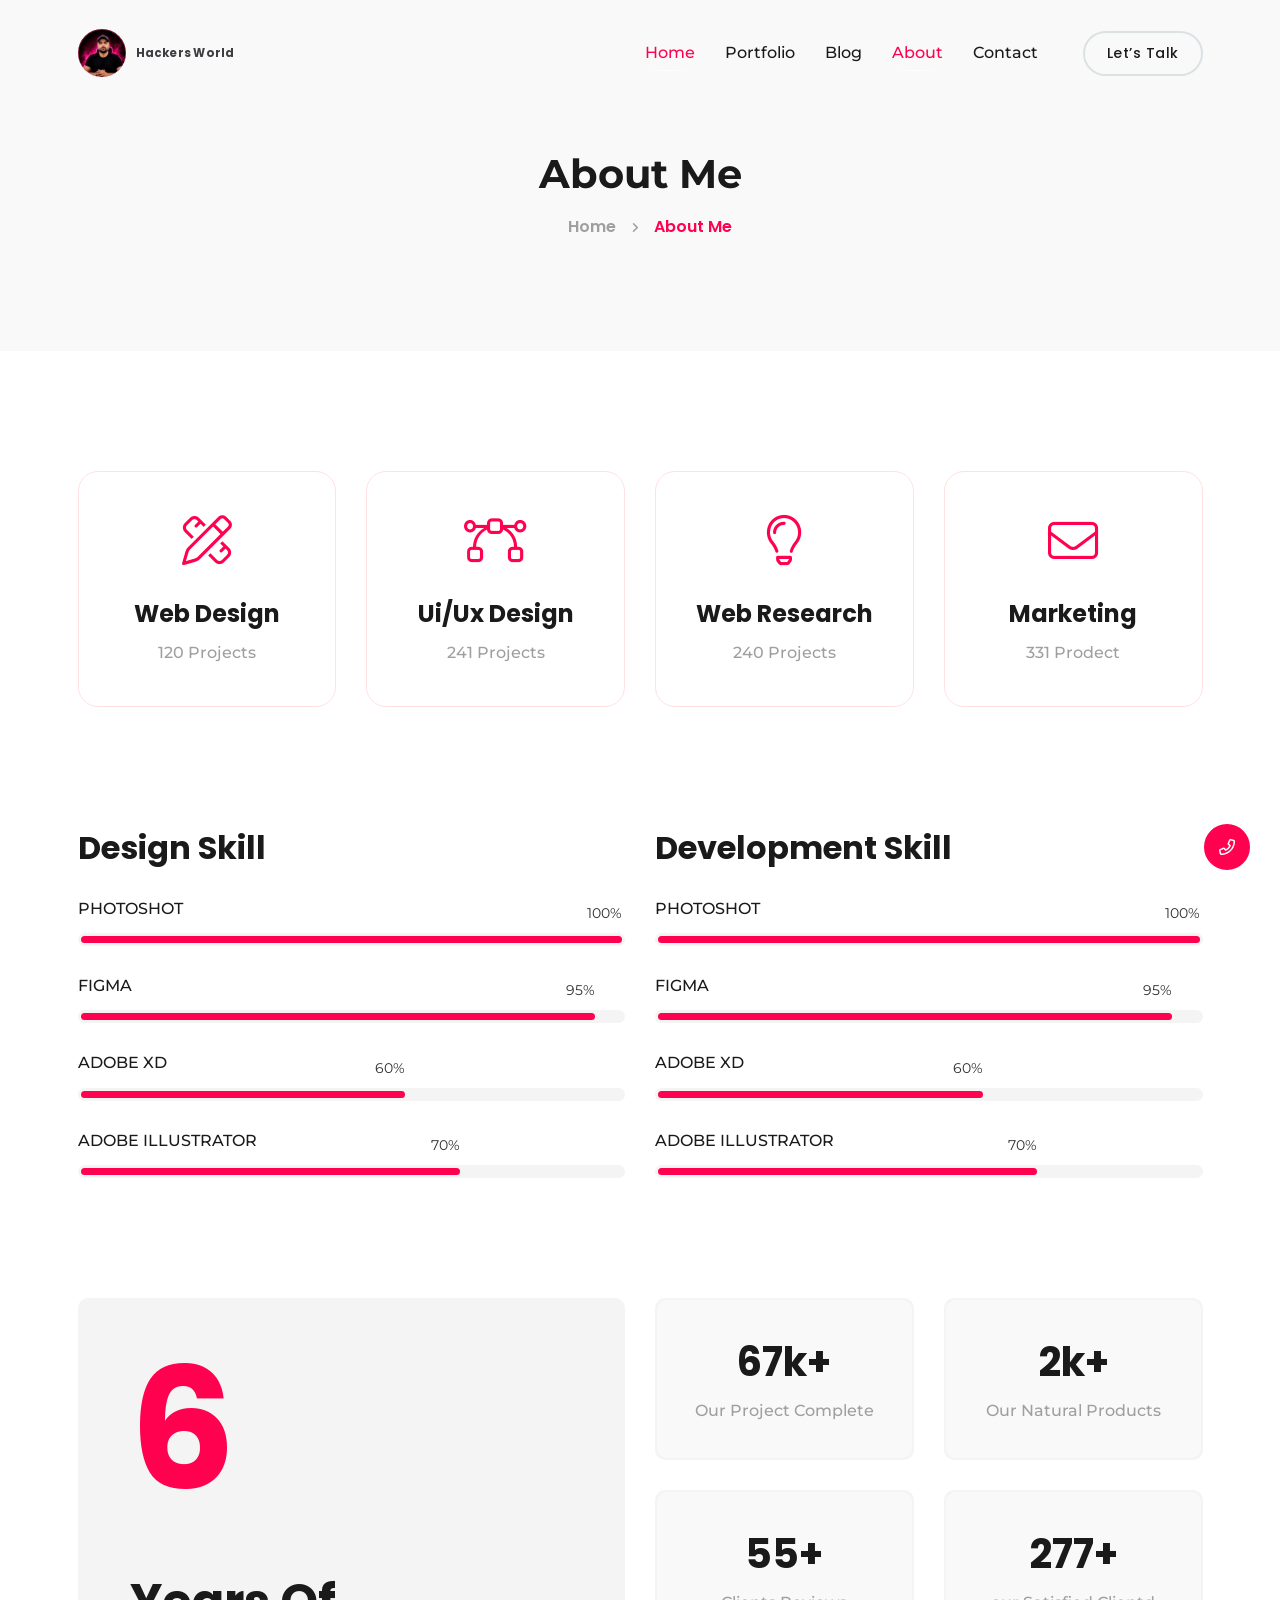
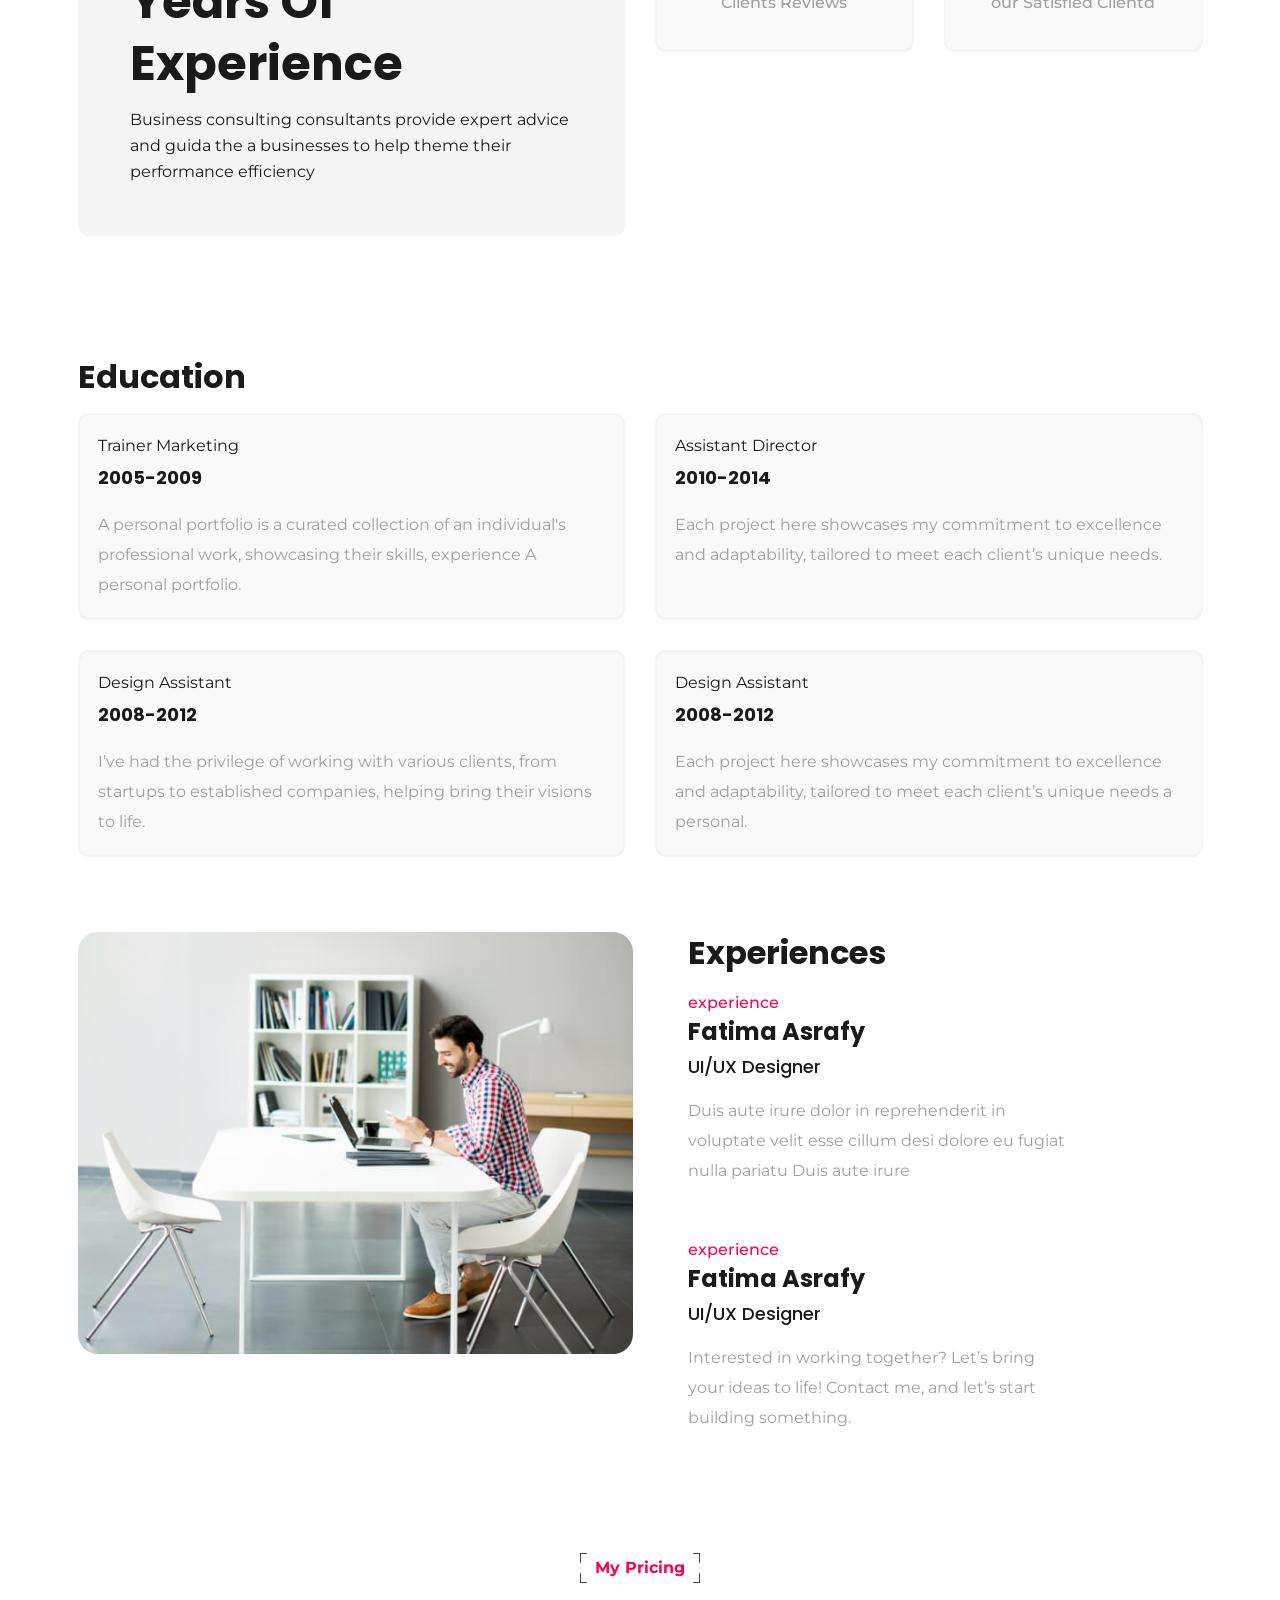
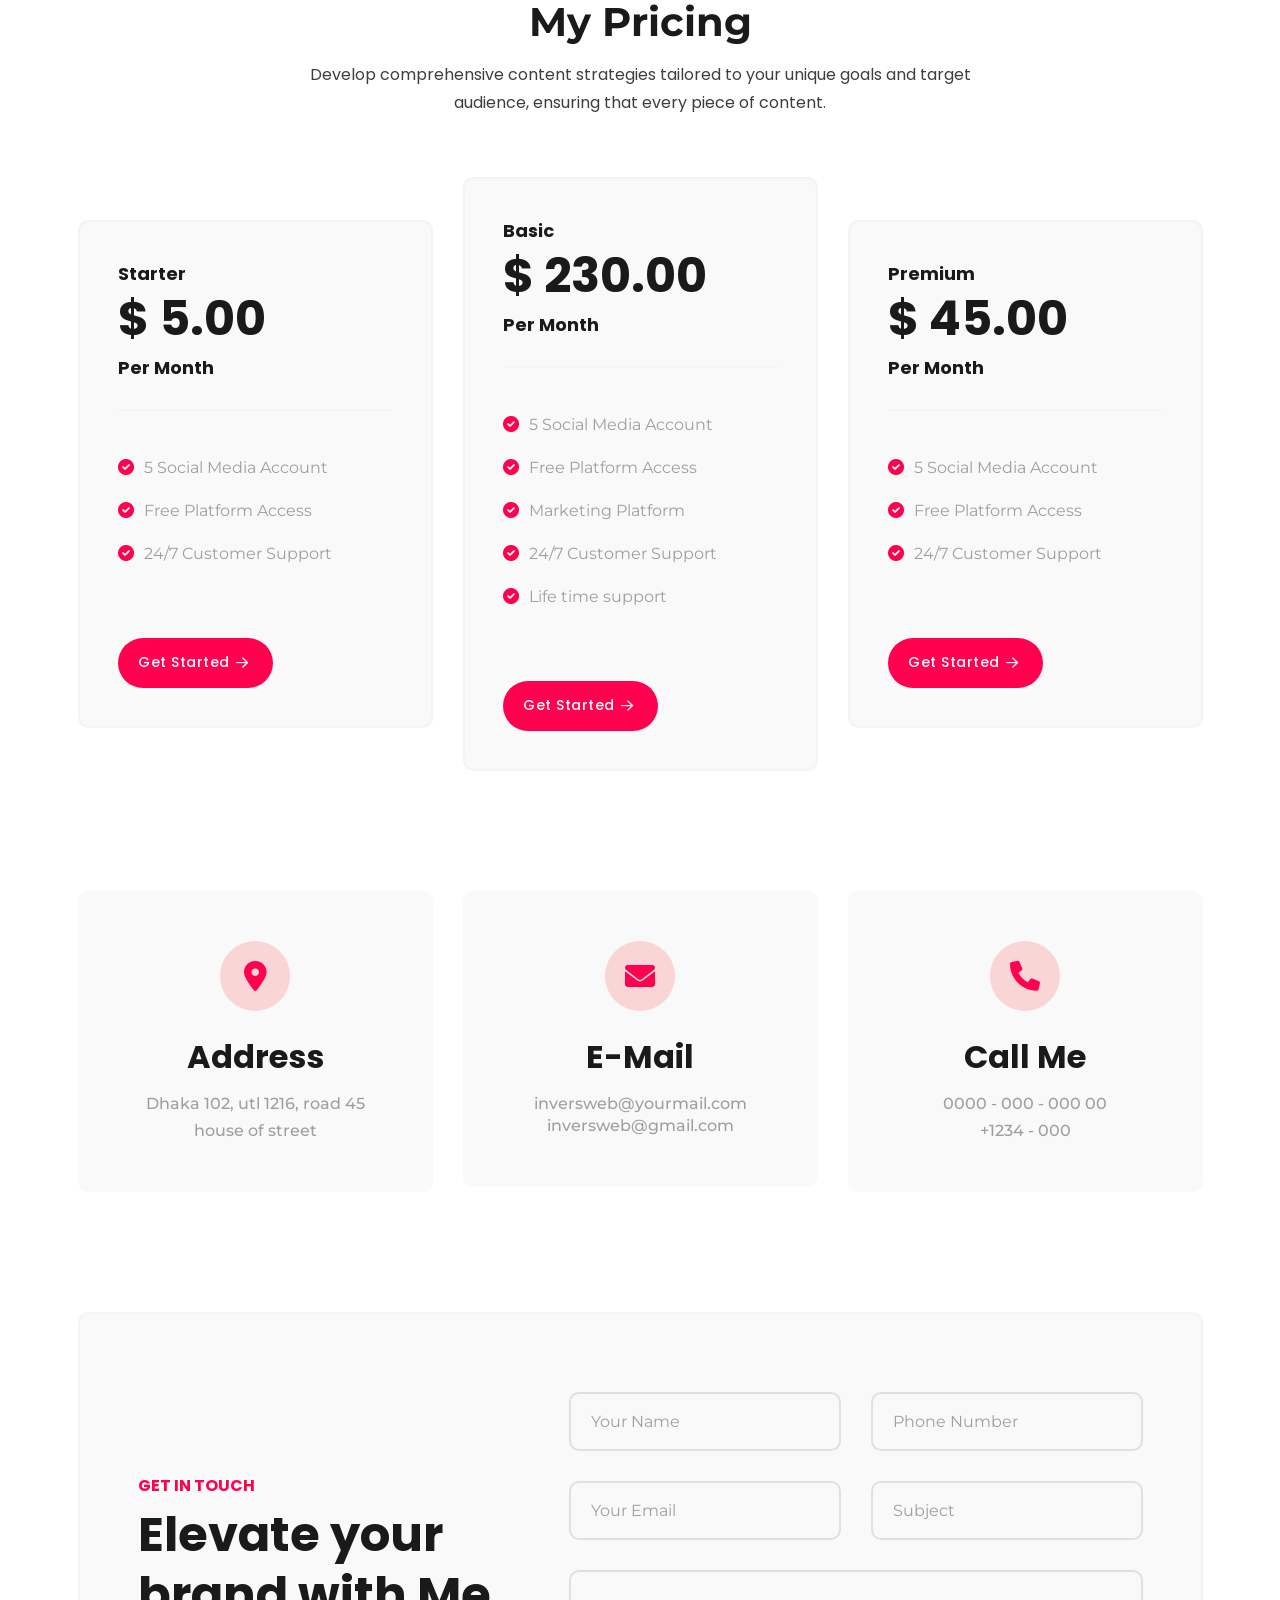
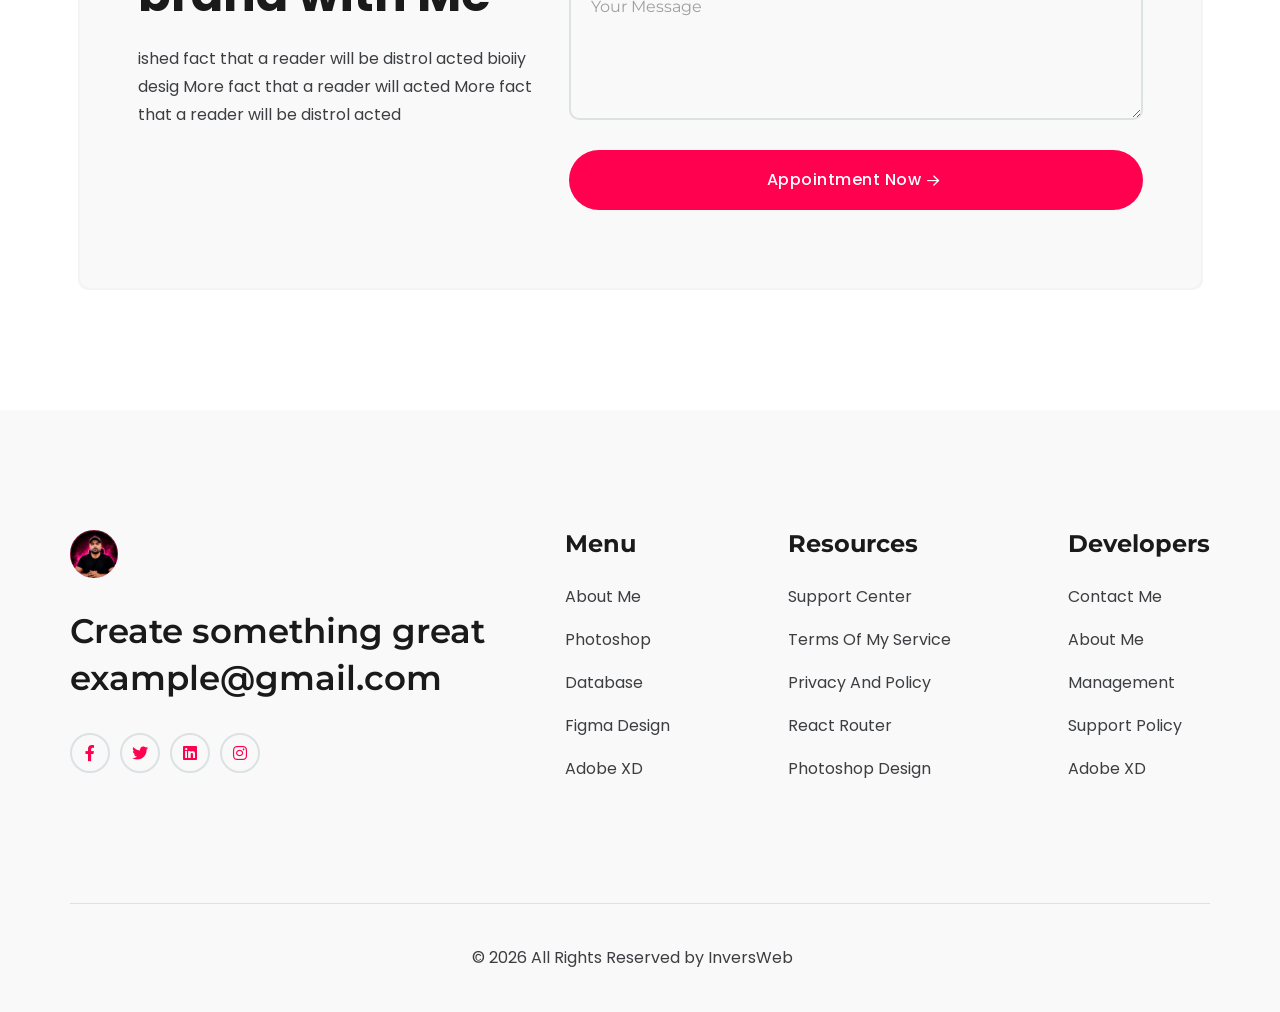
<file: about-light.html>
<!DOCTYPE html>
<html lang="en" prefix="og: https://ogp.me/ns#">

<head>
    <meta charset="UTF-8">
    <meta name="viewport" content="width=device-width, initial-scale=1.0, viewport-fit=cover">
    <meta name="theme-style-mode" content="1">
    <meta http-equiv="X-UA-Compatible" content="IE=edge">
    <meta name="theme-color" content="#e8386d">

    <!-- ========== PRIMARY SEO ========== -->
    <title>About | Chaudhry Mansab Ali - Cyber Security Expert</title>
    <meta name="description" content="Learn about Chaudhry Mansab Ali - Cyber Security Expert, Author and Influencer. Founder of The Hacker Studio, dedicated to making the digital world safer.">
    <meta name="keywords" content="Chaudhry Mansab Ali, About, Cyber Security Expert, The Hacker Studio, Ethical Hacker, Author, Influencer, Pakistan">
    <meta name="author" content="Chaudhry Mansab Ali">
    <meta name="robots" content="index, follow">
    <link rel="canonical" href="https://thehackerstudio.com/about-light.html">

    <!-- ========== OPEN GRAPH ========== -->
    <meta property="og:type" content="profile">
    <meta property="og:site_name" content="The Hacker Studio">
    <meta property="og:title" content="About | Chaudhry Mansab Ali - Cyber Security Expert">
    <meta property="og:description" content="Cyber Security Expert, Author and Influencer. Founder of The Hacker Studio.">
    <meta property="og:url" content="https://thehackerstudio.com/about-light.html">
    <meta property="og:image" content="https://thehackerstudio.com/assets/images/doctor/hero-mansab-v3.jpg">
    <meta property="og:locale" content="en_US">

    <!-- ========== TWITTER CARD ========== -->
    <meta name="twitter:card" content="summary_large_image">
    <meta name="twitter:title" content="About | Chaudhry Mansab Ali - Cyber Security Expert">
    <meta name="twitter:description" content="Cyber Security Expert, Author and Influencer. Founder of The Hacker Studio.">
    <meta name="twitter:image" content="https://thehackerstudio.com/assets/images/doctor/hero-mansab-v3.jpg">

    <!-- ========== FAVICON ========== -->
    <link rel="shortcut icon" type="image/jpeg" href="assets/images/mansab-favicon.jpg">
    <link rel="apple-touch-icon" href="assets/images/mansab-favicon.jpg">

    <!-- CSS ============================================ -->
    <link rel="preload" href="assets/css/vendor/bootstrap.css" as="style" onload="this.rel='stylesheet'">
    <link rel="preload" href="assets/css/vendor/animation.css" as="style" onload="this.rel='stylesheet'">
    <link rel="preload" href="assets/css/plugins/fontawesome.css" as="style" onload="this.rel='stylesheet'">
    <link rel="preload" href="assets/css/plugins/lightbox.css" as="style" onload="this.rel='stylesheet'">
    <link rel="preload" href="assets/css/plugins/box-video.css" as="style" onload="this.rel='stylesheet'">
    <link rel="preload" href="assets/css/plugins/magnific-popup.css" as="style" onload="this.rel='stylesheet'">
    <link rel="preload" href="assets/css/plugins/swiper.css" as="style" onload="this.rel='stylesheet'">
    <link rel="preload" href="assets/css/vendor/spacing.css" as="style" onload="this.rel='stylesheet'">
    <!-- custom css -->
    <link rel="stylesheet" href="assets/css/style.css">
</head>

<body class="primary-light demo-doctor">
    <!-- Preloader Start -->
    <div class="inversweb-preloader is-loading">
        <div class="inversweb-preloader-inner">
            <div class="inversweb-preloader-ball-wrap">
                <div class="inversweb-preloader-ball-inner-wrap">
                    <div class="inversweb-preloader-ball-inner">
                        <div class="inversweb-preloader-ball"></div>
                    </div>
                    <div class="inversweb-preloader-ball-shadow"></div>
                </div>
                <div id="inversweb-weave-anim" class="inversweb-preloader-text">Loading...</div>
            </div>
        </div>
        <div class="inversweb-preloader-overlay"></div>
    </div>
    <!-- Preloader end -->
    <!-- Start Header Area -->
    <header class="tmp-header-area header-one header-defalut-spacing header--sticky header--transparent">
        <div class="container">
            <div class="row">
                <div class="col-lg-12">
                    <div class="header-content">
                        <div class="logo">
                            <a href="index.html" style="display:flex;align-items:center;gap:10px;text-decoration:none;">
                                <img class="logo-dark" src="assets/images/logo/mansab-logo.jpg" alt="Chaudhry Mansab Ali" style="height:48px!important;width:48px!important;max-width:48px!important;border-radius:50%;object-fit:cover;">
                                <img class="logo-white" src="assets/images/logo/mansab-logo.jpg" alt="Chaudhry Mansab Ali" style="height:48px!important;width:48px!important;max-width:48px!important;border-radius:50%;object-fit:cover;">
                                <span style="font-size:1.15rem;font-weight:700;letter-spacing:0.02em;white-space:nowrap;color:inherit;">Hackers World</span>
                            </a>
                        </div>
                        <div class="tmp-header-right">
                            <nav class="tmp-mainmenu-nav d-none d-xl-block">
                                <nav class="navbar-example2">
                                    <ul class="tmp-mainmenu nav nav-pills">
                                        <li class="current"><a href="index.html" class="external">Home</a></li>
                                        <li><a href="index.html#portfolio" class="external">Portfolio</a></li>
                                        <li><a href="https://blog.thehackerstudio.com" target="_blank" rel="noopener" class="external">Blog</a></li>
                                        <li class="current-page"><a href="about-light.html" class="external">About</a></li>
                                        <li><a href="contact-light.html" class="external">Contact</a></li>
                                    </ul>
                                </nav>
                            </nav>
                            <div class="header-btn tmp-button-group d-flex align-items-center">
                                <a class="tmp-btn btn-border tmp-switch-btn btn-sm hover-transform-none radius-round d-none d-sm-block" href="contact-light.html">
                                    <span data-text="Let’s Talk">Let’s Talk</span>
                                </a>
                            </div>
                            <div class="tmp-side-collups-area d-block d-xl-none">
                                <button class="tmp-menu-bars humberger_menu_active"><i class="fa-regular fa-bars-staggered"></i></button>
                            </div>
                        </div>
                    </div>
                </div>
            </div>
        </div>
    </header>
    <!-- End Header Area -->
    <!-- Start Popup Mobile Menu  -->
    <div class="d-block d-xl-none">
        <div class="tmp-popup-mobile-menu">
            <div class="inner">
                <div class="header-top">
                    <div class="logo">
                        <a href="index.html" class="logo-area" style="display:flex;align-items:center;gap:10px;text-decoration:none;">
                            <img class="logo-dark" src="assets/images/logo/mansab-logo.jpg" alt="Chaudhry Mansab Ali" style="height:48px!important;width:48px!important;max-width:48px!important;border-radius:50%;object-fit:cover;">
                            <img class="logo-white" src="assets/images/logo/mansab-logo.jpg" alt="Chaudhry Mansab Ali" style="height:48px!important;width:48px!important;max-width:48px!important;border-radius:50%;object-fit:cover;">
                            <span style="font-size:1.1rem;font-weight:700;letter-spacing:0.02em;white-space:nowrap;color:inherit;">Hackers World</span>
                        </a>
                    </div>

                    <div class="close-menu">
                        <button class="close-button tmp-round-action-btn">
                            <i class="fa-sharp fa-light fa-xmark"></i>
                        </button>
                    </div>
                </div>

                <ul class="tmp-mainmenu">
                    <li><a href="index.html">Home</a></li>
                    <li><a href="index.html#portfolio" class="external">Portfolio</a></li>
                    <li><a href="https://blog.thehackerstudio.com" target="_blank" rel="noopener" class="external">Blog</a></li>
                    <li class="current-page"><a href="about-light.html" class="external">About</a></li>
                    <li><a href="contact-light.html" class="external">Contact</a></li>
                    <li><a href="contact-light.html" style="color:var(--color-primary);font-weight:600;">Let's Talk</a></li>
                </ul>

                <!-- social sharea area -->
                <div class="social-wrapper mt--40">
                    <span class="subtitle">find with me</span>
                    <div class="social-link">
                        <a href="#"><i class="fa-brands fa-instagram"></i></a>
                        <a href="#"><i class="fa-brands fa-linkedin-in"></i></a>
                        <a href="#"><i class="fa-brands fa-twitter"></i></a>
                        <a href="#"><i class="fa-brands fa-facebook-f"></i></a>
                    </div>
                </div>
                <!-- end -->

            </div>
        </div>
    </div>
    <!-- End Popup Mobile Menu  -->

    <div class="breadcrumb-area breadcrumb-bg">
        <div class="container">
            <div class="row">
                <div class="col-lg-12">
                    <div class="breadcrumb-inner text-center">
                        <h1 class="title split-collab">About Me</h1>
                        <ul class="page-list">
                            <li class="tmp-breadcrumb-item"><a href="/">Home</a></li>
                            <li class="icon"><i class="fa-solid fa-angle-right"></i></li>
                            <li class="tmp-breadcrumb-item active">About Me</li>
                        </ul>
                        <!-- <div class="circle-1"></div> -->
                    </div>
                </div>
            </div>
        </div>
    </div>


    <!-- Tpm Service Area Start -->
    <section class="service-area tmp-section-gap">
        <div class="container">
            <div class="row g-5 justify-content-center">
                <div class="col-lg-3 col-md-4 col-sm-6">
                    <div class="service-card-v1 tmp-scroll-trigger tmp-fade-in animation-order-1 tmp-link-animation">
                        <div class="service-card-icon">
                            <i class="fa-light fa-pen-ruler"></i>
                        </div>
                        <h2 class="service-title h4"><a href="service-details.html">Web Design</a></h2>
                        <p class="service-para">120 Projects</p>
                    </div>
                </div>
                <div class="col-lg-3 col-md-4 col-sm-6">
                    <div class="service-card-v1 tmp-scroll-trigger tmp-fade-in animation-order-2 tmp-link-animation">
                        <div class="service-card-icon">
                            <i class="fa-light fa-bezier-curve"></i>
                        </div>
                        <h2 class="service-title h4"><a href="service-details.html">Ui/Ux Design</a></h2>
                        <p class="service-para">241 Projects</p>
                    </div>
                </div>
                <div class="col-lg-3 col-md-4 col-sm-6">
                    <div class="service-card-v1 tmp-scroll-trigger tmp-fade-in animation-order-3 tmp-link-animation">
                        <div class="service-card-icon">
                            <i class="fa-light fa-lightbulb"></i>
                        </div>
                        <h2 class="service-title h4"><a href="service-details.html">Web Research</a></h2>
                        <p class="service-para">240 Projects</p>
                    </div>
                </div>
                <div class="col-lg-3 col-md-4 col-sm-6">
                    <div class="service-card-v1 tmp-scroll-trigger tmp-fade-in animation-order-4 tmp-link-animation">
                        <div class="service-card-icon">
                            <i class="fa-light fa-envelope"></i>
                        </div>
                        <h2 class="service-title h4"><a href="service-details.html">Marketing</a></h2>
                        <p class="service-para">331 Prodect</p>
                    </div>
                </div>
            </div>
        </div>
    </section>
    <!-- Tpm Service Area End -->


    <!-- tmp skill area start -->
    <div class="tmp-skill-area tmp-section-gapBottom">
        <div class="container">
            <div class="row">
                <div class="inner">
                    <div class="row g-5">
                        <div class="col-lg-6">
                            <div class="progress-wrapper">
                                <div class="content">
                                    <h2 class="custom-title mb--30 tmp-scroll-trigger tmp-fade-in animation-order-1">
                                        Design Skill <span></span>
                                    </h2>
                                    <!-- Start Single Progress Charts -->
                                    <div class="progress-charts">
                                        <h3 class="h6 heading heading-h6">
                                            PHOTOSHOT</h3>
                                        <div class="progress">
                                            <div class="progress-bar wow fadeInLeft" data-wow-duration="0.5s" data-wow-delay=".3s" role="progressbar" style="width: 100%; visibility: visible; animation-duration: 0.5s; animation-delay: 0.3s; animation-name: fadeInLeft;" aria-valuenow="85" aria-valuemin="0" aria-valuemax="100">
                                                <span class="percent-label">100%</span>
                                            </div>
                                        </div>
                                    </div>
                                    <!-- End Single Progress Charts -->

                                    <!-- Start Single Progress Charts -->
                                    <div class="progress-charts">
                                        <h3 class="h6 heading heading-h6">
                                            FIGMA</h3>
                                        <div class="progress">
                                            <div class="progress-bar wow fadeInLeft" data-wow-duration="0.6s" data-wow-delay=".4s" role="progressbar" style="width: 95%; visibility: visible; animation-duration: 0.6s; animation-delay: 0.4s; animation-name: fadeInLeft;" aria-valuenow="85" aria-valuemin="0" aria-valuemax="100">
                                                <span class="percent-label">95%</span>
                                            </div>
                                        </div>
                                    </div>
                                    <!-- End Single Progress Charts -->

                                    <!-- Start Single Progress Charts -->
                                    <div class="progress-charts">
                                        <h3 class="h6 heading heading-h6">
                                            ADOBE XD</h3>
                                        <div class="progress">
                                            <div class="progress-bar wow fadeInLeft" data-wow-duration="0.7s" data-wow-delay=".5s" role="progressbar" style="width: 60%; visibility: visible; animation-duration: 0.7s; animation-delay: 0.5s; animation-name: fadeInLeft;" aria-valuenow="85" aria-valuemin="0" aria-valuemax="100">
                                                <span class="percent-label">60%</span>
                                            </div>
                                        </div>
                                    </div>
                                    <!-- End Single Progress Charts -->

                                    <!-- Start Single Progress Charts -->
                                    <div class="progress-charts">
                                        <h3 class="h6 heading heading-h6">
                                            ADOBE ILLUSTRATOR</h3>
                                        <div class="progress">
                                            <div class="progress-bar wow fadeInLeft" data-wow-duration="0.8s" data-wow-delay=".6s" role="progressbar" style="width: 70%; visibility: visible; animation-duration: 0.8s; animation-delay: 0.6s; animation-name: fadeInLeft;" aria-valuenow="85" aria-valuemin="0" aria-valuemax="100">
                                                <span class="percent-label">70%</span>
                                            </div>
                                        </div>
                                    </div>
                                    <!-- End Single Progress Charts -->

                                </div>
                            </div>
                        </div>
                        <div class="col-lg-6">
                            <div class="progress-wrapper">
                                <div class="content">
                                    <h2 class="custom-title mb--30 tmp-scroll-trigger tmp-fade-in animation-order-1">
                                        Development Skill <span></span>
                                    </h2>
                                    <!-- Start Single Progress Charts -->
                                    <div class="progress-charts">
                                        <h3 class="h6 heading heading-h6">
                                            PHOTOSHOT</h3>
                                        <div class="progress">
                                            <div class="progress-bar wow fadeInLeft" data-wow-duration="0.5s" data-wow-delay=".3s" role="progressbar" style="width: 100%; visibility: visible; animation-duration: 0.5s; animation-delay: 0.3s; animation-name: fadeInLeft;" aria-valuenow="85" aria-valuemin="0" aria-valuemax="100">
                                                <span class="percent-label">100%</span>
                                            </div>
                                        </div>
                                    </div>
                                    <!-- End Single Progress Charts -->

                                    <!-- Start Single Progress Charts -->
                                    <div class="progress-charts">
                                        <h3 class="h6 heading heading-h6">
                                            FIGMA</h3>
                                        <div class="progress">
                                            <div class="progress-bar wow fadeInLeft" data-wow-duration="0.6s" data-wow-delay=".4s" role="progressbar" style="width: 95%; visibility: visible; animation-duration: 0.6s; animation-delay: 0.4s; animation-name: fadeInLeft;" aria-valuenow="85" aria-valuemin="0" aria-valuemax="100">
                                                <span class="percent-label">95%</span>
                                            </div>
                                        </div>
                                    </div>
                                    <!-- End Single Progress Charts -->

                                    <!-- Start Single Progress Charts -->
                                    <div class="progress-charts">
                                        <h3 class="h6 heading heading-h6">
                                            ADOBE XD</h3>
                                        <div class="progress">
                                            <div class="progress-bar wow fadeInLeft" data-wow-duration="0.7s" data-wow-delay=".5s" role="progressbar" style="width: 60%; visibility: visible; animation-duration: 0.7s; animation-delay: 0.5s; animation-name: fadeInLeft;" aria-valuenow="85" aria-valuemin="0" aria-valuemax="100">
                                                <span class="percent-label">60%</span>
                                            </div>
                                        </div>
                                    </div>
                                    <!-- End Single Progress Charts -->

                                    <!-- Start Single Progress Charts -->
                                    <div class="progress-charts">
                                        <h3 class="h6 heading heading-h6">
                                            ADOBE ILLUSTRATOR</h3>
                                        <div class="progress">
                                            <div class="progress-bar wow fadeInLeft" data-wow-duration="0.8s" data-wow-delay=".6s" role="progressbar" style="width: 70%; visibility: visible; animation-duration: 0.8s; animation-delay: 0.6s; animation-name: fadeInLeft;" aria-valuenow="85" aria-valuemin="0" aria-valuemax="100">
                                                <span class="percent-label">70%</span>
                                            </div>
                                        </div>
                                    </div>
                                    <!-- End Single Progress Charts -->

                                </div>
                            </div>
                        </div>
                    </div>
                </div>
            </div>
        </div>
    </div>
    <!-- tmp skill area end -->

    <!-- Tpm Counter Area Start -->
    <section class="counter-area tmp-section-gapBottom">
        <div class="container">
            <div class="row g-5">
                <div class="col-12 col-lg-6 col-xl-6 col-xxl-6">
                    <div class="year-of-expariance-wrapper bg-blur-style-one tmp-scroll-trigger tmp-fade-in animation-order-1">
                        <div class="year-expariance-wrap">
                            <h2 class="year-number"><span class="counter">25 </span> </h2>
                            <h3 class="year-title">Years Of <br> experience</h3>
                        </div>
                        <p class="year-para">Business consulting consultants provide expert advice and guida the a
                            businesses to help theme their performance efficiency</p>
                    </div>
                </div>
                <div class="col-12 col-lg-6 col-xl-6 col-xxl-6">
                    <div class="counter-area-right-content">
                        <div class="row g-5">
                            <div class="col-lg-6 col-sm-6 col-12">
                                <div class="counter-card invonhover tmp-scroll-trigger tmp-fade-in animation-order-1">
                                    <h3 class="counter-title"><span class="counter">250</span>k+
                                    </h3>
                                    <p class="counter-para">Our Project Complete</p>
                                </div>
                            </div>
                            <div class="col-lg-6 col-sm-6 col-12">
                                <div class="counter-card invonhover tmp-scroll-trigger tmp-fade-in animation-order-2">
                                    <h3 class="counter-title"><span class="counter">10</span>k+
                                    </h3>
                                    <p class="counter-para">Our Natural Products</p>
                                </div>
                            </div>
                            <div class="col-lg-6 col-sm-6 col-12">
                                <div class="counter-card invonhover tmp-scroll-trigger tmp-fade-in animation-order-3">
                                    <h3 class="counter-title"><span class="counter">200</span>+
                                    </h3>
                                    <p class="counter-para">Clients Reviews</p>
                                </div>
                            </div>
                            <div class="col-lg-6 col-sm-6 col-12">
                                <div class="counter-card invonhover tmp-scroll-trigger tmp-fade-in animation-order-4">
                                    <h3 class="counter-title"><span class="counter">1000</span>+
                                    </h3>
                                    <p class="counter-para">our Satisfied Clientd</p>
                                </div>
                            </div>
                        </div>
                    </div>
                </div>
            </div>
        </div>
    </section>
    <!-- Tpm Counter Area End -->


    <!-- Tpm Education Experience Area Start -->
    <section class="education-experience tmp-section-gapBottom">
        <div class="container">
            <h2 class="custom-title mb-32 tmp-scroll-trigger tmp-fade-in animation-order-1">Education
            </h2>
            <div class="row g-5">
                <div class="col-lg-6 col-sm-6">
                    <div class="education-experience-card invonhover tmp-scroll-trigger tmp-fade-in animation-order-1">
                        <h2 class="h4 edu-sub-title">Trainer Marketing</h2>
                        <h2 class="edu-title">2005-2009</h2>
                        <p class="edu-para">A personal portfolio is a curated collection of an individual's professional
                            work, showcasing their skills, experience A personal portfolio.</p>
                    </div>
                </div>
                <div class="col-lg-6 col-sm-6">
                    <div class="education-experience-card invonhover tmp-scroll-trigger tmp-fade-in animation-order-2">
                        <h2 class="h4 edu-sub-title">Assistant Director</h2>
                        <h2 class="edu-title">2010-2014</h2>
                        <p class="edu-para">Each project here showcases my commitment to excellence and adaptability, tailored to meet each client’s unique needs.</p>
                    </div>
                </div>
                <div class="col-lg-6 col-sm-6">
                    <div class="education-experience-card invonhover tmp-scroll-trigger tmp-fade-in animation-order-3">
                        <h2 class="h4 edu-sub-title">Design Assistant</h2>
                        <h2 class="edu-title">2008-2012</h2>
                        <p class="edu-para">I’ve had the privilege of working with various clients, from startups to established companies, helping bring their visions to life.</p>
                    </div>
                </div>
                <div class="col-lg-6 col-sm-6">
                    <div class="education-experience-card invonhover tmp-scroll-trigger tmp-fade-in animation-order-4">
                        <h2 class="h4 edu-sub-title">Design Assistant</h2>
                        <h2 class="edu-title">2008-2012</h2>
                        <p class="edu-para">Each project here showcases my commitment to excellence and adaptability, tailored to meet each client’s unique needs a personal.</p>
                    </div>
                </div>
            </div>
            <div class="experiences-wrapper v2">
                <div class="row">
                    <div class="col-lg-6">
                        <div class="experiences-wrap-right-content">
                            <img class="tmp-scroll-trigger tmp-zoom-in animation-order-1" src="assets/images/common/expert-img-two.jpg" alt="expert-img">
                        </div>
                    </div>
                    <div class="col-lg-6">
                        <div class="experiences-wrap-left-content">

                            <h2 class="custom-title mb-32 tmp-scroll-trigger tmp-fade-in animation-order-1">Experiences</h2>
                            <div class="experience-content tmp-scroll-trigger tmp-fade-in animation-order-1">
                                <p class="ex-subtitle">experience</p>
                                <h2 class="ex-name">Fatima Asrafy</h2>
                                <h3 class="ex-title">UI/UX Designer</h3>
                                <p class="ex-para">Duis aute irure dolor in reprehenderit in voluptate velit esse cillum
                                    desi dolore eu fugiat nulla pariatu Duis aute irure</p>
                            </div>

                            <div class="experience-content tmp-scroll-trigger tmp-fade-in animation-order-2">
                                <p class="ex-subtitle">experience</p>
                                <h2 class="ex-name">Fatima Asrafy</h2>
                                <h3 class="ex-title">UI/UX Designer</h3>
                                <p class="ex-para">Interested in working together? Let’s bring your ideas to life! Contact me, and let’s start building something.</p>
                            </div>

                        </div>
                    </div>
                </div>
            </div>
        </div>
    </section>
    <!-- Tpm Education Experience Area End -->

    <!-- tmp pricing area start -->
    <div class="tmp-pricing-area-start">
        <div class="container">
            <!-- Start Section Title  -->
            <div class="row justify-content-center">
                <div class="col-lg-12">
                    <div class="tmp-section-content mb--60 text-center">
                        <div class="tmp-fsb tmp-scroll-trigger tmp-fade-in animation-order-1">
                            <div class="border-left"></div>
                            <div class="border-right"></div>
                            <h2 class="subtitle h6">My Pricing</h2>
                        </div>
                        <h2 class="tmp-section-title fw-bold mt-4 mb-4 tmp-scroll-trigger tmp-fade-in animation-order-2">My Pricing</h2>
                        <p class="tmp-section-desc mx-auto tmp-scroll-trigger tmp-fade-in animation-order-3">Develop comprehensive content strategies tailored to your unique goals and target audience, ensuring that every piece of content.</p>
                    </div>
                </div>
            </div>
            <!-- End Section Title  -->
            <div class="row g-5 align-items-center">

                <div class="col-lg-4 col-md-6">
                    <div class="price-plan-card invonhover blur-style-two tmp-scroll-trigger tmp-fade-in animation-order-1">
                        <span class="price-sub-title">Starter</span>
                        <h3 class="main-price">$ 5.00</h3>
                        <p class="per-month">Per Month</p>
                        <div class="check-box">
                            <ul>
                                <li>
                                    <div class="check-box-item">
                                        <div class="box-icon">
                                            <i class="fa-solid fa-circle-check"></i>
                                        </div>
                                        <p class="box-para">5 Social Media Account</p>
                                    </div>
                                </li>
                                <li>
                                    <div class="check-box-item">
                                        <div class="box-icon">
                                            <i class="fa-solid fa-circle-check"></i>
                                        </div>
                                        <p class="box-para">Free Platform Access</p>
                                    </div>
                                </li>
                                <li>
                                    <div class="check-box-item">
                                        <div class="box-icon">
                                            <i class="fa-solid fa-circle-check"></i>
                                        </div>
                                        <p class="box-para">24/7 Customer Support</p>
                                    </div>
                                </li>
                            </ul>
                        </div>
                        <div class="tmp-button-here">
                            <a class="tmp-btn hover-icon-reverse btn-md radius-round" href="contact.html">
                                <span class="icon-reverse-wrapper">
                                <span class="btn-text">Get Started</span>
                                <span class="btn-icon"><i class="fa-sharp fa-regular fa-arrow-right"></i></span>
                                <span class="btn-icon"><i class="fa-sharp fa-regular fa-arrow-right"></i></span>
                                </span>
                            </a>
                        </div>
                    </div>
                </div>
                <div class="col-lg-4 col-md-6 tmp-scroll-trigger tmp-fade-in animation-order-2">
                    <div class="price-plan-card invonhover blur-style-two active">
                        <span class="price-sub-title">Basic</span>
                        <h3 class="main-price">$ 230.00</h3>
                        <p class="per-month">Per Month</p>
                        <div class="check-box">
                            <ul>
                                <li>
                                    <div class="check-box-item">
                                        <div class="box-icon">
                                            <i class="fa-solid fa-circle-check"></i>
                                        </div>
                                        <p class="box-para">5 Social Media Account</p>
                                    </div>
                                </li>
                                <li>
                                    <div class="check-box-item">
                                        <div class="box-icon">
                                            <i class="fa-solid fa-circle-check"></i>
                                        </div>
                                        <p class="box-para">Free Platform Access</p>
                                    </div>
                                </li>
                                <li>
                                    <div class="check-box-item">
                                        <div class="box-icon">
                                            <i class="fa-solid fa-circle-check"></i>
                                        </div>
                                        <p class="box-para">Marketing Platform</p>
                                    </div>
                                </li>
                                <li>
                                    <div class="check-box-item">
                                        <div class="box-icon">
                                            <i class="fa-solid fa-circle-check"></i>
                                        </div>
                                        <p class="box-para">24/7 Customer Support</p>
                                    </div>
                                </li>
                                <li>
                                    <div class="check-box-item">
                                        <div class="box-icon">
                                            <i class="fa-solid fa-circle-check"></i>
                                        </div>
                                        <p class="box-para">Life time support</p>
                                    </div>
                                </li>
                            </ul>
                        </div>
                        <div class="tmp-button-here">
                            <a class="tmp-btn hover-icon-reverse btn-md radius-round" href="contact.html">
                                <span class="icon-reverse-wrapper">
                    <span class="btn-text">Get Started</span>
                                <span class="btn-icon"><i class="fa-sharp fa-regular fa-arrow-right"></i></span>
                                <span class="btn-icon"><i class="fa-sharp fa-regular fa-arrow-right"></i></span>
                                </span>
                            </a>
                        </div>
                    </div>
                </div>
                <div class="col-lg-4 col-md-6">
                    <div class="price-plan-card invonhover blur-style-two tmp-scroll-trigger tmp-fade-in animation-order-3">
                        <span class="price-sub-title">Premium</span>
                        <h3 class="main-price">$ 45.00</h3>
                        <p class="per-month">Per Month</p>
                        <div class="check-box">
                            <ul>
                                <li>
                                    <div class="check-box-item">
                                        <div class="box-icon">
                                            <i class="fa-solid fa-circle-check"></i>
                                        </div>
                                        <p class="box-para">5 Social Media Account</p>
                                    </div>
                                </li>
                                <li>
                                    <div class="check-box-item">
                                        <div class="box-icon">
                                            <i class="fa-solid fa-circle-check"></i>
                                        </div>
                                        <p class="box-para">Free Platform Access</p>
                                    </div>
                                </li>
                                <li>
                                    <div class="check-box-item">
                                        <div class="box-icon">
                                            <i class="fa-solid fa-circle-check"></i>
                                        </div>
                                        <p class="box-para">24/7 Customer Support</p>
                                    </div>
                                </li>
                            </ul>
                        </div>
                        <div class="tmp-button-here">

                            <a class="tmp-btn hover-icon-reverse btn-md radius-round" href="contact.html">
                                <span class="icon-reverse-wrapper">
                                <span class="btn-text">Get Started</span>
                                <span class="btn-icon"><i class="fa-sharp fa-regular fa-arrow-right"></i></span>
                                <span class="btn-icon"><i class="fa-sharp fa-regular fa-arrow-right"></i></span>
                                </span>
                            </a>

                        </div>
                    </div>
                </div>

            </div>


        </div>
    </div>
    <!-- tmp pricing area start end-->


    <div class="contact-area-wrapper tmp-section-gap">
        <div class="container">
            <div class="contact-info-wrap">
                <div class="row g-5">
                    <div class="col-lg-4 col-md-6">
                        <div class="contact-info invonhover tmp-scroll-trigger tmp-fade-in animation-order-1">
                            <div class="contact-icon">
                                <i class="fa-solid fa-location-dot"></i>
                            </div>
                            <h3 class="title">Address</h3>
                            <p class="para">Dhaka 102, utl 1216, road 45</p>
                            <p class="para">house of street</p>
                        </div>
                    </div>
                    <div class="col-lg-4 col-md-6">
                        <div class="contact-info invonhover tmp-scroll-trigger tmp-fade-in animation-order-2">
                            <div class="contact-icon">
                                <i class="fa-solid fa-envelope"></i>
                            </div>
                            <h3 class="title">E-mail</h3>
                            <a href="mailto:inversweb@gmail.com">
                                <p class="para">inversweb@yourmail.com</p>
                            </a>
                            <a href="mailto:inversweb@gmail.com">
                                <p class="para">inversweb@gmail.com</p>
                            </a>
                        </div>
                    </div>
                    <div class="col-lg-4 col-md-6">
                        <div class="contact-info invonhover tmp-scroll-trigger tmp-fade-in animation-order-3">
                            <div class="contact-icon">
                                <i class="fa-solid fa-phone"></i>
                            </div>
                            <h3 class="title">Call Me</h3>
                            <p class="para">0000 - 000 - 000 00</p>
                            <p class="para">+1234 - 000</p>
                        </div>
                    </div>
                </div>
            </div>
        </div>

        <!-- Tpm Get In touch start -->
        <section class="get-in-touch-area tmp-section-gapTop">
            <div class="container">
                <div class="contact-get-in-touch-wrap">
                    <div class="get-in-touch-wrapper invonhover">
                        <div class="row g-5 align-items-center">
                            <div class="col-lg-5">
                                <div class="section-head text-align-left">
                                    <div class="section-sub-title tmp-scroll-trigger tmp-fade-in animation-order-1">
                                        <span class="subtitle">GET IN TOUCH</span>
                                    </div>
                                    <h2 class="title split-collab tmp-scroll-trigger tmp-fade-in animation-order-2">Elevate your brand with Me </h2>
                                    <p class="description tmp-scroll-trigger tmp-fade-in animation-order-3">ished fact that a reader will be
                                        distrol acted bioiiy desig
                                        More fact that a reader will acted More fact that a reader will be distrol
                                        acted </p>
                                </div>
                            </div>
                            <div class="col-lg-7">
                                <div class="contact-inner">
                                    <div class="contact-form-inner-page">
                                        <div id="form-messages" class="error"></div>
                                        <form class="tmp-dynamic-form" id="contact-form" method="POST" action="mailer.php">
                                            <div class="contact-form-wrapper g-5 row">
                                                <div class="col-lg-6">
                                                    <div class="form-group">
                                                        <input class="input-field" name="name" id="contact-name" placeholder="Your Name" type="text" required>
                                                    </div>
                                                </div>

                                                <div class="col-lg-6">
                                                    <div class="form-group">
                                                        <input class="input-field" id="contact-phone" placeholder="Phone Number" type="tel" required>
                                                    </div>
                                                </div>

                                                <div class="col-lg-6">
                                                    <div class="form-group">
                                                        <input class="input-field" id="contact-email" name="email" placeholder="Your Email" type="email" required>
                                                    </div>
                                                </div>

                                                <div class="col-lg-6">
                                                    <div class="form-group">
                                                        <input class="input-field" type="text" id="subject" name="subject" placeholder="Subject">
                                                    </div>
                                                </div>

                                                <div class="col-lg-12">
                                                    <div class="form-group">
                                                        <textarea class="input-field" placeholder="Your Message" name="message" id="contact-message" required></textarea>
                                                    </div>
                                                </div>

                                                <div class="col-lg-12">
                                                    <div class="tmp-button-here">
                                                        <button class="tmp-btn hover-icon-reverse radius-round w-100" name="submit" type="submit" id="submit">
                                                            <span class="icon-reverse-wrapper">
                                        <span class="btn-text">Appointment Now</span>
                                                            <span class="btn-icon"><i class="fa-sharp fa-regular fa-arrow-right"></i></span>
                                                            <span class="btn-icon"><i class="fa-sharp fa-regular fa-arrow-right"></i></span>
                                                            </span>
                                                        </button>
                                                    </div>
                                                </div>
                                            </div>
                                        </form>
                                    </div>
                                </div>
                            </div>
                        </div>
                    </div>
                </div>
            </div>
        </section>
        <!-- Tpm Get In touch End -->

    </div>


    <!-- footer section -->
    <footer class="tmp-footer footer-2-bg">
        <div class="container">
            <div class="row">
                <div class="tmp-footer-wrapper tmp-section-padding tmp-border-bottom gap-5 d-flex justify-content-between">
                    <div class="tmp-footer-left min-fit mr-50">
                        <a href="index.html" class="tmp-footer-logo mb-1">
                            <img class="logo-image" src="assets/images/logo/mansab-logo.jpg" alt="Chaudhry Mansab Ali" style="height:48px;width:48px;border-radius:50%;object-fit:cover;vertical-align:middle;margin-right:8px;">
                        </a>
                        <h3 class="tmp-footer-mail mt-5 mb-5 d-block h4">
                            Create something great
                            <a class="hover-moving-primary" href="mailto:example@gmail.com">example@gmail.com</a>
                        </h3>

                        <div class="tmp-social-default sm-size justify-content-start">
                            <a href="https://facebook.com" target="_blank" class="tmp-social-item" aria-label="facebook"><i class="fab fa-facebook-f"></i></a>
                            <a href="https://twitter.com" target="_blank" class="tmp-social-item" aria-label="twitter"><i class="fab fa-twitter"></i></a>
                            <a href="https://linkedin.com" target="_blank" class="tmp-social-item" aria-label="linkedin"><i class="fab fa-linkedin"></i></a>
                            <a href="https://instagram.com" target="_blank" class="tmp-social-item" aria-label="instagram"><i class="fab fa-instagram"></i></a>
                        </div>
                    </div>
                    <div class="tmp-footer-menus if-photography d-flex justify-content-between w-100">
                        <div class="tmp-widget">
                            <div class="tmp-widget-title">
                                <h4>Menu</h4>
                            </div>
                            <div class="tmp-widget-menu">
                                <ul class="list-unstyled link-hover-animation mb-0">
                                    <li><a href="#" aria-label="About Me">About Me</a></li>
                                    <li><a href="#" aria-label="Photoshop">Photoshop</a></li>
                                    <li><a href="#" aria-label="Database">Database</a></li>
                                    <li><a href="#" aria-label="Figma Design">Figma Design</a></li>
                                    <li><a href="#" aria-label="Adobe XD">Adobe XD</a></li>
                                </ul>
                            </div>
                        </div>

                        <div class="tmp-widget">
                            <div class="tmp-widget-title">
                                <h4>Resources</h4>
                            </div>
                            <div class="tmp-widget-menu">
                                <ul class="list-unstyled link-hover-animation mb-0">
                                    <li><a href="#" aria-label="Support Center">Support Center</a></li>
                                    <li><a href="#" aria-label="Terms of My Service">Terms of My Service</a></li>
                                    <li><a href="#" aria-label="Privacy and Policyl">Privacy and Policy</a></li>
                                    <li><a href="#" aria-label="React Router">React Router</a></li>
                                    <li><a href="#" aria-label="Photoshop Design">Photoshop Design</a></li>
                                </ul>
                            </div>
                        </div>

                        <div class="tmp-widget">
                            <div class="tmp-widget-title">
                                <h4>Developers</h4>
                            </div>
                            <div class="tmp-widget-menu">
                                <ul class="list-unstyled link-hover-animation mb-0">
                                    <li><a href="#" aria-label="Contact">Contact Me</a></li>
                                    <li><a href="#" aria-label="About Me">About Me</a></li>
                                    <li><a href="#" aria-label="Management">Management</a></li>
                                    <li><a href="#" aria-label="Support Policy">Support Policy</a></li>
                                    <li><a href="#" aria-label="Adobe XD">Adobe XD</a></li>
                                </ul>
                            </div>
                        </div>
                    </div>
                </div>
            </div>
        </div>
        <div class="container">
            <div class="row justify-content-center w-100 text-center">
                <div class="tmp-copyright py-6">
                    <p>&copy; <span id="year"></span> All Rights Reserved by <a class="hover-moving-primary" target="_blank" href="https://themeforest.net/user/inversweb">InversWeb</a> </p>
                </div>
            </div>
        </div>
    </footer>
    <!-- footer section end -->


    <div class="modal tmp-modal fade" id="exampleModalService" role="dialog" aria-modal="true">
        <div class="modal-dialog modal-dialog-centered" role="document">
            <div class="modal-content">
                <div class="modal-header">
                    <button type="button" class="close like-button" data-bs-dismiss="modal" aria-label="Close">
                        <span aria-hidden="true"><i class="fa-sharp fa-light fa-xmark"></i></span>
                    </button>
                </div>
                <div class="modal-body">
                    <div class="row g-5 align-items-center">

                        <div class="col-lg-12">
                            <div class="portfolio-popup-thumbnail">
                                <div class="image">
                                    <img class="w-100" src="assets/images/services/service-detials-popup.webp" alt="slide">
                                </div>
                            </div>
                        </div>

                        <div class="col-lg-12">
                            <div class="text-content-pd">
                                <span class="category">Development</span>
                                <h3 class="mb--30">
                                    Frontend & Backend Development
                                </h3>
                                <p class="mb--20">Lorem ipsum, dolor sit amet consectetur adipisicing elit. Illo, numquam omnis itaque officia magni nisi ullam minima, sed molestiae cum facilis ipsam voluptatum expedita esse odit vero? Porro, aliquam voluptate.</p>

                                <div class="service-details-list-wrapper">
                                    <div class="single-details-method">
                                        <h4 class="title">Proceess of metel</h4>
                                        <ul class="single-list">
                                            <li>Yet this above sewed flirted opened ouch</li>
                                            <li>Goldfinch realistic sporadic ingenuous</li>
                                            <li>Abominable this abidin far successfully then like piquan</li>
                                            <li>Risus commodo viverra</li>
                                            <li>Sit amet, consectetur adipiscing</li>
                                        </ul>
                                    </div>
                                </div>

                                <p>Fuga tenetur repellendus ipsam corporis dicta nesciunt similique deserunt alias inventore tempore, pariatur odit aut, quasi delectus? Nam repellendus molestias possimus, totam blanditiis mollitia, consequatur, rem ratione voluptatum perspiciatis maxime nulla ut aliquid officia fugit consequuntur quia libero magnam! Obcaecati laudantium voluptatibus itaque voluptatem omnis. Numquam eveniet voluptas quibusdam blanditiis, quia eaque, molestiae libero.</p>

                                <div class="button-group-modal-bottom  mt--40">
                                    <div class="button-group service-more-btn">
                                        <a class="tmp-btn icon-hover radius-round btn-sm" href="service-details.html">
                                            <span class="btn-text">VIEW MORE</span>
                                            <span class="btn-icon"><i class="fa-light fa-arrow-right"></i></span>
                                        </a>
                                    </div>
                                    <div class="social-share-with-text">
                                        <span>Share :</span>
                                        <div class="tmp-social-default sm-size justify-content-start">
                                            <a href="https://www.facebook.com" target="_blank" class="tmp-social-item" aria-label="facebook"><i class="fab fa-facebook-f"></i></a>
                                            <a href="https://twitter.com" target="_blank" class="tmp-social-item" aria-label="twitter"><i class="fab fa-twitter"></i></a>
                                            <a href="https://linkedin.com" target="_blank" class="tmp-social-item" aria-label="linkedin"><i class="fab fa-linkedin"></i></a>
                                            <a href="https://instagram.com" target="_blank" class="tmp-social-item" aria-label="instagram"><i class="fab fa-instagram"></i></a>
                                            <a href="https://youtube.com" target="_blank" class="tmp-social-item" aria-label="instagram"><i class="fa-brands fa-youtube"></i></a>
                                        </div>
                                    </div>
                                </div>

                            </div>
                            <!-- End of .text-content -->
                        </div>
                    </div>
                    <!-- End of .row Body-->
                </div>
            </div>
        </div>
    </div>
    <!-- All Scripts  -->

    <div class="tmp-progress-parent">
        <svg class="tmp-back-circle svg-inner" width="100%" height="100%" viewBox="-1 -1 102 102">
            <path d="M50,1 a49,49 0 0,1 0,98 a49,49 0 0,1 0,-98" />
        </svg>
    </div>


    <!-- invers-call area start -->
    <div class="invers-call-area-sticky like-button">
        <a href="tel:+8801234567890">
            <i class="fa-regular fa-phone"></i>
        </a>
    </div>
    <!-- invers-call area end -->



    <!-- <div class="tmp-right-demo">
</div> -->



    <script defer src="assets/js/vendor/jquery-3.7.1.min.js"></script>
    <script defer src="assets/js/plugins/modernizr.js"></script>
    <script defer src="assets/js/vendor/bootstrap.bundle.min.js"></script>
    <script defer src="assets/js/plugins/animation.js"></script>
    <script defer src="assets/js/plugins/counterup.min.js"></script>

    <script defer src="assets/js/plugins/gsap.js"></script>
    <script defer src="assets/js/plugins/scroll-trigger.js"></script>
    <script defer src="assets/js/plugins/text-type.js"></script>
    <script defer src="assets/js/plugins/magnifying-popup.js"></script>

    <script defer src="assets/js/plugins/hover-effect.js"></script>

    <script defer src="assets/js/plugins/lightbox.min.js"></script>
    <script defer src="assets/js/plugins/box-video.js"></script>
    <script defer src="assets/js/plugins/swiper.min.js"></script>
    <script defer src="assets/js/plugins/typed.js"></script>
    <script defer src="assets/js/plugins/waypoint.js"></script>
    <script defer src="assets/js/plugins/wow.min.js"></script>
    <script defer src="assets/js/plugins/contact.form.js"></script>
    <script defer src="assets/js/plugins/smooth-scroll.js"></script>
    <script defer src="assets/js/plugins/backtotop.js"></script>
    <!-- main js -->
    <script defer src="assets/js/main.js"></script>
</body>

</html>
</file>
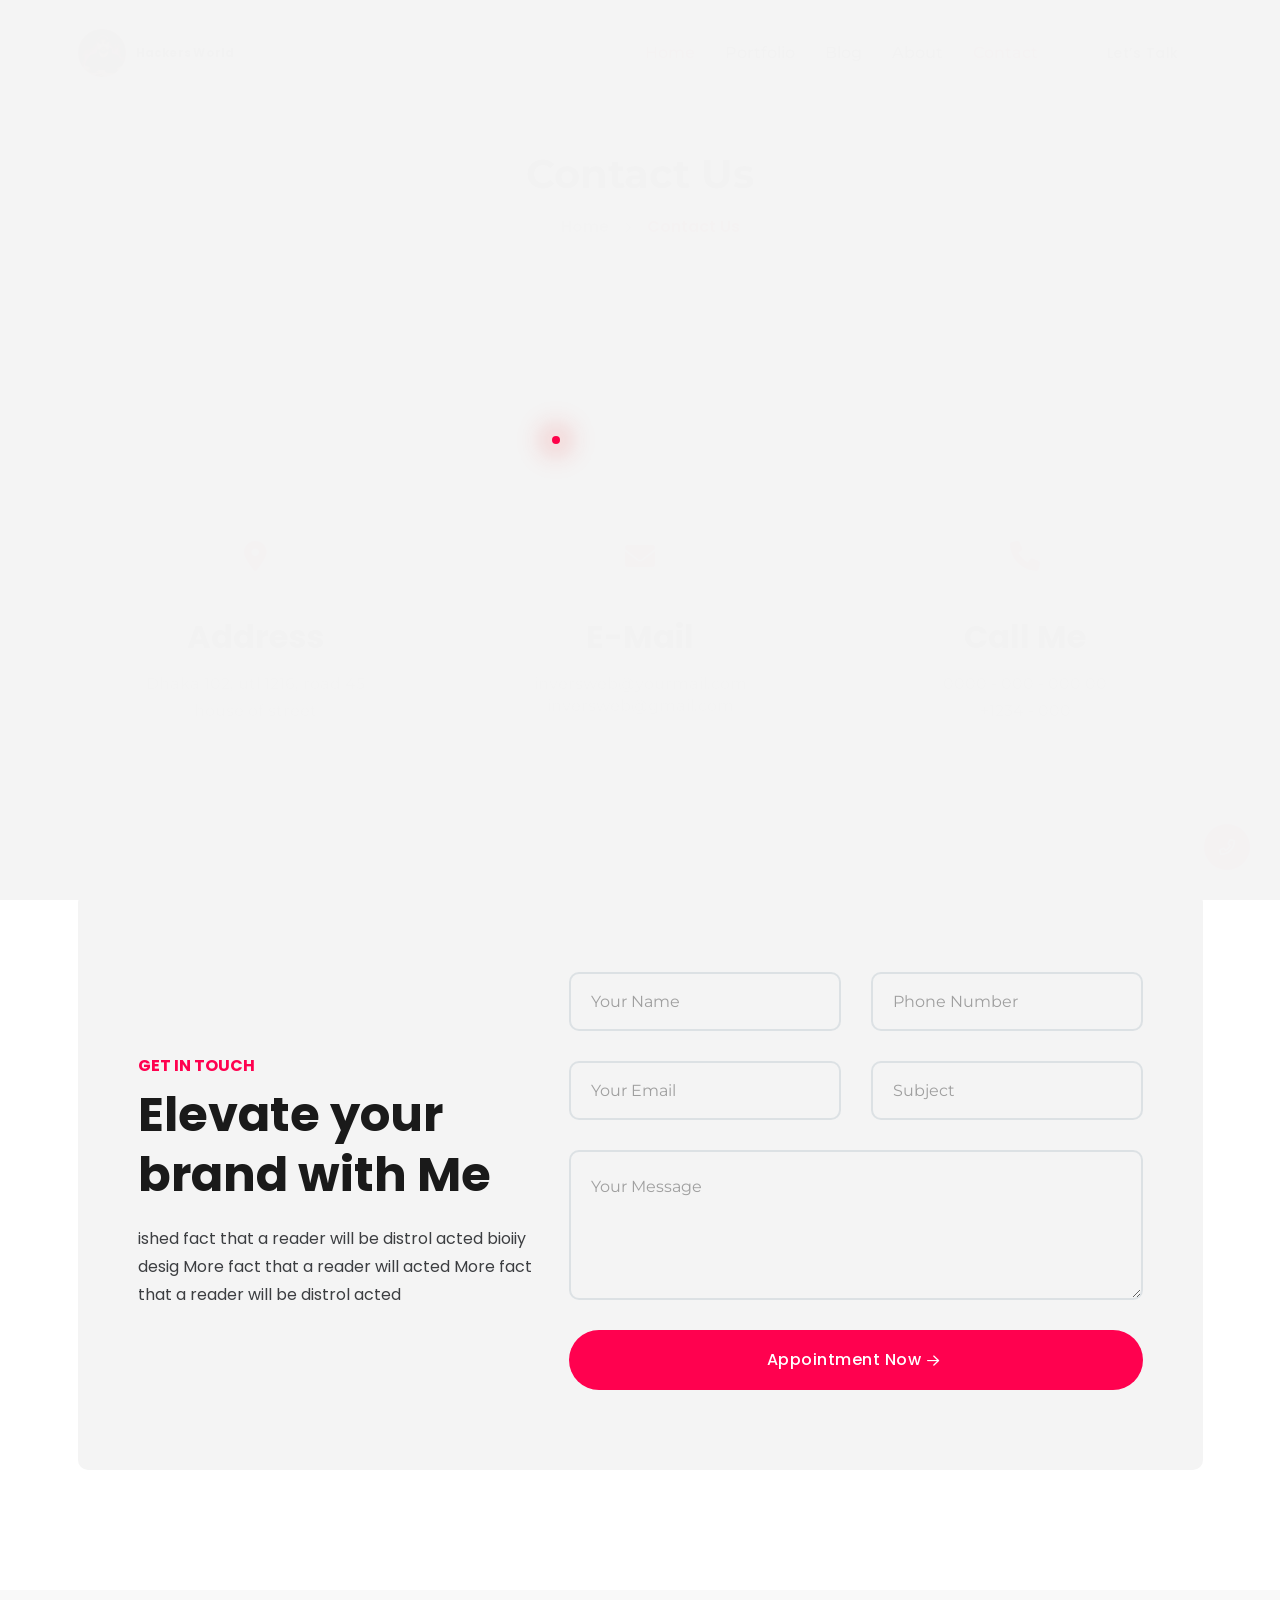
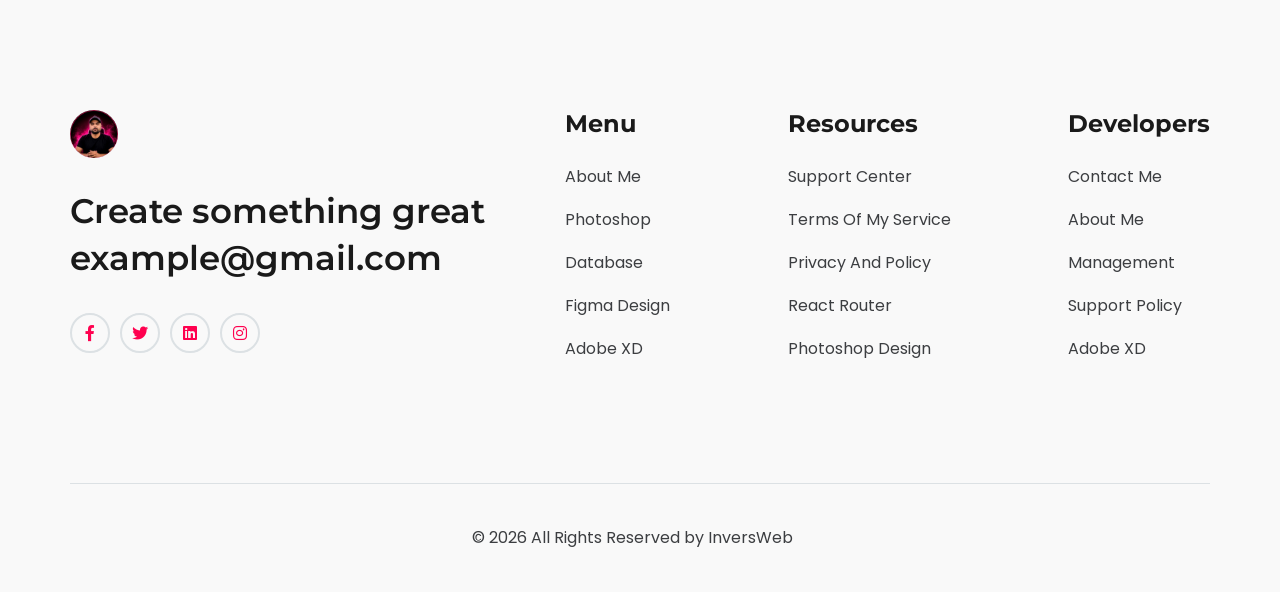
<file: contact-light.html>
<!DOCTYPE html>
<html lang="en" prefix="og: https://ogp.me/ns#">

<head>
    <meta charset="UTF-8">
    <meta name="viewport" content="width=device-width, initial-scale=1.0, viewport-fit=cover">
    <meta name="theme-style-mode" content="1">
    <meta http-equiv="X-UA-Compatible" content="IE=edge">
    <meta name="theme-color" content="#e8386d">

    <!-- ========== PRIMARY SEO ========== -->
    <title>Contact | Chaudhry Mansab Ali - Cyber Security Expert</title>
    <meta name="description" content="Get in touch with Chaudhry Mansab Ali - Cyber Security Expert, Author and Influencer at The Hacker Studio. Available for consultations, collaborations and speaking engagements.">
    <meta name="keywords" content="Contact Chaudhry Mansab Ali, The Hacker Studio, Cyber Security Consultation, Hire Ethical Hacker, Pakistan">
    <meta name="author" content="Chaudhry Mansab Ali">
    <meta name="robots" content="index, follow">
    <link rel="canonical" href="https://thehackerstudio.com/contact-light.html">

    <!-- ========== OPEN GRAPH ========== -->
    <meta property="og:type" content="website">
    <meta property="og:site_name" content="The Hacker Studio">
    <meta property="og:title" content="Contact | Chaudhry Mansab Ali - Cyber Security Expert">
    <meta property="og:description" content="Get in touch for consultations, collaborations and speaking engagements.">
    <meta property="og:url" content="https://thehackerstudio.com/contact-light.html">
    <meta property="og:image" content="https://thehackerstudio.com/assets/images/doctor/hero-mansab-v3.jpg">
    <meta property="og:locale" content="en_US">

    <!-- ========== TWITTER CARD ========== -->
    <meta name="twitter:card" content="summary_large_image">
    <meta name="twitter:title" content="Contact | Chaudhry Mansab Ali - Cyber Security Expert">
    <meta name="twitter:description" content="Get in touch for consultations, collaborations and speaking engagements.">
    <meta name="twitter:image" content="https://thehackerstudio.com/assets/images/doctor/hero-mansab-v3.jpg">

    <!-- ========== FAVICON ========== -->
    <link rel="shortcut icon" type="image/jpeg" href="assets/images/mansab-favicon.jpg">
    <link rel="apple-touch-icon" href="assets/images/mansab-favicon.jpg">

    <!-- CSS ============================================ -->
    <link rel="preload" href="assets/css/vendor/bootstrap.css" as="style" onload="this.rel='stylesheet'">
    <link rel="preload" href="assets/css/vendor/animation.css" as="style" onload="this.rel='stylesheet'">
    <link rel="preload" href="assets/css/plugins/fontawesome.css" as="style" onload="this.rel='stylesheet'">
    <link rel="preload" href="assets/css/plugins/lightbox.css" as="style" onload="this.rel='stylesheet'">
    <link rel="preload" href="assets/css/plugins/box-video.css" as="style" onload="this.rel='stylesheet'">
    <link rel="preload" href="assets/css/plugins/magnific-popup.css" as="style" onload="this.rel='stylesheet'">
    <link rel="preload" href="assets/css/plugins/swiper.css" as="style" onload="this.rel='stylesheet'">
    <link rel="preload" href="assets/css/vendor/spacing.css" as="style" onload="this.rel='stylesheet'">
    <!-- custom css -->
    <link rel="stylesheet" href="assets/css/style.css">
</head>

<body class="primary-light demo-doctor">
    <!-- Preloader Start -->
    <div class="inversweb-preloader is-loading">
        <div class="inversweb-preloader-inner">
            <div class="inversweb-preloader-ball-wrap">
                <div class="inversweb-preloader-ball-inner-wrap">
                    <div class="inversweb-preloader-ball-inner">
                        <div class="inversweb-preloader-ball"></div>
                    </div>
                    <div class="inversweb-preloader-ball-shadow"></div>
                </div>
                <div id="inversweb-weave-anim" class="inversweb-preloader-text">Loading...</div>
            </div>
        </div>
        <div class="inversweb-preloader-overlay"></div>
    </div>
    <!-- Preloader end -->
    <!-- Start Header Area -->
    <header class="tmp-header-area header-one header-defalut-spacing header--sticky header--transparent">
        <div class="container">
            <div class="row">
                <div class="col-lg-12">
                    <div class="header-content">
                        <div class="logo">
                            <a href="index.html" style="display:flex;align-items:center;gap:10px;text-decoration:none;">
                                <img class="logo-dark" src="assets/images/logo/mansab-logo.jpg" alt="Chaudhry Mansab Ali" style="height:48px!important;width:48px!important;max-width:48px!important;border-radius:50%;object-fit:cover;">
                                <img class="logo-white" src="assets/images/logo/mansab-logo.jpg" alt="Chaudhry Mansab Ali" style="height:48px!important;width:48px!important;max-width:48px!important;border-radius:50%;object-fit:cover;">
                                <span style="font-size:1.15rem;font-weight:700;letter-spacing:0.02em;white-space:nowrap;color:inherit;">Hackers World</span>
                            </a>
                        </div>
                        <div class="tmp-header-right">
                            <nav class="tmp-mainmenu-nav d-none d-xl-block">
                                <nav class="navbar-example2">
                                    <ul class="tmp-mainmenu nav nav-pills">
                                        <li class="current"><a href="index.html" class="external">Home</a></li>
                                        <li><a href="index.html#portfolio" class="external">Portfolio</a></li>
                                        <li><a href="https://blog.thehackerstudio.com" target="_blank" rel="noopener" class="external">Blog</a></li>
                                        <li><a href="about-light.html" class="external">About</a></li>
                                        <li class="current-page"><a href="contact-light.html" class="external">Contact</a></li>
                                    </ul>
                                </nav>
                            </nav>
                            <div class="header-btn tmp-button-group d-flex align-items-center">
                                <a class="tmp-btn btn-border tmp-switch-btn btn-sm hover-transform-none radius-round d-none d-sm-block" href="contact-light.html">
                                    <span data-text="Let’s Talk">Let’s Talk</span>
                                </a>
                            </div>
                            <div class="tmp-side-collups-area d-block d-xl-none">
                                <button class="tmp-menu-bars humberger_menu_active"><i class="fa-regular fa-bars-staggered"></i></button>
                            </div>
                        </div>
                    </div>
                </div>
            </div>
        </div>
    </header>
    <!-- End Header Area -->
    <!-- Start Popup Mobile Menu  -->
    <div class="d-block d-xl-none">
        <div class="tmp-popup-mobile-menu">
            <div class="inner">
                <div class="header-top">
                    <div class="logo">
                        <a href="index.html" class="logo-area" style="display:flex;align-items:center;gap:10px;text-decoration:none;">
                            <img class="logo-dark" src="assets/images/logo/mansab-logo.jpg" alt="Chaudhry Mansab Ali" style="height:48px!important;width:48px!important;max-width:48px!important;border-radius:50%;object-fit:cover;">
                            <img class="logo-white" src="assets/images/logo/mansab-logo.jpg" alt="Chaudhry Mansab Ali" style="height:48px!important;width:48px!important;max-width:48px!important;border-radius:50%;object-fit:cover;">
                            <span style="font-size:1.1rem;font-weight:700;letter-spacing:0.02em;white-space:nowrap;color:inherit;">Hackers World</span>
                        </a>
                    </div>

                    <div class="close-menu">
                        <button class="close-button tmp-round-action-btn">
                            <i class="fa-sharp fa-light fa-xmark"></i>
                        </button>
                    </div>
                </div>

                <ul class="tmp-mainmenu">
                    <li><a href="index.html">Home</a></li>
                    <li><a href="index.html#portfolio" class="external">Portfolio</a></li>
                    <li><a href="https://blog.thehackerstudio.com" target="_blank" rel="noopener" class="external">Blog</a></li>
                    <li><a href="about-light.html" class="external">About</a></li>
                    <li class="current-page"><a href="contact-light.html" class="external">Contact</a></li>
                    <li><a href="contact-light.html" style="color:var(--color-primary);font-weight:600;">Let's Talk</a></li>
                </ul>

                <!-- social sharea area -->
                <div class="social-wrapper mt--40">
                    <span class="subtitle">find with me</span>
                    <div class="social-link">
                        <a href="#"><i class="fa-brands fa-instagram"></i></a>
                        <a href="#"><i class="fa-brands fa-linkedin-in"></i></a>
                        <a href="#"><i class="fa-brands fa-twitter"></i></a>
                        <a href="#"><i class="fa-brands fa-facebook-f"></i></a>
                    </div>
                </div>
                <!-- end -->

            </div>
        </div>
    </div>
    <!-- End Popup Mobile Menu  -->

    <div class="breadcrumb-area breadcrumb-bg">
        <div class="container">
            <div class="row">
                <div class="col-lg-12">
                    <div class="breadcrumb-inner text-center">
                        <h1 class="title split-collab">Contact Us</h1>
                        <ul class="page-list">
                            <li class="tmp-breadcrumb-item"><a href="/">Home</a></li>
                            <li class="icon"><i class="fa-solid fa-angle-right"></i></li>
                            <li class="tmp-breadcrumb-item active">Contact Us</li>
                        </ul>
                        <!-- <div class="circle-1"></div> -->
                    </div>
                </div>
            </div>
        </div>
    </div>


    <div class="contact-area-wrapper tmp-section-gap">
        <div class="container">
            <div class="contact-info-wrap">
                <div class="row g-5">
                    <div class="col-lg-4 col-md-6">
                        <div class="contact-info tmp-scroll-trigger tmp-fade-in animation-order-1">
                            <div class="contact-icon">
                                <i class="fa-solid fa-location-dot"></i>
                            </div>
                            <h2 class="h3 title">Address</h2>
                            <p class="para">Dhaka 102, utl 1216, road 45</p>
                            <p class="para">house of street</p>
                        </div>
                    </div>
                    <div class="col-lg-4 col-md-6">
                        <div class="contact-info tmp-scroll-trigger tmp-fade-in animation-order-2">
                            <div class="contact-icon">
                                <i class="fa-solid fa-envelope"></i>
                            </div>
                            <h2 class="h3 title">E-mail</h2>
                            <a href="mailto:inversweb@gmail.com">
                                <p class="para">inversweb@yourmail.com</p>
                            </a>
                            <a href="mailto:inversweb@gmail.com">
                                <p class="para">inversweb@gmail.com</p>
                            </a>
                        </div>
                    </div>
                    <div class="col-lg-4 col-md-6">
                        <div class="contact-info tmp-scroll-trigger tmp-fade-in animation-order-3">
                            <div class="contact-icon">
                                <i class="fa-solid fa-phone"></i>
                            </div>
                            <h2 class="h3 title">Call Me</h2>
                            <p class="para">0000 - 000 - 000 00</p>
                            <p class="para">+1234 - 000</p>
                        </div>
                    </div>
                </div>
            </div>
        </div>

        <!-- Tpm Get In touch start -->
        <section class="get-in-touch-area tmp-section-gapTop">
            <div class="container">
                <div class="contact-get-in-touch-wrap">
                    <div class="get-in-touch-wrapper tmponhover">
                        <div class="row g-5 align-items-center">
                            <div class="col-lg-5">
                                <div class="section-head text-align-left">
                                    <div class="section-sub-title tmp-scroll-trigger tmp-fade-in animation-order-1">
                                        <span class="subtitle">GET IN TOUCH</span>
                                    </div>
                                    <h2 class="title split-collab tmp-scroll-trigger tmp-fade-in animation-order-2">Elevate your brand with Me </h2>
                                    <p class="description tmp-scroll-trigger tmp-fade-in animation-order-3">ished fact that a reader will be
                                        distrol acted bioiiy desig
                                        More fact that a reader will acted More fact that a reader will be distrol
                                        acted </p>
                                </div>
                            </div>
                            <div class="col-lg-7">
                                <div class="contact-inner">
                                    <div class="contact-form-inner-page">
                                        <div id="form-messages" class="error"></div>
                                        <form class="tmp-dynamic-form" id="contact-form" method="POST" action="mailer.php">
                                            <div class="contact-form-wrapper g-5 row">
                                                <div class="col-lg-6">
                                                    <div class="form-group">
                                                        <input class="input-field" name="name" id="contact-name" placeholder="Your Name" type="text" required>
                                                    </div>
                                                </div>

                                                <div class="col-lg-6">
                                                    <div class="form-group">
                                                        <input class="input-field" id="contact-phone" placeholder="Phone Number" type="tel" required>
                                                    </div>
                                                </div>

                                                <div class="col-lg-6">
                                                    <div class="form-group">
                                                        <input class="input-field" id="contact-email" name="email" placeholder="Your Email" type="email" required>
                                                    </div>
                                                </div>

                                                <div class="col-lg-6">
                                                    <div class="form-group">
                                                        <input class="input-field" type="text" id="subject" name="subject" placeholder="Subject">
                                                    </div>
                                                </div>

                                                <div class="col-lg-12">
                                                    <div class="form-group">
                                                        <textarea class="input-field" placeholder="Your Message" name="message" id="contact-message" required></textarea>
                                                    </div>
                                                </div>

                                                <div class="col-lg-12">
                                                    <div class="tmp-button-here">
                                                        <button class="tmp-btn hover-icon-reverse radius-round w-100" name="submit" type="submit" id="submit">
                                                            <span class="icon-reverse-wrapper">
                                        <span class="btn-text">Appointment Now</span>
                                                            <span class="btn-icon"><i class="fa-sharp fa-regular fa-arrow-right"></i></span>
                                                            <span class="btn-icon"><i class="fa-sharp fa-regular fa-arrow-right"></i></span>
                                                            </span>
                                                        </button>
                                                    </div>
                                                </div>
                                            </div>
                                        </form>
                                    </div>
                                </div>
                            </div>
                        </div>
                    </div>
                </div>
            </div>
        </section>
        <!-- Tpm Get In touch End -->

    </div>



    <!-- footer section -->
    <footer class="tmp-footer footer-2-bg">
        <div class="container">
            <div class="row">
                <div class="tmp-footer-wrapper tmp-section-padding tmp-border-bottom gap-5 d-flex justify-content-between">
                    <div class="tmp-footer-left min-fit mr-50">
                        <a href="index.html" class="tmp-footer-logo mb-1">
                            <img class="logo-image" src="assets/images/logo/mansab-logo.jpg" alt="Chaudhry Mansab Ali" style="height:48px;width:48px;border-radius:50%;object-fit:cover;vertical-align:middle;margin-right:8px;">
                        </a>
                        <h3 class="tmp-footer-mail mt-5 mb-5 d-block">
                            Create something great
                            <a class="hover-moving-primary" href="mailto:example@gmail.com">example@gmail.com</a>
                        </h3>

                        <div class="tmp-social-default sm-size justify-content-start">
                            <a href="https://facebook.com" target="_blank" class="tmp-social-item" aria-label="facebook"><i class="fab fa-facebook-f"></i></a>
                            <a href="https://twitter.com" target="_blank" class="tmp-social-item" aria-label="twitter"><i class="fab fa-twitter"></i></a>
                            <a href="https://linkedin.com" target="_blank" class="tmp-social-item" aria-label="linkedin"><i class="fab fa-linkedin"></i></a>
                            <a href="https://instagram.com" target="_blank" class="tmp-social-item" aria-label="instagram"><i class="fab fa-instagram"></i></a>
                        </div>
                    </div>
                    <div class="tmp-footer-menus if-photography d-flex justify-content-between w-100">
                        <div class="tmp-widget">
                            <div class="tmp-widget-title">
                                <h4>Menu</h4>
                            </div>
                            <div class="tmp-widget-menu">
                                <ul class="list-unstyled link-hover-animation mb-0">
                                    <li><a href="#" aria-label="About Me">About Me</a></li>
                                    <li><a href="#" aria-label="Photoshop">Photoshop</a></li>
                                    <li><a href="#" aria-label="Database">Database</a></li>
                                    <li><a href="#" aria-label="Figma Design">Figma Design</a></li>
                                    <li><a href="#" aria-label="Adobe XD">Adobe XD</a></li>
                                </ul>
                            </div>
                        </div>

                        <div class="tmp-widget">
                            <div class="tmp-widget-title">
                                <h4>Resources</h4>
                            </div>
                            <div class="tmp-widget-menu">
                                <ul class="list-unstyled link-hover-animation mb-0">
                                    <li><a href="#" aria-label="Support Center">Support Center</a></li>
                                    <li><a href="#" aria-label="Terms of My Service">Terms of My Service</a></li>
                                    <li><a href="#" aria-label="Privacy and Policyl">Privacy and Policy</a></li>
                                    <li><a href="#" aria-label="React Router">React Router</a></li>
                                    <li><a href="#" aria-label="Photoshop Design">Photoshop Design</a></li>
                                </ul>
                            </div>
                        </div>

                        <div class="tmp-widget">
                            <div class="tmp-widget-title">
                                <h4>Developers</h4>
                            </div>
                            <div class="tmp-widget-menu">
                                <ul class="list-unstyled link-hover-animation mb-0">
                                    <li><a href="#" aria-label="Contact">Contact Me</a></li>
                                    <li><a href="#" aria-label="About Me">About Me</a></li>
                                    <li><a href="#" aria-label="Management">Management</a></li>
                                    <li><a href="#" aria-label="Support Policy">Support Policy</a></li>
                                    <li><a href="#" aria-label="Adobe XD">Adobe XD</a></li>
                                </ul>
                            </div>
                        </div>
                    </div>
                </div>
            </div>
        </div>
        <div class="container">
            <div class="row justify-content-center w-100 text-center">
                <div class="tmp-copyright py-6">
                    <p>&copy; <span id="year"></span> All Rights Reserved by <a class="hover-moving-primary" target="_blank" href="https://themeforest.net/user/inversweb">InversWeb</a> </p>
                </div>
            </div>
        </div>
    </footer>
    <!-- footer section end -->

    <div class="modal tmp-modal fade" id="exampleModal" role="dialog" aria-modal="true">
        <div class="modal-dialog modal-dialog-centered" role="document">
            <div class="modal-content">
                <div class="modal-header">
                    <button type="button" class="close like-button" data-bs-dismiss="modal" aria-label="Close">
                        <span aria-hidden="true"><i class="fa-sharp fa-light fa-xmark"></i></span>
                    </button>
                </div>
                <div class="modal-body">
                    <div class="row g-5 align-items-center">

                        <div class="col-lg-12">
                            <div class="portfolio-popup-thumbnail">
                                <div class="image">
                                    <img class="w-100" src="assets/images/technician/work/work-1.jpg" alt="slide">
                                </div>
                                <div class="like-product like-button">
                                    <i class="fa-regular fa-thumbs-up"></i>
                                    <span>525</span>
                                </div>
                            </div>
                        </div>

                        <div class="col-lg-12">
                            <div class="text-content-pd">
                                <span class="category">Featured - Design</span>
                                <h3 class="mb--30">
                                    Frontend & Backend Development
                                </h3>
                                <p class="mb--20">Lorem ipsum, dolor sit amet consectetur adipisicing elit. Illo, numquam omnis itaque officia magni nisi ullam minima, sed molestiae cum facilis ipsam voluptatum expedita esse odit vero? Porro, aliquam voluptate.</p>
                                <p>Fuga tenetur repellendus ipsam corporis dicta nesciunt similique deserunt alias inventore tempore, pariatur odit aut, quasi delectus? Nam repellendus molestias possimus, totam blanditiis mollitia, consequatur, rem ratione voluptatum perspiciatis maxime nulla ut aliquid officia fugit consequuntur quia libero magnam! Obcaecati laudantium voluptatibus itaque voluptatem omnis. Numquam eveniet voluptas quibusdam blanditiis, quia eaque, molestiae libero, laboriosam tempora provident neque! Eligendi nostrum aut reprehenderit! Quod quo, repellat libero cum earum dolor illum dolorem, reiciendis expedita, ea itaque sunt numquam sit?</p>


                                <div class="button-group-modal-bottom  mt--40">
                                    <div class="button-group service-more-btn">
                                        <a class="tmp-btn icon-hover radius-round btn-sm" href="portfolio-details.html">
                                            <span class="btn-text">VIEW PROJECT</span>
                                            <span class="btn-icon"><i class="fa-light fa-arrow-right"></i></span>
                                        </a>
                                    </div>
                                    <div class="social-share-with-text">
                                        <span>Share :</span>
                                        <div class="tmp-social-default sm-size justify-content-start">
                                            <a href="https://facebook.com" target="_blank" class="tmp-social-item" aria-label="facebook"><i class="fab fa-facebook-f"></i></a>
                                            <a href="https://twitter.com" target="_blank" class="tmp-social-item" aria-label="twitter"><i class="fab fa-twitter"></i></a>
                                            <a href="https://linkedin.com" target="_blank" class="tmp-social-item" aria-label="linkedin"><i class="fab fa-linkedin"></i></a>
                                            <a href="https://instagram.com" target="_blank" class="tmp-social-item" aria-label="instagram"><i class="fab fa-instagram"></i></a>
                                            <a href="https://youtube.com" target="_blank" class="tmp-social-item" aria-label="instagram"><i class="fa-brands fa-youtube"></i></a>
                                        </div>
                                    </div>
                                </div>

                            </div>
                            <!-- End of .text-content -->
                        </div>
                    </div>
                    <!-- End of .row Body-->
                </div>
            </div>
        </div>
    </div>
    <!-- Modal -->
    <div class="tmp-modal modal fade" id="blogModal">
        <div class="modal-dialog">
            <div class="modal-content">
                <div class="tmp-work-modal-content">
                    <button type="button" class="btn-close" data-bs-dismiss="modal" aria-label="Close">
                        <i class="fa-sharp fa-light fa-xmark"></i>
                    </button>
                    <div class="tmp-work-modal-thumb">
                        <figure class="w-100">
                            <img class="w-100" src="assets/images/technician/blog/1.jpg" alt="">
                        </figure>
                    </div>
                    <h3 class="fw-bold mb-4">Exploring Cutting Edge Techno Learn Shaping Tomorrow</h3>
                    <p>
                        In a world increasingly driven by innovation, cutting-edge technology is not just a buzzword—it's a
                        catalyst for change, shaping the way we live, work, and learn. As we navigate the 21st century, the
                        intersection of technology and education is becoming increasingly pivotal, influencing the methods,
                        speed, and effectiveness of learning. This blog explores some of the most impactful technologies
                        transforming education and how they are shaping the future of learning and, ultimately, our society.
                    </p>
                    <h4 class="fw-bold mb-4 mt--25">
                        1. Artificial Intelligence: Personalizing Education
                    </h4>
                    <p>
                        Artificial Intelligence (AI) is revolutionizing the educational landscape by enabling personalized
                        learning experiences. AI-powered systems can adapt to the individual learning styles and paces of
                        students, providing customized resources and feedback. Platforms like Duolingo and Khan Academy
                        already use AI to tailor lessons to the needs of each learner, ensuring that students engage with
                        material that is neither too easy nor too difficult.

                        <span class="d-block fw-bold mb-3 mt-4">Impact on the Future:</span>
                        AI has the potential to democratize education by providing access to quality resources for students
                        around the world, regardless of geographical location. As AI continues to evolve, we can expect more
                        sophisticated systems that offer deeper insights into a student’s strengths and weaknesses, enabling
                        educators to better support their learning journeys.
                    </p>
                    <h4 class="fw-bold mb-4 mt--25">
                        2. Virtual and Augmented Reality: Immersive Learning Environments
                    </h4>
                    <p>
                        Virtual Reality (VR) and Augmented Reality (AR) are breaking down the walls of traditional
                        classrooms by creating immersive learning environments. Imagine studying ancient history by
                        virtually walking through the ruins of Pompeii, or learning about marine biology by diving into a
                        simulated ocean ecosystem. VR and AR make learning more engaging and interactive, helping students
                        to better retain information.

                        <span class="d-block fw-bold mb-3 mt-4">Impact on the Future:</span>
                        As VR and AR technologies become more affordable and widespread, they will play a critical role in
                        enhancing experiential learning. These technologies can also provide safe environments for practical
                        training in fields like medicine, engineering, and emergency response, where real-world training can
                        be risky or impractical.
                    </p>
                    <h4 class="fw-bold mb-4 mt--25">3. Blockchain Technology: Securing Academic Credentials</h4>
                    <p>
                        Blockchain, best known for powering cryptocurrencies, is finding its way into the education sector
                        by offering a secure method for storing and verifying academic credentials. With blockchain,
                        diplomas, certificates, and transcripts can be securely stored and easily shared with employers or
                        institutions, reducing the risk of fraud and simplifying the verification process.

                        <span class="d-block fw-bold mb-3">Impact on the Future:</span>
                        Blockchain could transform the way we manage educational records, making it easier for students to
                        transfer credits between institutions or for employers to verify the qualifications of potential
                        hires. This technology also opens the door to micro-credentialing, where learners can earn and
                        showcase a series of smaller, verifiable credentials as they acquire new skills throughout their
                        careers.
                    </p>

                    <!-- comment form -->
                    <div class="th-comment-form mt--35">
                        <div class="th-contact-form">
                            <h3 class="th-title">Leave a reply</h3>
                            <form action="#" class="th-form">
                                <div class="d-flex flex-wrap flex-sm-nowrap gap-md-4 gap-sm-4 gap-0 w-100">
                                    <div class="form-group w-100">
                                        <input type="text" name="name" class="form-control" required="" placeholder="Your Name">
                                    </div>
                                    <div class="form-group w-100">
                                        <input type="email" name="email" class="form-control" required="" placeholder="Your Email">
                                    </div>

                                </div>
                                <div class="form-group">
                                    <input type="url" name="phone" class="form-control" required="" placeholder="Your Website">
                                </div>
                                <div class="form-group">

                                    <textarea name="msg" class="form-control" required="" id="msg" placeholder="Enter Your Message"></textarea>
                                </div>
                                <div class="form-group">
                                    <button class="tmp-btn icon-hover radius-round" type="submit">
                                        <span class="btn-text">Submit Comment</span>
                                        <span class="btn-icon"><i class="fa-sharp fa-regular fa-arrow-right"></i></span>
                                    </button>
                                </div>
                            </form>
                        </div>
                    </div>
                </div>
            </div>
        </div>
    </div>
    <!-- Modal End -->


    <!-- All Scripts  -->

    <div class="tmp-progress-parent">
        <svg class="tmp-back-circle svg-inner" width="100%" height="100%" viewBox="-1 -1 102 102">
            <path d="M50,1 a49,49 0 0,1 0,98 a49,49 0 0,1 0,-98" />
        </svg>
    </div>


    <!-- invers-call area start -->
    <div class="invers-call-area-sticky like-button">
        <a href="tel:+8801234567890">
            <i class="fa-regular fa-phone"></i>
        </a>
    </div>
    <!-- invers-call area end -->



    <!-- <div class="tmp-right-demo">
</div> -->



    <script defer src="assets/js/vendor/jquery-3.7.1.min.js"></script>
    <script defer src="assets/js/plugins/modernizr.js"></script>
    <script defer src="assets/js/vendor/bootstrap.bundle.min.js"></script>
    <script defer src="assets/js/plugins/animation.js"></script>
    <script defer src="assets/js/plugins/counterup.min.js"></script>

    <script defer src="assets/js/plugins/gsap.js"></script>
    <script defer src="assets/js/plugins/scroll-trigger.js"></script>
    <script defer src="assets/js/plugins/text-type.js"></script>
    <script defer src="assets/js/plugins/magnifying-popup.js"></script>

    <script defer src="assets/js/plugins/hover-effect.js"></script>

    <script defer src="assets/js/plugins/lightbox.min.js"></script>
    <script defer src="assets/js/plugins/box-video.js"></script>
    <script defer src="assets/js/plugins/swiper.min.js"></script>
    <script defer src="assets/js/plugins/typed.js"></script>
    <script defer src="assets/js/plugins/waypoint.js"></script>
    <script defer src="assets/js/plugins/wow.min.js"></script>
    <script defer src="assets/js/plugins/contact.form.js"></script>
    <script defer src="assets/js/plugins/smooth-scroll.js"></script>
    <script defer src="assets/js/plugins/backtotop.js"></script>
    <!-- main js -->
    <script defer src="assets/js/main.js"></script>

</body>

</html>
</file>
<file: assets/css/vendor/animation.css>
@charset "UTF-8";/*!
 * animate.css - https://animate.style/
 * Version - 4.1.1
 * Licensed under the Hippocratic License 2.1 - http://firstdonoharm.dev
 *
 * Copyright (c) 2022 Animate.css
 */:root{--animate-duration:1s;--animate-delay:1s;--animate-repeat:1}.animated{-webkit-animation-duration:1s;animation-duration:1s;-webkit-animation-duration:var(--animate-duration);animation-duration:var(--animate-duration);-webkit-animation-fill-mode:both;animation-fill-mode:both}.animated.infinite{-webkit-animation-iteration-count:infinite;animation-iteration-count:infinite}.animated.repeat-1{-webkit-animation-iteration-count:1;animation-iteration-count:1;-webkit-animation-iteration-count:var(--animate-repeat);animation-iteration-count:var(--animate-repeat)}.animated.repeat-2{-webkit-animation-iteration-count:calc(1 * 2);animation-iteration-count:calc(1 * 2);-webkit-animation-iteration-count:calc(var(--animate-repeat) * 2);animation-iteration-count:calc(var(--animate-repeat) * 2)}.animated.repeat-3{-webkit-animation-iteration-count:calc(1 * 3);animation-iteration-count:calc(1 * 3);-webkit-animation-iteration-count:calc(var(--animate-repeat) * 3);animation-iteration-count:calc(var(--animate-repeat) * 3)}.animated.delay-1s{-webkit-animation-delay:1s;animation-delay:1s;-webkit-animation-delay:var(--animate-delay);animation-delay:var(--animate-delay)}.animated.delay-2s{-webkit-animation-delay:calc(1s * 2);animation-delay:calc(1s * 2);-webkit-animation-delay:calc(var(--animate-delay) * 2);animation-delay:calc(var(--animate-delay) * 2)}.animated.delay-3s{-webkit-animation-delay:calc(1s * 3);animation-delay:calc(1s * 3);-webkit-animation-delay:calc(var(--animate-delay) * 3);animation-delay:calc(var(--animate-delay) * 3)}.animated.delay-4s{-webkit-animation-delay:calc(1s * 4);animation-delay:calc(1s * 4);-webkit-animation-delay:calc(var(--animate-delay) * 4);animation-delay:calc(var(--animate-delay) * 4)}.animated.delay-5s{-webkit-animation-delay:calc(1s * 5);animation-delay:calc(1s * 5);-webkit-animation-delay:calc(var(--animate-delay) * 5);animation-delay:calc(var(--animate-delay) * 5)}.animated.faster{-webkit-animation-duration:calc(1s / 2);animation-duration:calc(1s / 2);-webkit-animation-duration:calc(var(--animate-duration) / 2);animation-duration:calc(var(--animate-duration) / 2)}.animated.fast{-webkit-animation-duration:calc(1s * .8);animation-duration:calc(1s * .8);-webkit-animation-duration:calc(var(--animate-duration) * .8);animation-duration:calc(var(--animate-duration) * .8)}.animated.slow{-webkit-animation-duration:calc(1s * 2);animation-duration:calc(1s * 2);-webkit-animation-duration:calc(var(--animate-duration) * 2);animation-duration:calc(var(--animate-duration) * 2)}.animated.slower{-webkit-animation-duration:calc(1s * 3);animation-duration:calc(1s * 3);-webkit-animation-duration:calc(var(--animate-duration) * 3);animation-duration:calc(var(--animate-duration) * 3)}@media print,(prefers-reduced-motion:reduce){.animated{-webkit-animation-duration:1ms!important;animation-duration:1ms!important;-webkit-transition-duration:1ms!important;transition-duration:1ms!important;-webkit-animation-iteration-count:1!important;animation-iteration-count:1!important}.animated[class*=Out]{opacity:0}}@-webkit-keyframes bounce{20%,53%,from,to{-webkit-animation-timing-function:cubic-bezier(0.215,0.61,0.355,1);animation-timing-function:cubic-bezier(0.215,0.61,0.355,1);-webkit-transform:translate3d(0,0,0);transform:translate3d(0,0,0)}40%,43%{-webkit-animation-timing-function:cubic-bezier(0.755,0.05,0.855,0.06);animation-timing-function:cubic-bezier(0.755,0.05,0.855,0.06);-webkit-transform:translate3d(0,-30px,0) scaleY(1.1);transform:translate3d(0,-30px,0) scaleY(1.1)}70%{-webkit-animation-timing-function:cubic-bezier(0.755,0.05,0.855,0.06);animation-timing-function:cubic-bezier(0.755,0.05,0.855,0.06);-webkit-transform:translate3d(0,-15px,0) scaleY(1.05);transform:translate3d(0,-15px,0) scaleY(1.05)}80%{-webkit-transition-timing-function:cubic-bezier(0.215,0.61,0.355,1);transition-timing-function:cubic-bezier(0.215,0.61,0.355,1);-webkit-transform:translate3d(0,0,0) scaleY(.95);transform:translate3d(0,0,0) scaleY(.95)}90%{-webkit-transform:translate3d(0,-4px,0) scaleY(1.02);transform:translate3d(0,-4px,0) scaleY(1.02)}}@keyframes bounce{20%,53%,from,to{-webkit-animation-timing-function:cubic-bezier(0.215,0.61,0.355,1);animation-timing-function:cubic-bezier(0.215,0.61,0.355,1);-webkit-transform:translate3d(0,0,0);transform:translate3d(0,0,0)}40%,43%{-webkit-animation-timing-function:cubic-bezier(0.755,0.05,0.855,0.06);animation-timing-function:cubic-bezier(0.755,0.05,0.855,0.06);-webkit-transform:translate3d(0,-30px,0) scaleY(1.1);transform:translate3d(0,-30px,0) scaleY(1.1)}70%{-webkit-animation-timing-function:cubic-bezier(0.755,0.05,0.855,0.06);animation-timing-function:cubic-bezier(0.755,0.05,0.855,0.06);-webkit-transform:translate3d(0,-15px,0) scaleY(1.05);transform:translate3d(0,-15px,0) scaleY(1.05)}80%{-webkit-transition-timing-function:cubic-bezier(0.215,0.61,0.355,1);transition-timing-function:cubic-bezier(0.215,0.61,0.355,1);-webkit-transform:translate3d(0,0,0) scaleY(.95);transform:translate3d(0,0,0) scaleY(.95)}90%{-webkit-transform:translate3d(0,-4px,0) scaleY(1.02);transform:translate3d(0,-4px,0) scaleY(1.02)}}.headShake,.pulse{-webkit-animation-timing-function:ease-in-out}.bounce{-webkit-animation-name:bounce;animation-name:bounce;-webkit-transform-origin:center bottom;-ms-transform-origin:center bottom;transform-origin:center bottom}@-webkit-keyframes flash{50%,from,to{opacity:1}25%,75%{opacity:0}}@keyframes flash{50%,from,to{opacity:1}25%,75%{opacity:0}}.flash{-webkit-animation-name:flash;animation-name:flash}@-webkit-keyframes pulse{from,to{-webkit-transform:scale3d(1,1,1);transform:scale3d(1,1,1)}50%{-webkit-transform:scale3d(1.05,1.05,1.05);transform:scale3d(1.05,1.05,1.05)}}@keyframes pulse{from,to{-webkit-transform:scale3d(1,1,1);transform:scale3d(1,1,1)}50%{-webkit-transform:scale3d(1.05,1.05,1.05);transform:scale3d(1.05,1.05,1.05)}}.pulse{-webkit-animation-name:pulse;animation-name:pulse;-webkit-animation-timing-function:ease-in-out;animation-timing-function:ease-in-out}@-webkit-keyframes rubberBand{from,to{-webkit-transform:scale3d(1,1,1);transform:scale3d(1,1,1)}30%{-webkit-transform:scale3d(1.25,.75,1);transform:scale3d(1.25,.75,1)}40%{-webkit-transform:scale3d(.75,1.25,1);transform:scale3d(.75,1.25,1)}50%{-webkit-transform:scale3d(1.15,.85,1);transform:scale3d(1.15,.85,1)}65%{-webkit-transform:scale3d(.95,1.05,1);transform:scale3d(.95,1.05,1)}75%{-webkit-transform:scale3d(1.05,.95,1);transform:scale3d(1.05,.95,1)}}@keyframes rubberBand{from,to{-webkit-transform:scale3d(1,1,1);transform:scale3d(1,1,1)}30%{-webkit-transform:scale3d(1.25,.75,1);transform:scale3d(1.25,.75,1)}40%{-webkit-transform:scale3d(.75,1.25,1);transform:scale3d(.75,1.25,1)}50%{-webkit-transform:scale3d(1.15,.85,1);transform:scale3d(1.15,.85,1)}65%{-webkit-transform:scale3d(.95,1.05,1);transform:scale3d(.95,1.05,1)}75%{-webkit-transform:scale3d(1.05,.95,1);transform:scale3d(1.05,.95,1)}}.rubberBand{-webkit-animation-name:rubberBand;animation-name:rubberBand}@-webkit-keyframes shakeX{from,to{-webkit-transform:translate3d(0,0,0);transform:translate3d(0,0,0)}10%,30%,50%,70%,90%{-webkit-transform:translate3d(-10px,0,0);transform:translate3d(-10px,0,0)}20%,40%,60%,80%{-webkit-transform:translate3d(10px,0,0);transform:translate3d(10px,0,0)}}@keyframes shakeX{from,to{-webkit-transform:translate3d(0,0,0);transform:translate3d(0,0,0)}10%,30%,50%,70%,90%{-webkit-transform:translate3d(-10px,0,0);transform:translate3d(-10px,0,0)}20%,40%,60%,80%{-webkit-transform:translate3d(10px,0,0);transform:translate3d(10px,0,0)}}.shakeX{-webkit-animation-name:shakeX;animation-name:shakeX}@-webkit-keyframes shakeY{from,to{-webkit-transform:translate3d(0,0,0);transform:translate3d(0,0,0)}10%,30%,50%,70%,90%{-webkit-transform:translate3d(0,-10px,0);transform:translate3d(0,-10px,0)}20%,40%,60%,80%{-webkit-transform:translate3d(0,10px,0);transform:translate3d(0,10px,0)}}@keyframes shakeY{from,to{-webkit-transform:translate3d(0,0,0);transform:translate3d(0,0,0)}10%,30%,50%,70%,90%{-webkit-transform:translate3d(0,-10px,0);transform:translate3d(0,-10px,0)}20%,40%,60%,80%{-webkit-transform:translate3d(0,10px,0);transform:translate3d(0,10px,0)}}.shakeY{-webkit-animation-name:shakeY;animation-name:shakeY}@-webkit-keyframes headShake{0%,50%{-webkit-transform:translateX(0);transform:translateX(0)}6.5%{-webkit-transform:translateX(-6px) rotateY(-9deg);transform:translateX(-6px) rotateY(-9deg)}18.5%{-webkit-transform:translateX(5px) rotateY(7deg);transform:translateX(5px) rotateY(7deg)}31.5%{-webkit-transform:translateX(-3px) rotateY(-5deg);transform:translateX(-3px) rotateY(-5deg)}43.5%{-webkit-transform:translateX(2px) rotateY(3deg);transform:translateX(2px) rotateY(3deg)}}@keyframes headShake{0%,50%{-webkit-transform:translateX(0);transform:translateX(0)}6.5%{-webkit-transform:translateX(-6px) rotateY(-9deg);transform:translateX(-6px) rotateY(-9deg)}18.5%{-webkit-transform:translateX(5px) rotateY(7deg);transform:translateX(5px) rotateY(7deg)}31.5%{-webkit-transform:translateX(-3px) rotateY(-5deg);transform:translateX(-3px) rotateY(-5deg)}43.5%{-webkit-transform:translateX(2px) rotateY(3deg);transform:translateX(2px) rotateY(3deg)}}.headShake{-webkit-animation-timing-function:ease-in-out;animation-timing-function:ease-in-out;-webkit-animation-name:headShake;animation-name:headShake}@-webkit-keyframes swing{20%{-webkit-transform:rotate3d(0,0,1,15deg);transform:rotate3d(0,0,1,15deg)}40%{-webkit-transform:rotate3d(0,0,1,-10deg);transform:rotate3d(0,0,1,-10deg)}60%{-webkit-transform:rotate3d(0,0,1,5deg);transform:rotate3d(0,0,1,5deg)}80%{-webkit-transform:rotate3d(0,0,1,-5deg);transform:rotate3d(0,0,1,-5deg)}to{-webkit-transform:rotate3d(0,0,1,0deg);transform:rotate3d(0,0,1,0deg)}}@keyframes swing{20%{-webkit-transform:rotate3d(0,0,1,15deg);transform:rotate3d(0,0,1,15deg)}40%{-webkit-transform:rotate3d(0,0,1,-10deg);transform:rotate3d(0,0,1,-10deg)}60%{-webkit-transform:rotate3d(0,0,1,5deg);transform:rotate3d(0,0,1,5deg)}80%{-webkit-transform:rotate3d(0,0,1,-5deg);transform:rotate3d(0,0,1,-5deg)}to{-webkit-transform:rotate3d(0,0,1,0deg);transform:rotate3d(0,0,1,0deg)}}.swing{-webkit-transform-origin:top center;-ms-transform-origin:top center;transform-origin:top center;-webkit-animation-name:swing;animation-name:swing}@-webkit-keyframes tada{from,to{-webkit-transform:scale3d(1,1,1);transform:scale3d(1,1,1)}10%,20%{-webkit-transform:scale3d(.9,.9,.9) rotate3d(0,0,1,-3deg);transform:scale3d(.9,.9,.9) rotate3d(0,0,1,-3deg)}30%,50%,70%,90%{-webkit-transform:scale3d(1.1,1.1,1.1) rotate3d(0,0,1,3deg);transform:scale3d(1.1,1.1,1.1) rotate3d(0,0,1,3deg)}40%,60%,80%{-webkit-transform:scale3d(1.1,1.1,1.1) rotate3d(0,0,1,-3deg);transform:scale3d(1.1,1.1,1.1) rotate3d(0,0,1,-3deg)}}@keyframes tada{from,to{-webkit-transform:scale3d(1,1,1);transform:scale3d(1,1,1)}10%,20%{-webkit-transform:scale3d(.9,.9,.9) rotate3d(0,0,1,-3deg);transform:scale3d(.9,.9,.9) rotate3d(0,0,1,-3deg)}30%,50%,70%,90%{-webkit-transform:scale3d(1.1,1.1,1.1) rotate3d(0,0,1,3deg);transform:scale3d(1.1,1.1,1.1) rotate3d(0,0,1,3deg)}40%,60%,80%{-webkit-transform:scale3d(1.1,1.1,1.1) rotate3d(0,0,1,-3deg);transform:scale3d(1.1,1.1,1.1) rotate3d(0,0,1,-3deg)}}.tada{-webkit-animation-name:tada;animation-name:tada}@-webkit-keyframes wobble{from,to{-webkit-transform:translate3d(0,0,0);transform:translate3d(0,0,0)}15%{-webkit-transform:translate3d(-25%,0,0) rotate3d(0,0,1,-5deg);transform:translate3d(-25%,0,0) rotate3d(0,0,1,-5deg)}30%{-webkit-transform:translate3d(20%,0,0) rotate3d(0,0,1,3deg);transform:translate3d(20%,0,0) rotate3d(0,0,1,3deg)}45%{-webkit-transform:translate3d(-15%,0,0) rotate3d(0,0,1,-3deg);transform:translate3d(-15%,0,0) rotate3d(0,0,1,-3deg)}60%{-webkit-transform:translate3d(10%,0,0) rotate3d(0,0,1,2deg);transform:translate3d(10%,0,0) rotate3d(0,0,1,2deg)}75%{-webkit-transform:translate3d(-5%,0,0) rotate3d(0,0,1,-1deg);transform:translate3d(-5%,0,0) rotate3d(0,0,1,-1deg)}}@keyframes wobble{from,to{-webkit-transform:translate3d(0,0,0);transform:translate3d(0,0,0)}15%{-webkit-transform:translate3d(-25%,0,0) rotate3d(0,0,1,-5deg);transform:translate3d(-25%,0,0) rotate3d(0,0,1,-5deg)}30%{-webkit-transform:translate3d(20%,0,0) rotate3d(0,0,1,3deg);transform:translate3d(20%,0,0) rotate3d(0,0,1,3deg)}45%{-webkit-transform:translate3d(-15%,0,0) rotate3d(0,0,1,-3deg);transform:translate3d(-15%,0,0) rotate3d(0,0,1,-3deg)}60%{-webkit-transform:translate3d(10%,0,0) rotate3d(0,0,1,2deg);transform:translate3d(10%,0,0) rotate3d(0,0,1,2deg)}75%{-webkit-transform:translate3d(-5%,0,0) rotate3d(0,0,1,-1deg);transform:translate3d(-5%,0,0) rotate3d(0,0,1,-1deg)}}.wobble{-webkit-animation-name:wobble;animation-name:wobble}@-webkit-keyframes jello{11.1%,from,to{-webkit-transform:translate3d(0,0,0);transform:translate3d(0,0,0)}22.2%{-webkit-transform:skewX(-12.5deg) skewY(-12.5deg);transform:skewX(-12.5deg) skewY(-12.5deg)}33.3%{-webkit-transform:skewX(6.25deg) skewY(6.25deg);transform:skewX(6.25deg) skewY(6.25deg)}44.4%{-webkit-transform:skewX(-3.125deg) skewY(-3.125deg);transform:skewX(-3.125deg) skewY(-3.125deg)}55.5%{-webkit-transform:skewX(1.5625deg) skewY(1.5625deg);transform:skewX(1.5625deg) skewY(1.5625deg)}66.6%{-webkit-transform:skewX(-.78125deg) skewY(-.78125deg);transform:skewX(-.78125deg) skewY(-.78125deg)}77.7%{-webkit-transform:skewX(.390625deg) skewY(.390625deg);transform:skewX(.390625deg) skewY(.390625deg)}88.8%{-webkit-transform:skewX(-.1953125deg) skewY(-.1953125deg);transform:skewX(-.1953125deg) skewY(-.1953125deg)}}@keyframes jello{11.1%,from,to{-webkit-transform:translate3d(0,0,0);transform:translate3d(0,0,0)}22.2%{-webkit-transform:skewX(-12.5deg) skewY(-12.5deg);transform:skewX(-12.5deg) skewY(-12.5deg)}33.3%{-webkit-transform:skewX(6.25deg) skewY(6.25deg);transform:skewX(6.25deg) skewY(6.25deg)}44.4%{-webkit-transform:skewX(-3.125deg) skewY(-3.125deg);transform:skewX(-3.125deg) skewY(-3.125deg)}55.5%{-webkit-transform:skewX(1.5625deg) skewY(1.5625deg);transform:skewX(1.5625deg) skewY(1.5625deg)}66.6%{-webkit-transform:skewX(-.78125deg) skewY(-.78125deg);transform:skewX(-.78125deg) skewY(-.78125deg)}77.7%{-webkit-transform:skewX(.390625deg) skewY(.390625deg);transform:skewX(.390625deg) skewY(.390625deg)}88.8%{-webkit-transform:skewX(-.1953125deg) skewY(-.1953125deg);transform:skewX(-.1953125deg) skewY(-.1953125deg)}}.jello{-webkit-animation-name:jello;animation-name:jello;-webkit-transform-origin:center;-ms-transform-origin:center;transform-origin:center}@-webkit-keyframes heartBeat{0%,28%,70%{-webkit-transform:scale(1);transform:scale(1)}14%,42%{-webkit-transform:scale(1.3);transform:scale(1.3)}}@keyframes heartBeat{0%,28%,70%{-webkit-transform:scale(1);transform:scale(1)}14%,42%{-webkit-transform:scale(1.3);transform:scale(1.3)}}.heartBeat{-webkit-animation-name:heartBeat;animation-name:heartBeat;-webkit-animation-duration:calc(1s * 1.3);animation-duration:calc(1s * 1.3);-webkit-animation-duration:calc(var(--animate-duration) * 1.3);animation-duration:calc(var(--animate-duration) * 1.3);-webkit-animation-timing-function:ease-in-out;animation-timing-function:ease-in-out}@-webkit-keyframes backInDown{0%{-webkit-transform:translateY(-1200px) scale(.7);transform:translateY(-1200px) scale(.7);opacity:.7}80%{-webkit-transform:translateY(0) scale(.7);transform:translateY(0) scale(.7);opacity:.7}100%{-webkit-transform:scale(1);transform:scale(1);opacity:1}}@keyframes backInDown{0%{-webkit-transform:translateY(-1200px) scale(.7);transform:translateY(-1200px) scale(.7);opacity:.7}80%{-webkit-transform:translateY(0) scale(.7);transform:translateY(0) scale(.7);opacity:.7}100%{-webkit-transform:scale(1);transform:scale(1);opacity:1}}.backInDown{-webkit-animation-name:backInDown;animation-name:backInDown}@-webkit-keyframes backInLeft{0%{-webkit-transform:translateX(-2000px) scale(.7);transform:translateX(-2000px) scale(.7);opacity:.7}80%{-webkit-transform:translateX(0) scale(.7);transform:translateX(0) scale(.7);opacity:.7}100%{-webkit-transform:scale(1);transform:scale(1);opacity:1}}@keyframes backInLeft{0%{-webkit-transform:translateX(-2000px) scale(.7);transform:translateX(-2000px) scale(.7);opacity:.7}80%{-webkit-transform:translateX(0) scale(.7);transform:translateX(0) scale(.7);opacity:.7}100%{-webkit-transform:scale(1);transform:scale(1);opacity:1}}.backInLeft{-webkit-animation-name:backInLeft;animation-name:backInLeft}@-webkit-keyframes backInRight{0%{-webkit-transform:translateX(2000px) scale(.7);transform:translateX(2000px) scale(.7);opacity:.7}80%{-webkit-transform:translateX(0) scale(.7);transform:translateX(0) scale(.7);opacity:.7}100%{-webkit-transform:scale(1);transform:scale(1);opacity:1}}@keyframes backInRight{0%{-webkit-transform:translateX(2000px) scale(.7);transform:translateX(2000px) scale(.7);opacity:.7}80%{-webkit-transform:translateX(0) scale(.7);transform:translateX(0) scale(.7);opacity:.7}100%{-webkit-transform:scale(1);transform:scale(1);opacity:1}}.backInRight{-webkit-animation-name:backInRight;animation-name:backInRight}@-webkit-keyframes backInUp{0%{-webkit-transform:translateY(1200px) scale(.7);transform:translateY(1200px) scale(.7);opacity:.7}80%{-webkit-transform:translateY(0) scale(.7);transform:translateY(0) scale(.7);opacity:.7}100%{-webkit-transform:scale(1);transform:scale(1);opacity:1}}@keyframes backInUp{0%{-webkit-transform:translateY(1200px) scale(.7);transform:translateY(1200px) scale(.7);opacity:.7}80%{-webkit-transform:translateY(0) scale(.7);transform:translateY(0) scale(.7);opacity:.7}100%{-webkit-transform:scale(1);transform:scale(1);opacity:1}}.backInUp{-webkit-animation-name:backInUp;animation-name:backInUp}@-webkit-keyframes backOutDown{0%{-webkit-transform:scale(1);transform:scale(1);opacity:1}20%{-webkit-transform:translateY(0) scale(.7);transform:translateY(0) scale(.7);opacity:.7}100%{-webkit-transform:translateY(700px) scale(.7);transform:translateY(700px) scale(.7);opacity:.7}}@keyframes backOutDown{0%{-webkit-transform:scale(1);transform:scale(1);opacity:1}20%{-webkit-transform:translateY(0) scale(.7);transform:translateY(0) scale(.7);opacity:.7}100%{-webkit-transform:translateY(700px) scale(.7);transform:translateY(700px) scale(.7);opacity:.7}}.backOutDown{-webkit-animation-name:backOutDown;animation-name:backOutDown}@-webkit-keyframes backOutLeft{0%{-webkit-transform:scale(1);transform:scale(1);opacity:1}20%{-webkit-transform:translateX(0) scale(.7);transform:translateX(0) scale(.7);opacity:.7}100%{-webkit-transform:translateX(-2000px) scale(.7);transform:translateX(-2000px) scale(.7);opacity:.7}}@keyframes backOutLeft{0%{-webkit-transform:scale(1);transform:scale(1);opacity:1}20%{-webkit-transform:translateX(0) scale(.7);transform:translateX(0) scale(.7);opacity:.7}100%{-webkit-transform:translateX(-2000px) scale(.7);transform:translateX(-2000px) scale(.7);opacity:.7}}.backOutLeft{-webkit-animation-name:backOutLeft;animation-name:backOutLeft}@-webkit-keyframes backOutRight{0%{-webkit-transform:scale(1);transform:scale(1);opacity:1}20%{-webkit-transform:translateX(0) scale(.7);transform:translateX(0) scale(.7);opacity:.7}100%{-webkit-transform:translateX(2000px) scale(.7);transform:translateX(2000px) scale(.7);opacity:.7}}@keyframes backOutRight{0%{-webkit-transform:scale(1);transform:scale(1);opacity:1}20%{-webkit-transform:translateX(0) scale(.7);transform:translateX(0) scale(.7);opacity:.7}100%{-webkit-transform:translateX(2000px) scale(.7);transform:translateX(2000px) scale(.7);opacity:.7}}.backOutRight{-webkit-animation-name:backOutRight;animation-name:backOutRight}@-webkit-keyframes backOutUp{0%{-webkit-transform:scale(1);transform:scale(1);opacity:1}20%{-webkit-transform:translateY(0) scale(.7);transform:translateY(0) scale(.7);opacity:.7}100%{-webkit-transform:translateY(-700px) scale(.7);transform:translateY(-700px) scale(.7);opacity:.7}}@keyframes backOutUp{0%{-webkit-transform:scale(1);transform:scale(1);opacity:1}20%{-webkit-transform:translateY(0) scale(.7);transform:translateY(0) scale(.7);opacity:.7}100%{-webkit-transform:translateY(-700px) scale(.7);transform:translateY(-700px) scale(.7);opacity:.7}}.backOutUp{-webkit-animation-name:backOutUp;animation-name:backOutUp}@-webkit-keyframes bounceIn{20%,40%,60%,80%,from,to{-webkit-animation-timing-function:cubic-bezier(0.215,0.61,0.355,1);animation-timing-function:cubic-bezier(0.215,0.61,0.355,1)}0%{opacity:0;-webkit-transform:scale3d(.3,.3,.3);transform:scale3d(.3,.3,.3)}20%{-webkit-transform:scale3d(1.1,1.1,1.1);transform:scale3d(1.1,1.1,1.1)}40%{-webkit-transform:scale3d(.9,.9,.9);transform:scale3d(.9,.9,.9)}60%{opacity:1;-webkit-transform:scale3d(1.03,1.03,1.03);transform:scale3d(1.03,1.03,1.03)}80%{-webkit-transform:scale3d(.97,.97,.97);transform:scale3d(.97,.97,.97)}to{opacity:1;-webkit-transform:scale3d(1,1,1);transform:scale3d(1,1,1)}}@keyframes bounceIn{20%,40%,60%,80%,from,to{-webkit-animation-timing-function:cubic-bezier(0.215,0.61,0.355,1);animation-timing-function:cubic-bezier(0.215,0.61,0.355,1)}0%{opacity:0;-webkit-transform:scale3d(.3,.3,.3);transform:scale3d(.3,.3,.3)}20%{-webkit-transform:scale3d(1.1,1.1,1.1);transform:scale3d(1.1,1.1,1.1)}40%{-webkit-transform:scale3d(.9,.9,.9);transform:scale3d(.9,.9,.9)}60%{opacity:1;-webkit-transform:scale3d(1.03,1.03,1.03);transform:scale3d(1.03,1.03,1.03)}80%{-webkit-transform:scale3d(.97,.97,.97);transform:scale3d(.97,.97,.97)}to{opacity:1;-webkit-transform:scale3d(1,1,1);transform:scale3d(1,1,1)}}.bounceIn{-webkit-animation-duration:calc(1s * .75);animation-duration:calc(1s * .75);-webkit-animation-duration:calc(var(--animate-duration) * .75);animation-duration:calc(var(--animate-duration) * .75);-webkit-animation-name:bounceIn;animation-name:bounceIn}.bounceOut,.flipOutX{-webkit-animation-duration:calc(1s * .75)}@-webkit-keyframes bounceInDown{60%,75%,90%,from,to{-webkit-animation-timing-function:cubic-bezier(0.215,0.61,0.355,1);animation-timing-function:cubic-bezier(0.215,0.61,0.355,1)}0%{opacity:0;-webkit-transform:translate3d(0,-3000px,0) scaleY(3);transform:translate3d(0,-3000px,0) scaleY(3)}60%{opacity:1;-webkit-transform:translate3d(0,25px,0) scaleY(.9);transform:translate3d(0,25px,0) scaleY(.9)}75%{-webkit-transform:translate3d(0,-10px,0) scaleY(.95);transform:translate3d(0,-10px,0) scaleY(.95)}90%{-webkit-transform:translate3d(0,5px,0) scaleY(.985);transform:translate3d(0,5px,0) scaleY(.985)}to{-webkit-transform:translate3d(0,0,0);transform:translate3d(0,0,0)}}@keyframes bounceInDown{60%,75%,90%,from,to{-webkit-animation-timing-function:cubic-bezier(0.215,0.61,0.355,1);animation-timing-function:cubic-bezier(0.215,0.61,0.355,1)}0%{opacity:0;-webkit-transform:translate3d(0,-3000px,0) scaleY(3);transform:translate3d(0,-3000px,0) scaleY(3)}60%{opacity:1;-webkit-transform:translate3d(0,25px,0) scaleY(.9);transform:translate3d(0,25px,0) scaleY(.9)}75%{-webkit-transform:translate3d(0,-10px,0) scaleY(.95);transform:translate3d(0,-10px,0) scaleY(.95)}90%{-webkit-transform:translate3d(0,5px,0) scaleY(.985);transform:translate3d(0,5px,0) scaleY(.985)}to{-webkit-transform:translate3d(0,0,0);transform:translate3d(0,0,0)}}.bounceInDown{-webkit-animation-name:bounceInDown;animation-name:bounceInDown}@-webkit-keyframes bounceInLeft{60%,75%,90%,from,to{-webkit-animation-timing-function:cubic-bezier(0.215,0.61,0.355,1);animation-timing-function:cubic-bezier(0.215,0.61,0.355,1)}0%{opacity:0;-webkit-transform:translate3d(-3000px,0,0) scaleX(3);transform:translate3d(-3000px,0,0) scaleX(3)}60%{opacity:1;-webkit-transform:translate3d(25px,0,0) scaleX(1);transform:translate3d(25px,0,0) scaleX(1)}75%{-webkit-transform:translate3d(-10px,0,0) scaleX(.98);transform:translate3d(-10px,0,0) scaleX(.98)}90%{-webkit-transform:translate3d(5px,0,0) scaleX(.995);transform:translate3d(5px,0,0) scaleX(.995)}to{-webkit-transform:translate3d(0,0,0);transform:translate3d(0,0,0)}}@keyframes bounceInLeft{60%,75%,90%,from,to{-webkit-animation-timing-function:cubic-bezier(0.215,0.61,0.355,1);animation-timing-function:cubic-bezier(0.215,0.61,0.355,1)}0%{opacity:0;-webkit-transform:translate3d(-3000px,0,0) scaleX(3);transform:translate3d(-3000px,0,0) scaleX(3)}60%{opacity:1;-webkit-transform:translate3d(25px,0,0) scaleX(1);transform:translate3d(25px,0,0) scaleX(1)}75%{-webkit-transform:translate3d(-10px,0,0) scaleX(.98);transform:translate3d(-10px,0,0) scaleX(.98)}90%{-webkit-transform:translate3d(5px,0,0) scaleX(.995);transform:translate3d(5px,0,0) scaleX(.995)}to{-webkit-transform:translate3d(0,0,0);transform:translate3d(0,0,0)}}.bounceInLeft{-webkit-animation-name:bounceInLeft;animation-name:bounceInLeft}@-webkit-keyframes bounceInRight{60%,75%,90%,from,to{-webkit-animation-timing-function:cubic-bezier(0.215,0.61,0.355,1);animation-timing-function:cubic-bezier(0.215,0.61,0.355,1)}from{opacity:0;-webkit-transform:translate3d(3000px,0,0) scaleX(3);transform:translate3d(3000px,0,0) scaleX(3)}60%{opacity:1;-webkit-transform:translate3d(-25px,0,0) scaleX(1);transform:translate3d(-25px,0,0) scaleX(1)}75%{-webkit-transform:translate3d(10px,0,0) scaleX(.98);transform:translate3d(10px,0,0) scaleX(.98)}90%{-webkit-transform:translate3d(-5px,0,0) scaleX(.995);transform:translate3d(-5px,0,0) scaleX(.995)}to{-webkit-transform:translate3d(0,0,0);transform:translate3d(0,0,0)}}@keyframes bounceInRight{60%,75%,90%,from,to{-webkit-animation-timing-function:cubic-bezier(0.215,0.61,0.355,1);animation-timing-function:cubic-bezier(0.215,0.61,0.355,1)}from{opacity:0;-webkit-transform:translate3d(3000px,0,0) scaleX(3);transform:translate3d(3000px,0,0) scaleX(3)}60%{opacity:1;-webkit-transform:translate3d(-25px,0,0) scaleX(1);transform:translate3d(-25px,0,0) scaleX(1)}75%{-webkit-transform:translate3d(10px,0,0) scaleX(.98);transform:translate3d(10px,0,0) scaleX(.98)}90%{-webkit-transform:translate3d(-5px,0,0) scaleX(.995);transform:translate3d(-5px,0,0) scaleX(.995)}to{-webkit-transform:translate3d(0,0,0);transform:translate3d(0,0,0)}}.bounceInRight{-webkit-animation-name:bounceInRight;animation-name:bounceInRight}@-webkit-keyframes bounceInUp{60%,75%,90%,from,to{-webkit-animation-timing-function:cubic-bezier(0.215,0.61,0.355,1);animation-timing-function:cubic-bezier(0.215,0.61,0.355,1)}from{opacity:0;-webkit-transform:translate3d(0,3000px,0) scaleY(5);transform:translate3d(0,3000px,0) scaleY(5)}60%{opacity:1;-webkit-transform:translate3d(0,-20px,0) scaleY(.9);transform:translate3d(0,-20px,0) scaleY(.9)}75%{-webkit-transform:translate3d(0,10px,0) scaleY(.95);transform:translate3d(0,10px,0) scaleY(.95)}90%{-webkit-transform:translate3d(0,-5px,0) scaleY(.985);transform:translate3d(0,-5px,0) scaleY(.985)}to{-webkit-transform:translate3d(0,0,0);transform:translate3d(0,0,0)}}@keyframes bounceInUp{60%,75%,90%,from,to{-webkit-animation-timing-function:cubic-bezier(0.215,0.61,0.355,1);animation-timing-function:cubic-bezier(0.215,0.61,0.355,1)}from{opacity:0;-webkit-transform:translate3d(0,3000px,0) scaleY(5);transform:translate3d(0,3000px,0) scaleY(5)}60%{opacity:1;-webkit-transform:translate3d(0,-20px,0) scaleY(.9);transform:translate3d(0,-20px,0) scaleY(.9)}75%{-webkit-transform:translate3d(0,10px,0) scaleY(.95);transform:translate3d(0,10px,0) scaleY(.95)}90%{-webkit-transform:translate3d(0,-5px,0) scaleY(.985);transform:translate3d(0,-5px,0) scaleY(.985)}to{-webkit-transform:translate3d(0,0,0);transform:translate3d(0,0,0)}}.bounceInUp{-webkit-animation-name:bounceInUp;animation-name:bounceInUp}@-webkit-keyframes bounceOut{20%{-webkit-transform:scale3d(.9,.9,.9);transform:scale3d(.9,.9,.9)}50%,55%{opacity:1;-webkit-transform:scale3d(1.1,1.1,1.1);transform:scale3d(1.1,1.1,1.1)}to{opacity:0;-webkit-transform:scale3d(.3,.3,.3);transform:scale3d(.3,.3,.3)}}@keyframes bounceOut{20%{-webkit-transform:scale3d(.9,.9,.9);transform:scale3d(.9,.9,.9)}50%,55%{opacity:1;-webkit-transform:scale3d(1.1,1.1,1.1);transform:scale3d(1.1,1.1,1.1)}to{opacity:0;-webkit-transform:scale3d(.3,.3,.3);transform:scale3d(.3,.3,.3)}}.bounceOut{animation-duration:calc(1s * .75);-webkit-animation-duration:calc(var(--animate-duration) * .75);animation-duration:calc(var(--animate-duration) * .75);-webkit-animation-name:bounceOut;animation-name:bounceOut}@-webkit-keyframes bounceOutDown{20%{-webkit-transform:translate3d(0,10px,0) scaleY(.985);transform:translate3d(0,10px,0) scaleY(.985)}40%,45%{opacity:1;-webkit-transform:translate3d(0,-20px,0) scaleY(.9);transform:translate3d(0,-20px,0) scaleY(.9)}to{opacity:0;-webkit-transform:translate3d(0,2000px,0) scaleY(3);transform:translate3d(0,2000px,0) scaleY(3)}}@keyframes bounceOutDown{20%{-webkit-transform:translate3d(0,10px,0) scaleY(.985);transform:translate3d(0,10px,0) scaleY(.985)}40%,45%{opacity:1;-webkit-transform:translate3d(0,-20px,0) scaleY(.9);transform:translate3d(0,-20px,0) scaleY(.9)}to{opacity:0;-webkit-transform:translate3d(0,2000px,0) scaleY(3);transform:translate3d(0,2000px,0) scaleY(3)}}.bounceOutDown{-webkit-animation-name:bounceOutDown;animation-name:bounceOutDown}@-webkit-keyframes bounceOutLeft{20%{opacity:1;-webkit-transform:translate3d(20px,0,0) scaleX(.9);transform:translate3d(20px,0,0) scaleX(.9)}to{opacity:0;-webkit-transform:translate3d(-2000px,0,0) scaleX(2);transform:translate3d(-2000px,0,0) scaleX(2)}}@keyframes bounceOutLeft{20%{opacity:1;-webkit-transform:translate3d(20px,0,0) scaleX(.9);transform:translate3d(20px,0,0) scaleX(.9)}to{opacity:0;-webkit-transform:translate3d(-2000px,0,0) scaleX(2);transform:translate3d(-2000px,0,0) scaleX(2)}}.bounceOutLeft{-webkit-animation-name:bounceOutLeft;animation-name:bounceOutLeft}@-webkit-keyframes bounceOutRight{20%{opacity:1;-webkit-transform:translate3d(-20px,0,0) scaleX(.9);transform:translate3d(-20px,0,0) scaleX(.9)}to{opacity:0;-webkit-transform:translate3d(2000px,0,0) scaleX(2);transform:translate3d(2000px,0,0) scaleX(2)}}@keyframes bounceOutRight{20%{opacity:1;-webkit-transform:translate3d(-20px,0,0) scaleX(.9);transform:translate3d(-20px,0,0) scaleX(.9)}to{opacity:0;-webkit-transform:translate3d(2000px,0,0) scaleX(2);transform:translate3d(2000px,0,0) scaleX(2)}}.bounceOutRight{-webkit-animation-name:bounceOutRight;animation-name:bounceOutRight}@-webkit-keyframes bounceOutUp{20%{-webkit-transform:translate3d(0,-10px,0) scaleY(.985);transform:translate3d(0,-10px,0) scaleY(.985)}40%,45%{opacity:1;-webkit-transform:translate3d(0,20px,0) scaleY(.9);transform:translate3d(0,20px,0) scaleY(.9)}to{opacity:0;-webkit-transform:translate3d(0,-2000px,0) scaleY(3);transform:translate3d(0,-2000px,0) scaleY(3)}}@keyframes bounceOutUp{20%{-webkit-transform:translate3d(0,-10px,0) scaleY(.985);transform:translate3d(0,-10px,0) scaleY(.985)}40%,45%{opacity:1;-webkit-transform:translate3d(0,20px,0) scaleY(.9);transform:translate3d(0,20px,0) scaleY(.9)}to{opacity:0;-webkit-transform:translate3d(0,-2000px,0) scaleY(3);transform:translate3d(0,-2000px,0) scaleY(3)}}.bounceOutUp{-webkit-animation-name:bounceOutUp;animation-name:bounceOutUp}@-webkit-keyframes fadeIn{from{opacity:0}to{opacity:1}}@keyframes fadeIn{from{opacity:0}to{opacity:1}}.fadeIn{-webkit-animation-name:fadeIn;animation-name:fadeIn}@-webkit-keyframes fadeInDown{from{opacity:0;-webkit-transform:translate3d(0,-100%,0);transform:translate3d(0,-100%,0)}to{opacity:1;-webkit-transform:translate3d(0,0,0);transform:translate3d(0,0,0)}}@keyframes fadeInDown{from{opacity:0;-webkit-transform:translate3d(0,-100%,0);transform:translate3d(0,-100%,0)}to{opacity:1;-webkit-transform:translate3d(0,0,0);transform:translate3d(0,0,0)}}.fadeInDown{-webkit-animation-name:fadeInDown;animation-name:fadeInDown}@-webkit-keyframes fadeInDownBig{from{opacity:0;-webkit-transform:translate3d(0,-2000px,0);transform:translate3d(0,-2000px,0)}to{opacity:1;-webkit-transform:translate3d(0,0,0);transform:translate3d(0,0,0)}}@keyframes fadeInDownBig{from{opacity:0;-webkit-transform:translate3d(0,-2000px,0);transform:translate3d(0,-2000px,0)}to{opacity:1;-webkit-transform:translate3d(0,0,0);transform:translate3d(0,0,0)}}.fadeInDownBig{-webkit-animation-name:fadeInDownBig;animation-name:fadeInDownBig}@-webkit-keyframes fadeInLeft{from{opacity:0;-webkit-transform:translate3d(-100%,0,0);transform:translate3d(-100%,0,0)}to{opacity:1;-webkit-transform:translate3d(0,0,0);transform:translate3d(0,0,0)}}@keyframes fadeInLeft{from{opacity:0;-webkit-transform:translate3d(-100%,0,0);transform:translate3d(-100%,0,0)}to{opacity:1;-webkit-transform:translate3d(0,0,0);transform:translate3d(0,0,0)}}.fadeInLeft{-webkit-animation-name:fadeInLeft;animation-name:fadeInLeft}@-webkit-keyframes fadeInLeftBig{from{opacity:0;-webkit-transform:translate3d(-2000px,0,0);transform:translate3d(-2000px,0,0)}to{opacity:1;-webkit-transform:translate3d(0,0,0);transform:translate3d(0,0,0)}}@keyframes fadeInLeftBig{from{opacity:0;-webkit-transform:translate3d(-2000px,0,0);transform:translate3d(-2000px,0,0)}to{opacity:1;-webkit-transform:translate3d(0,0,0);transform:translate3d(0,0,0)}}.fadeInLeftBig{-webkit-animation-name:fadeInLeftBig;animation-name:fadeInLeftBig}@-webkit-keyframes fadeInRight{from{opacity:0;-webkit-transform:translate3d(100%,0,0);transform:translate3d(100%,0,0)}to{opacity:1;-webkit-transform:translate3d(0,0,0);transform:translate3d(0,0,0)}}@keyframes fadeInRight{from{opacity:0;-webkit-transform:translate3d(100%,0,0);transform:translate3d(100%,0,0)}to{opacity:1;-webkit-transform:translate3d(0,0,0);transform:translate3d(0,0,0)}}.fadeInRight{-webkit-animation-name:fadeInRight;animation-name:fadeInRight}@-webkit-keyframes fadeInRightBig{from{opacity:0;-webkit-transform:translate3d(2000px,0,0);transform:translate3d(2000px,0,0)}to{opacity:1;-webkit-transform:translate3d(0,0,0);transform:translate3d(0,0,0)}}@keyframes fadeInRightBig{from{opacity:0;-webkit-transform:translate3d(2000px,0,0);transform:translate3d(2000px,0,0)}to{opacity:1;-webkit-transform:translate3d(0,0,0);transform:translate3d(0,0,0)}}.fadeInRightBig{-webkit-animation-name:fadeInRightBig;animation-name:fadeInRightBig}@-webkit-keyframes fadeInUp{from{opacity:0;-webkit-transform:translate3d(0,30%,0);transform:translate3d(0,30%,0)}to{opacity:1;-webkit-transform:none;transform:none}}@keyframes fadeInUp{from{opacity:0;-webkit-transform:translate3d(0,30%,0);transform:translate3d(0,30%,0)}to{opacity:1;-webkit-transform:none;transform:none}}.fadeInUp{-webkit-animation-name:fadeInUp;animation-name:fadeInUp}@-webkit-keyframes fadeInUpBig{from{opacity:0;-webkit-transform:translate3d(0,2000px,0);transform:translate3d(0,2000px,0)}to{opacity:1;-webkit-transform:translate3d(0,0,0);transform:translate3d(0,0,0)}}@keyframes fadeInUpBig{from{opacity:0;-webkit-transform:translate3d(0,2000px,0);transform:translate3d(0,2000px,0)}to{opacity:1;-webkit-transform:translate3d(0,0,0);transform:translate3d(0,0,0)}}.fadeInUpBig{-webkit-animation-name:fadeInUpBig;animation-name:fadeInUpBig}@-webkit-keyframes fadeInTopLeft{from{opacity:0;-webkit-transform:translate3d(-100%,-100%,0);transform:translate3d(-100%,-100%,0)}to{opacity:1;-webkit-transform:translate3d(0,0,0);transform:translate3d(0,0,0)}}@keyframes fadeInTopLeft{from{opacity:0;-webkit-transform:translate3d(-100%,-100%,0);transform:translate3d(-100%,-100%,0)}to{opacity:1;-webkit-transform:translate3d(0,0,0);transform:translate3d(0,0,0)}}.fadeInTopLeft{-webkit-animation-name:fadeInTopLeft;animation-name:fadeInTopLeft}@-webkit-keyframes fadeInTopRight{from{opacity:0;-webkit-transform:translate3d(100%,-100%,0);transform:translate3d(100%,-100%,0)}to{opacity:1;-webkit-transform:translate3d(0,0,0);transform:translate3d(0,0,0)}}@keyframes fadeInTopRight{from{opacity:0;-webkit-transform:translate3d(100%,-100%,0);transform:translate3d(100%,-100%,0)}to{opacity:1;-webkit-transform:translate3d(0,0,0);transform:translate3d(0,0,0)}}.fadeInTopRight{-webkit-animation-name:fadeInTopRight;animation-name:fadeInTopRight}@-webkit-keyframes fadeInBottomLeft{from{opacity:0;-webkit-transform:translate3d(-100%,100%,0);transform:translate3d(-100%,100%,0)}to{opacity:1;-webkit-transform:translate3d(0,0,0);transform:translate3d(0,0,0)}}@keyframes fadeInBottomLeft{from{opacity:0;-webkit-transform:translate3d(-100%,100%,0);transform:translate3d(-100%,100%,0)}to{opacity:1;-webkit-transform:translate3d(0,0,0);transform:translate3d(0,0,0)}}.fadeInBottomLeft{-webkit-animation-name:fadeInBottomLeft;animation-name:fadeInBottomLeft}@-webkit-keyframes fadeInBottomRight{from{opacity:0;-webkit-transform:translate3d(100%,100%,0);transform:translate3d(100%,100%,0)}to{opacity:1;-webkit-transform:translate3d(0,0,0);transform:translate3d(0,0,0)}}@keyframes fadeInBottomRight{from{opacity:0;-webkit-transform:translate3d(100%,100%,0);transform:translate3d(100%,100%,0)}to{opacity:1;-webkit-transform:translate3d(0,0,0);transform:translate3d(0,0,0)}}.fadeInBottomRight{-webkit-animation-name:fadeInBottomRight;animation-name:fadeInBottomRight}@-webkit-keyframes fadeOut{from{opacity:1}to{opacity:0}}@keyframes fadeOut{from{opacity:1}to{opacity:0}}.fadeOut{-webkit-animation-name:fadeOut;animation-name:fadeOut}@-webkit-keyframes fadeOutDown{from{opacity:1}to{opacity:0;-webkit-transform:translate3d(0,100%,0);transform:translate3d(0,100%,0)}}@keyframes fadeOutDown{from{opacity:1}to{opacity:0;-webkit-transform:translate3d(0,100%,0);transform:translate3d(0,100%,0)}}.fadeOutDown{-webkit-animation-name:fadeOutDown;animation-name:fadeOutDown}@-webkit-keyframes fadeOutDownBig{from{opacity:1}to{opacity:0;-webkit-transform:translate3d(0,2000px,0);transform:translate3d(0,2000px,0)}}@keyframes fadeOutDownBig{from{opacity:1}to{opacity:0;-webkit-transform:translate3d(0,2000px,0);transform:translate3d(0,2000px,0)}}.fadeOutDownBig{-webkit-animation-name:fadeOutDownBig;animation-name:fadeOutDownBig}@-webkit-keyframes fadeOutLeft{from{opacity:1}to{opacity:0;-webkit-transform:translate3d(-100%,0,0);transform:translate3d(-100%,0,0)}}@keyframes fadeOutLeft{from{opacity:1}to{opacity:0;-webkit-transform:translate3d(-100%,0,0);transform:translate3d(-100%,0,0)}}.fadeOutLeft{-webkit-animation-name:fadeOutLeft;animation-name:fadeOutLeft}@-webkit-keyframes fadeOutLeftBig{from{opacity:1}to{opacity:0;-webkit-transform:translate3d(-2000px,0,0);transform:translate3d(-2000px,0,0)}}@keyframes fadeOutLeftBig{from{opacity:1}to{opacity:0;-webkit-transform:translate3d(-2000px,0,0);transform:translate3d(-2000px,0,0)}}.fadeOutLeftBig{-webkit-animation-name:fadeOutLeftBig;animation-name:fadeOutLeftBig}@-webkit-keyframes fadeOutRight{from{opacity:1}to{opacity:0;-webkit-transform:translate3d(100%,0,0);transform:translate3d(100%,0,0)}}@keyframes fadeOutRight{from{opacity:1}to{opacity:0;-webkit-transform:translate3d(100%,0,0);transform:translate3d(100%,0,0)}}.fadeOutRight{-webkit-animation-name:fadeOutRight;animation-name:fadeOutRight}@-webkit-keyframes fadeOutRightBig{from{opacity:1}to{opacity:0;-webkit-transform:translate3d(2000px,0,0);transform:translate3d(2000px,0,0)}}@keyframes fadeOutRightBig{from{opacity:1}to{opacity:0;-webkit-transform:translate3d(2000px,0,0);transform:translate3d(2000px,0,0)}}.fadeOutRightBig{-webkit-animation-name:fadeOutRightBig;animation-name:fadeOutRightBig}@-webkit-keyframes fadeOutUp{from{opacity:1}to{opacity:0;-webkit-transform:translate3d(0,-100%,0);transform:translate3d(0,-100%,0)}}@keyframes fadeOutUp{from{opacity:1}to{opacity:0;-webkit-transform:translate3d(0,-100%,0);transform:translate3d(0,-100%,0)}}.fadeOutUp{-webkit-animation-name:fadeOutUp;animation-name:fadeOutUp}@-webkit-keyframes fadeOutUpBig{from{opacity:1}to{opacity:0;-webkit-transform:translate3d(0,-2000px,0);transform:translate3d(0,-2000px,0)}}@keyframes fadeOutUpBig{from{opacity:1}to{opacity:0;-webkit-transform:translate3d(0,-2000px,0);transform:translate3d(0,-2000px,0)}}.fadeOutUpBig{-webkit-animation-name:fadeOutUpBig;animation-name:fadeOutUpBig}@-webkit-keyframes fadeOutTopLeft{from{opacity:1;-webkit-transform:translate3d(0,0,0);transform:translate3d(0,0,0)}to{opacity:0;-webkit-transform:translate3d(-100%,-100%,0);transform:translate3d(-100%,-100%,0)}}@keyframes fadeOutTopLeft{from{opacity:1;-webkit-transform:translate3d(0,0,0);transform:translate3d(0,0,0)}to{opacity:0;-webkit-transform:translate3d(-100%,-100%,0);transform:translate3d(-100%,-100%,0)}}.fadeOutTopLeft{-webkit-animation-name:fadeOutTopLeft;animation-name:fadeOutTopLeft}@-webkit-keyframes fadeOutTopRight{from{opacity:1;-webkit-transform:translate3d(0,0,0);transform:translate3d(0,0,0)}to{opacity:0;-webkit-transform:translate3d(100%,-100%,0);transform:translate3d(100%,-100%,0)}}@keyframes fadeOutTopRight{from{opacity:1;-webkit-transform:translate3d(0,0,0);transform:translate3d(0,0,0)}to{opacity:0;-webkit-transform:translate3d(100%,-100%,0);transform:translate3d(100%,-100%,0)}}.fadeOutTopRight{-webkit-animation-name:fadeOutTopRight;animation-name:fadeOutTopRight}@-webkit-keyframes fadeOutBottomRight{from{opacity:1;-webkit-transform:translate3d(0,0,0);transform:translate3d(0,0,0)}to{opacity:0;-webkit-transform:translate3d(100%,100%,0);transform:translate3d(100%,100%,0)}}@keyframes fadeOutBottomRight{from{opacity:1;-webkit-transform:translate3d(0,0,0);transform:translate3d(0,0,0)}to{opacity:0;-webkit-transform:translate3d(100%,100%,0);transform:translate3d(100%,100%,0)}}.fadeOutBottomRight{-webkit-animation-name:fadeOutBottomRight;animation-name:fadeOutBottomRight}@-webkit-keyframes fadeOutBottomLeft{from{opacity:1;-webkit-transform:translate3d(0,0,0);transform:translate3d(0,0,0)}to{opacity:0;-webkit-transform:translate3d(-100%,100%,0);transform:translate3d(-100%,100%,0)}}@keyframes fadeOutBottomLeft{from{opacity:1;-webkit-transform:translate3d(0,0,0);transform:translate3d(0,0,0)}to{opacity:0;-webkit-transform:translate3d(-100%,100%,0);transform:translate3d(-100%,100%,0)}}.fadeOutBottomLeft{-webkit-animation-name:fadeOutBottomLeft;animation-name:fadeOutBottomLeft}@-webkit-keyframes flip{from{-webkit-transform:perspective(400px) scale3d(1,1,1) translate3d(0,0,0) rotate3d(0,1,0,-360deg);transform:perspective(400px) scale3d(1,1,1) translate3d(0,0,0) rotate3d(0,1,0,-360deg);-webkit-animation-timing-function:ease-out;animation-timing-function:ease-out}40%{-webkit-transform:perspective(400px) scale3d(1,1,1) translate3d(0,0,150px) rotate3d(0,1,0,-190deg);transform:perspective(400px) scale3d(1,1,1) translate3d(0,0,150px) rotate3d(0,1,0,-190deg);-webkit-animation-timing-function:ease-out;animation-timing-function:ease-out}50%{-webkit-transform:perspective(400px) scale3d(1,1,1) translate3d(0,0,150px) rotate3d(0,1,0,-170deg);transform:perspective(400px) scale3d(1,1,1) translate3d(0,0,150px) rotate3d(0,1,0,-170deg);-webkit-animation-timing-function:ease-in;animation-timing-function:ease-in}80%{-webkit-transform:perspective(400px) scale3d(.95,.95,.95) translate3d(0,0,0) rotate3d(0,1,0,0deg);transform:perspective(400px) scale3d(.95,.95,.95) translate3d(0,0,0) rotate3d(0,1,0,0deg);-webkit-animation-timing-function:ease-in;animation-timing-function:ease-in}to{-webkit-transform:perspective(400px) scale3d(1,1,1) translate3d(0,0,0) rotate3d(0,1,0,0deg);transform:perspective(400px) scale3d(1,1,1) translate3d(0,0,0) rotate3d(0,1,0,0deg);-webkit-animation-timing-function:ease-in;animation-timing-function:ease-in}}@keyframes flip{from{-webkit-transform:perspective(400px) scale3d(1,1,1) translate3d(0,0,0) rotate3d(0,1,0,-360deg);transform:perspective(400px) scale3d(1,1,1) translate3d(0,0,0) rotate3d(0,1,0,-360deg);-webkit-animation-timing-function:ease-out;animation-timing-function:ease-out}40%{-webkit-transform:perspective(400px) scale3d(1,1,1) translate3d(0,0,150px) rotate3d(0,1,0,-190deg);transform:perspective(400px) scale3d(1,1,1) translate3d(0,0,150px) rotate3d(0,1,0,-190deg);-webkit-animation-timing-function:ease-out;animation-timing-function:ease-out}50%{-webkit-transform:perspective(400px) scale3d(1,1,1) translate3d(0,0,150px) rotate3d(0,1,0,-170deg);transform:perspective(400px) scale3d(1,1,1) translate3d(0,0,150px) rotate3d(0,1,0,-170deg);-webkit-animation-timing-function:ease-in;animation-timing-function:ease-in}80%{-webkit-transform:perspective(400px) scale3d(.95,.95,.95) translate3d(0,0,0) rotate3d(0,1,0,0deg);transform:perspective(400px) scale3d(.95,.95,.95) translate3d(0,0,0) rotate3d(0,1,0,0deg);-webkit-animation-timing-function:ease-in;animation-timing-function:ease-in}to{-webkit-transform:perspective(400px) scale3d(1,1,1) translate3d(0,0,0) rotate3d(0,1,0,0deg);transform:perspective(400px) scale3d(1,1,1) translate3d(0,0,0) rotate3d(0,1,0,0deg);-webkit-animation-timing-function:ease-in;animation-timing-function:ease-in}}.animated.flip{-webkit-backface-visibility:visible;backface-visibility:visible;-webkit-animation-name:flip;animation-name:flip}@-webkit-keyframes flipInX{from{-webkit-transform:perspective(400px) rotate3d(1,0,0,90deg);transform:perspective(400px) rotate3d(1,0,0,90deg);-webkit-animation-timing-function:ease-in;animation-timing-function:ease-in;opacity:0}40%{-webkit-transform:perspective(400px) rotate3d(1,0,0,-20deg);transform:perspective(400px) rotate3d(1,0,0,-20deg);-webkit-animation-timing-function:ease-in;animation-timing-function:ease-in}60%{-webkit-transform:perspective(400px) rotate3d(1,0,0,10deg);transform:perspective(400px) rotate3d(1,0,0,10deg);opacity:1}80%{-webkit-transform:perspective(400px) rotate3d(1,0,0,-5deg);transform:perspective(400px) rotate3d(1,0,0,-5deg)}to{-webkit-transform:perspective(400px);transform:perspective(400px)}}@keyframes flipInX{from{-webkit-transform:perspective(400px) rotate3d(1,0,0,90deg);transform:perspective(400px) rotate3d(1,0,0,90deg);-webkit-animation-timing-function:ease-in;animation-timing-function:ease-in;opacity:0}40%{-webkit-transform:perspective(400px) rotate3d(1,0,0,-20deg);transform:perspective(400px) rotate3d(1,0,0,-20deg);-webkit-animation-timing-function:ease-in;animation-timing-function:ease-in}60%{-webkit-transform:perspective(400px) rotate3d(1,0,0,10deg);transform:perspective(400px) rotate3d(1,0,0,10deg);opacity:1}80%{-webkit-transform:perspective(400px) rotate3d(1,0,0,-5deg);transform:perspective(400px) rotate3d(1,0,0,-5deg)}to{-webkit-transform:perspective(400px);transform:perspective(400px)}}.flipInX{-webkit-backface-visibility:visible!important;backface-visibility:visible!important;-webkit-animation-name:flipInX;animation-name:flipInX}.flipInY,.flipOutX{-webkit-backface-visibility:visible!important}@-webkit-keyframes flipInY{from{-webkit-transform:perspective(400px) rotate3d(0,1,0,90deg);transform:perspective(400px) rotate3d(0,1,0,90deg);-webkit-animation-timing-function:ease-in;animation-timing-function:ease-in;opacity:0}40%{-webkit-transform:perspective(400px) rotate3d(0,1,0,-20deg);transform:perspective(400px) rotate3d(0,1,0,-20deg);-webkit-animation-timing-function:ease-in;animation-timing-function:ease-in}60%{-webkit-transform:perspective(400px) rotate3d(0,1,0,10deg);transform:perspective(400px) rotate3d(0,1,0,10deg);opacity:1}80%{-webkit-transform:perspective(400px) rotate3d(0,1,0,-5deg);transform:perspective(400px) rotate3d(0,1,0,-5deg)}to{-webkit-transform:perspective(400px);transform:perspective(400px)}}@keyframes flipInY{from{-webkit-transform:perspective(400px) rotate3d(0,1,0,90deg);transform:perspective(400px) rotate3d(0,1,0,90deg);-webkit-animation-timing-function:ease-in;animation-timing-function:ease-in;opacity:0}40%{-webkit-transform:perspective(400px) rotate3d(0,1,0,-20deg);transform:perspective(400px) rotate3d(0,1,0,-20deg);-webkit-animation-timing-function:ease-in;animation-timing-function:ease-in}60%{-webkit-transform:perspective(400px) rotate3d(0,1,0,10deg);transform:perspective(400px) rotate3d(0,1,0,10deg);opacity:1}80%{-webkit-transform:perspective(400px) rotate3d(0,1,0,-5deg);transform:perspective(400px) rotate3d(0,1,0,-5deg)}to{-webkit-transform:perspective(400px);transform:perspective(400px)}}.flipInY{-webkit-backface-visibility:visible!important;backface-visibility:visible!important;-webkit-animation-name:flipInY;animation-name:flipInY}@-webkit-keyframes flipOutX{from{-webkit-transform:perspective(400px);transform:perspective(400px)}30%{-webkit-transform:perspective(400px) rotate3d(1,0,0,-20deg);transform:perspective(400px) rotate3d(1,0,0,-20deg);opacity:1}to{-webkit-transform:perspective(400px) rotate3d(1,0,0,90deg);transform:perspective(400px) rotate3d(1,0,0,90deg);opacity:0}}@keyframes flipOutX{from{-webkit-transform:perspective(400px);transform:perspective(400px)}30%{-webkit-transform:perspective(400px) rotate3d(1,0,0,-20deg);transform:perspective(400px) rotate3d(1,0,0,-20deg);opacity:1}to{-webkit-transform:perspective(400px) rotate3d(1,0,0,90deg);transform:perspective(400px) rotate3d(1,0,0,90deg);opacity:0}}.flipOutX{animation-duration:calc(1s * .75);-webkit-animation-duration:calc(var(--animate-duration) * .75);animation-duration:calc(var(--animate-duration) * .75);-webkit-animation-name:flipOutX;animation-name:flipOutX;-webkit-backface-visibility:visible!important;backface-visibility:visible!important}@-webkit-keyframes flipOutY{from{-webkit-transform:perspective(400px);transform:perspective(400px)}30%{-webkit-transform:perspective(400px) rotate3d(0,1,0,-15deg);transform:perspective(400px) rotate3d(0,1,0,-15deg);opacity:1}to{-webkit-transform:perspective(400px) rotate3d(0,1,0,90deg);transform:perspective(400px) rotate3d(0,1,0,90deg);opacity:0}}@keyframes flipOutY{from{-webkit-transform:perspective(400px);transform:perspective(400px)}30%{-webkit-transform:perspective(400px) rotate3d(0,1,0,-15deg);transform:perspective(400px) rotate3d(0,1,0,-15deg);opacity:1}to{-webkit-transform:perspective(400px) rotate3d(0,1,0,90deg);transform:perspective(400px) rotate3d(0,1,0,90deg);opacity:0}}.flipOutY{-webkit-animation-duration:calc(1s * .75);animation-duration:calc(1s * .75);-webkit-animation-duration:calc(var(--animate-duration) * .75);animation-duration:calc(var(--animate-duration) * .75);-webkit-backface-visibility:visible!important;backface-visibility:visible!important;-webkit-animation-name:flipOutY;animation-name:flipOutY}@-webkit-keyframes lightSpeedInRight{from{-webkit-transform:translate3d(100%,0,0) skewX(-30deg);transform:translate3d(100%,0,0) skewX(-30deg);opacity:0}60%{-webkit-transform:skewX(20deg);transform:skewX(20deg);opacity:1}80%{-webkit-transform:skewX(-5deg);transform:skewX(-5deg)}to{-webkit-transform:translate3d(0,0,0);transform:translate3d(0,0,0)}}@keyframes lightSpeedInRight{from{-webkit-transform:translate3d(100%,0,0) skewX(-30deg);transform:translate3d(100%,0,0) skewX(-30deg);opacity:0}60%{-webkit-transform:skewX(20deg);transform:skewX(20deg);opacity:1}80%{-webkit-transform:skewX(-5deg);transform:skewX(-5deg)}to{-webkit-transform:translate3d(0,0,0);transform:translate3d(0,0,0)}}.lightSpeedInRight{-webkit-animation-name:lightSpeedInRight;animation-name:lightSpeedInRight;-webkit-animation-timing-function:ease-out;animation-timing-function:ease-out}@-webkit-keyframes lightSpeedInLeft{from{-webkit-transform:translate3d(-100%,0,0) skewX(30deg);transform:translate3d(-100%,0,0) skewX(30deg);opacity:0}60%{-webkit-transform:skewX(-20deg);transform:skewX(-20deg);opacity:1}80%{-webkit-transform:skewX(5deg);transform:skewX(5deg)}to{-webkit-transform:translate3d(0,0,0);transform:translate3d(0,0,0)}}@keyframes lightSpeedInLeft{from{-webkit-transform:translate3d(-100%,0,0) skewX(30deg);transform:translate3d(-100%,0,0) skewX(30deg);opacity:0}60%{-webkit-transform:skewX(-20deg);transform:skewX(-20deg);opacity:1}80%{-webkit-transform:skewX(5deg);transform:skewX(5deg)}to{-webkit-transform:translate3d(0,0,0);transform:translate3d(0,0,0)}}.lightSpeedInLeft{-webkit-animation-name:lightSpeedInLeft;animation-name:lightSpeedInLeft;-webkit-animation-timing-function:ease-out;animation-timing-function:ease-out}@-webkit-keyframes lightSpeedOutRight{from{opacity:1}to{-webkit-transform:translate3d(100%,0,0) skewX(30deg);transform:translate3d(100%,0,0) skewX(30deg);opacity:0}}@keyframes lightSpeedOutRight{from{opacity:1}to{-webkit-transform:translate3d(100%,0,0) skewX(30deg);transform:translate3d(100%,0,0) skewX(30deg);opacity:0}}.lightSpeedOutRight{-webkit-animation-name:lightSpeedOutRight;animation-name:lightSpeedOutRight;-webkit-animation-timing-function:ease-in;animation-timing-function:ease-in}@-webkit-keyframes lightSpeedOutLeft{from{opacity:1}to{-webkit-transform:translate3d(-100%,0,0) skewX(-30deg);transform:translate3d(-100%,0,0) skewX(-30deg);opacity:0}}@keyframes lightSpeedOutLeft{from{opacity:1}to{-webkit-transform:translate3d(-100%,0,0) skewX(-30deg);transform:translate3d(-100%,0,0) skewX(-30deg);opacity:0}}.lightSpeedOutLeft{-webkit-animation-name:lightSpeedOutLeft;animation-name:lightSpeedOutLeft;-webkit-animation-timing-function:ease-in;animation-timing-function:ease-in}@-webkit-keyframes rotateIn{from{-webkit-transform:rotate3d(0,0,1,-200deg);transform:rotate3d(0,0,1,-200deg);opacity:0}to{-webkit-transform:translate3d(0,0,0);transform:translate3d(0,0,0);opacity:1}}@keyframes rotateIn{from{-webkit-transform:rotate3d(0,0,1,-200deg);transform:rotate3d(0,0,1,-200deg);opacity:0}to{-webkit-transform:translate3d(0,0,0);transform:translate3d(0,0,0);opacity:1}}.rotateIn{-webkit-animation-name:rotateIn;animation-name:rotateIn;-webkit-transform-origin:center;-ms-transform-origin:center;transform-origin:center}@-webkit-keyframes rotateInDownLeft{from{-webkit-transform:rotate3d(0,0,1,-45deg);transform:rotate3d(0,0,1,-45deg);opacity:0}to{-webkit-transform:translate3d(0,0,0);transform:translate3d(0,0,0);opacity:1}}@keyframes rotateInDownLeft{from{-webkit-transform:rotate3d(0,0,1,-45deg);transform:rotate3d(0,0,1,-45deg);opacity:0}to{-webkit-transform:translate3d(0,0,0);transform:translate3d(0,0,0);opacity:1}}.rotateInDownLeft{-webkit-animation-name:rotateInDownLeft;animation-name:rotateInDownLeft;-webkit-transform-origin:left bottom;-ms-transform-origin:left bottom;transform-origin:left bottom}@-webkit-keyframes rotateInDownRight{from{-webkit-transform:rotate3d(0,0,1,45deg);transform:rotate3d(0,0,1,45deg);opacity:0}to{-webkit-transform:translate3d(0,0,0);transform:translate3d(0,0,0);opacity:1}}@keyframes rotateInDownRight{from{-webkit-transform:rotate3d(0,0,1,45deg);transform:rotate3d(0,0,1,45deg);opacity:0}to{-webkit-transform:translate3d(0,0,0);transform:translate3d(0,0,0);opacity:1}}.rotateInDownRight{-webkit-animation-name:rotateInDownRight;animation-name:rotateInDownRight;-webkit-transform-origin:right bottom;-ms-transform-origin:right bottom;transform-origin:right bottom}@-webkit-keyframes rotateInUpLeft{from{-webkit-transform:rotate3d(0,0,1,45deg);transform:rotate3d(0,0,1,45deg);opacity:0}to{-webkit-transform:translate3d(0,0,0);transform:translate3d(0,0,0);opacity:1}}@keyframes rotateInUpLeft{from{-webkit-transform:rotate3d(0,0,1,45deg);transform:rotate3d(0,0,1,45deg);opacity:0}to{-webkit-transform:translate3d(0,0,0);transform:translate3d(0,0,0);opacity:1}}.rotateInUpLeft{-webkit-animation-name:rotateInUpLeft;animation-name:rotateInUpLeft;-webkit-transform-origin:left bottom;-ms-transform-origin:left bottom;transform-origin:left bottom}@-webkit-keyframes rotateInUpRight{from{-webkit-transform:rotate3d(0,0,1,-90deg);transform:rotate3d(0,0,1,-90deg);opacity:0}to{-webkit-transform:translate3d(0,0,0);transform:translate3d(0,0,0);opacity:1}}@keyframes rotateInUpRight{from{-webkit-transform:rotate3d(0,0,1,-90deg);transform:rotate3d(0,0,1,-90deg);opacity:0}to{-webkit-transform:translate3d(0,0,0);transform:translate3d(0,0,0);opacity:1}}.rotateInUpRight{-webkit-animation-name:rotateInUpRight;animation-name:rotateInUpRight;-webkit-transform-origin:right bottom;-ms-transform-origin:right bottom;transform-origin:right bottom}@-webkit-keyframes rotateOut{from{opacity:1}to{-webkit-transform:rotate3d(0,0,1,200deg);transform:rotate3d(0,0,1,200deg);opacity:0}}@keyframes rotateOut{from{opacity:1}to{-webkit-transform:rotate3d(0,0,1,200deg);transform:rotate3d(0,0,1,200deg);opacity:0}}.rotateOut{-webkit-animation-name:rotateOut;animation-name:rotateOut;-webkit-transform-origin:center;-ms-transform-origin:center;transform-origin:center}@-webkit-keyframes rotateOutDownLeft{from{opacity:1}to{-webkit-transform:rotate3d(0,0,1,45deg);transform:rotate3d(0,0,1,45deg);opacity:0}}@keyframes rotateOutDownLeft{from{opacity:1}to{-webkit-transform:rotate3d(0,0,1,45deg);transform:rotate3d(0,0,1,45deg);opacity:0}}.rotateOutDownLeft{-webkit-animation-name:rotateOutDownLeft;animation-name:rotateOutDownLeft;-webkit-transform-origin:left bottom;-ms-transform-origin:left bottom;transform-origin:left bottom}@-webkit-keyframes rotateOutDownRight{from{opacity:1}to{-webkit-transform:rotate3d(0,0,1,-45deg);transform:rotate3d(0,0,1,-45deg);opacity:0}}@keyframes rotateOutDownRight{from{opacity:1}to{-webkit-transform:rotate3d(0,0,1,-45deg);transform:rotate3d(0,0,1,-45deg);opacity:0}}.rotateOutDownRight{-webkit-animation-name:rotateOutDownRight;animation-name:rotateOutDownRight;-webkit-transform-origin:right bottom;-ms-transform-origin:right bottom;transform-origin:right bottom}@-webkit-keyframes rotateOutUpLeft{from{opacity:1}to{-webkit-transform:rotate3d(0,0,1,-45deg);transform:rotate3d(0,0,1,-45deg);opacity:0}}@keyframes rotateOutUpLeft{from{opacity:1}to{-webkit-transform:rotate3d(0,0,1,-45deg);transform:rotate3d(0,0,1,-45deg);opacity:0}}.rotateOutUpLeft{-webkit-animation-name:rotateOutUpLeft;animation-name:rotateOutUpLeft;-webkit-transform-origin:left bottom;-ms-transform-origin:left bottom;transform-origin:left bottom}@-webkit-keyframes rotateOutUpRight{from{opacity:1}to{-webkit-transform:rotate3d(0,0,1,90deg);transform:rotate3d(0,0,1,90deg);opacity:0}}@keyframes rotateOutUpRight{from{opacity:1}to{-webkit-transform:rotate3d(0,0,1,90deg);transform:rotate3d(0,0,1,90deg);opacity:0}}.rotateOutUpRight{-webkit-animation-name:rotateOutUpRight;animation-name:rotateOutUpRight;-webkit-transform-origin:right bottom;-ms-transform-origin:right bottom;transform-origin:right bottom}@-webkit-keyframes hinge{0%{-webkit-animation-timing-function:ease-in-out;animation-timing-function:ease-in-out}20%,60%{-webkit-transform:rotate3d(0,0,1,80deg);transform:rotate3d(0,0,1,80deg);-webkit-animation-timing-function:ease-in-out;animation-timing-function:ease-in-out}40%,80%{-webkit-transform:rotate3d(0,0,1,60deg);transform:rotate3d(0,0,1,60deg);-webkit-animation-timing-function:ease-in-out;animation-timing-function:ease-in-out;opacity:1}to{-webkit-transform:translate3d(0,700px,0);transform:translate3d(0,700px,0);opacity:0}}@keyframes hinge{0%{-webkit-animation-timing-function:ease-in-out;animation-timing-function:ease-in-out}20%,60%{-webkit-transform:rotate3d(0,0,1,80deg);transform:rotate3d(0,0,1,80deg);-webkit-animation-timing-function:ease-in-out;animation-timing-function:ease-in-out}40%,80%{-webkit-transform:rotate3d(0,0,1,60deg);transform:rotate3d(0,0,1,60deg);-webkit-animation-timing-function:ease-in-out;animation-timing-function:ease-in-out;opacity:1}to{-webkit-transform:translate3d(0,700px,0);transform:translate3d(0,700px,0);opacity:0}}.hinge{-webkit-animation-duration:calc(1s * 2);animation-duration:calc(1s * 2);-webkit-animation-duration:calc(var(--animate-duration) * 2);animation-duration:calc(var(--animate-duration) * 2);-webkit-animation-name:hinge;animation-name:hinge;-webkit-transform-origin:top left;-ms-transform-origin:top left;transform-origin:top left}@-webkit-keyframes jackInTheBox{from{opacity:0;-webkit-transform:scale(.1) rotate(30deg);transform:scale(.1) rotate(30deg);-webkit-transform-origin:center bottom;transform-origin:center bottom}50%{-webkit-transform:rotate(-10deg);transform:rotate(-10deg)}70%{-webkit-transform:rotate(3deg);transform:rotate(3deg)}to{opacity:1;-webkit-transform:scale(1);transform:scale(1)}}@keyframes jackInTheBox{from{opacity:0;-webkit-transform:scale(.1) rotate(30deg);transform:scale(.1) rotate(30deg);-webkit-transform-origin:center bottom;transform-origin:center bottom}50%{-webkit-transform:rotate(-10deg);transform:rotate(-10deg)}70%{-webkit-transform:rotate(3deg);transform:rotate(3deg)}to{opacity:1;-webkit-transform:scale(1);transform:scale(1)}}.jackInTheBox{-webkit-animation-name:jackInTheBox;animation-name:jackInTheBox}@-webkit-keyframes rollIn{from{opacity:0;-webkit-transform:translate3d(-100%,0,0) rotate3d(0,0,1,-120deg);transform:translate3d(-100%,0,0) rotate3d(0,0,1,-120deg)}to{opacity:1;-webkit-transform:translate3d(0,0,0);transform:translate3d(0,0,0)}}@keyframes rollIn{from{opacity:0;-webkit-transform:translate3d(-100%,0,0) rotate3d(0,0,1,-120deg);transform:translate3d(-100%,0,0) rotate3d(0,0,1,-120deg)}to{opacity:1;-webkit-transform:translate3d(0,0,0);transform:translate3d(0,0,0)}}.rollIn{-webkit-animation-name:rollIn;animation-name:rollIn}@-webkit-keyframes rollOut{from{opacity:1}to{opacity:0;-webkit-transform:translate3d(100%,0,0) rotate3d(0,0,1,120deg);transform:translate3d(100%,0,0) rotate3d(0,0,1,120deg)}}@keyframes rollOut{from{opacity:1}to{opacity:0;-webkit-transform:translate3d(100%,0,0) rotate3d(0,0,1,120deg);transform:translate3d(100%,0,0) rotate3d(0,0,1,120deg)}}.rollOut{-webkit-animation-name:rollOut;animation-name:rollOut}@-webkit-keyframes zoomIn{from{opacity:0;-webkit-transform:scale3d(.3,.3,.3);transform:scale3d(.3,.3,.3)}50%{opacity:1}}@keyframes zoomIn{from{opacity:0;-webkit-transform:scale3d(.3,.3,.3);transform:scale3d(.3,.3,.3)}50%{opacity:1}}.zoomIn{-webkit-animation-name:zoomIn;animation-name:zoomIn}@-webkit-keyframes zoomInDown{from{opacity:0;-webkit-transform:scale3d(.1,.1,.1) translate3d(0,-1000px,0);transform:scale3d(.1,.1,.1) translate3d(0,-1000px,0);-webkit-animation-timing-function:cubic-bezier(0.55,0.055,0.675,0.19);animation-timing-function:cubic-bezier(0.55,0.055,0.675,0.19)}60%{opacity:1;-webkit-transform:scale3d(.475,.475,.475) translate3d(0,60px,0);transform:scale3d(.475,.475,.475) translate3d(0,60px,0);-webkit-animation-timing-function:cubic-bezier(0.175,0.885,0.32,1);animation-timing-function:cubic-bezier(0.175,0.885,0.32,1)}}@keyframes zoomInDown{from{opacity:0;-webkit-transform:scale3d(.1,.1,.1) translate3d(0,-1000px,0);transform:scale3d(.1,.1,.1) translate3d(0,-1000px,0);-webkit-animation-timing-function:cubic-bezier(0.55,0.055,0.675,0.19);animation-timing-function:cubic-bezier(0.55,0.055,0.675,0.19)}60%{opacity:1;-webkit-transform:scale3d(.475,.475,.475) translate3d(0,60px,0);transform:scale3d(.475,.475,.475) translate3d(0,60px,0);-webkit-animation-timing-function:cubic-bezier(0.175,0.885,0.32,1);animation-timing-function:cubic-bezier(0.175,0.885,0.32,1)}}.zoomInDown{-webkit-animation-name:zoomInDown;animation-name:zoomInDown}@-webkit-keyframes zoomInLeft{from{opacity:0;-webkit-transform:scale3d(.1,.1,.1) translate3d(-1000px,0,0);transform:scale3d(.1,.1,.1) translate3d(-1000px,0,0);-webkit-animation-timing-function:cubic-bezier(0.55,0.055,0.675,0.19);animation-timing-function:cubic-bezier(0.55,0.055,0.675,0.19)}60%{opacity:1;-webkit-transform:scale3d(.475,.475,.475) translate3d(10px,0,0);transform:scale3d(.475,.475,.475) translate3d(10px,0,0);-webkit-animation-timing-function:cubic-bezier(0.175,0.885,0.32,1);animation-timing-function:cubic-bezier(0.175,0.885,0.32,1)}}@keyframes zoomInLeft{from{opacity:0;-webkit-transform:scale3d(.1,.1,.1) translate3d(-1000px,0,0);transform:scale3d(.1,.1,.1) translate3d(-1000px,0,0);-webkit-animation-timing-function:cubic-bezier(0.55,0.055,0.675,0.19);animation-timing-function:cubic-bezier(0.55,0.055,0.675,0.19)}60%{opacity:1;-webkit-transform:scale3d(.475,.475,.475) translate3d(10px,0,0);transform:scale3d(.475,.475,.475) translate3d(10px,0,0);-webkit-animation-timing-function:cubic-bezier(0.175,0.885,0.32,1);animation-timing-function:cubic-bezier(0.175,0.885,0.32,1)}}.zoomInLeft{-webkit-animation-name:zoomInLeft;animation-name:zoomInLeft}@-webkit-keyframes zoomInRight{from{opacity:0;-webkit-transform:scale3d(.1,.1,.1) translate3d(1000px,0,0);transform:scale3d(.1,.1,.1) translate3d(1000px,0,0);-webkit-animation-timing-function:cubic-bezier(0.55,0.055,0.675,0.19);animation-timing-function:cubic-bezier(0.55,0.055,0.675,0.19)}60%{opacity:1;-webkit-transform:scale3d(.475,.475,.475) translate3d(-10px,0,0);transform:scale3d(.475,.475,.475) translate3d(-10px,0,0);-webkit-animation-timing-function:cubic-bezier(0.175,0.885,0.32,1);animation-timing-function:cubic-bezier(0.175,0.885,0.32,1)}}@keyframes zoomInRight{from{opacity:0;-webkit-transform:scale3d(.1,.1,.1) translate3d(1000px,0,0);transform:scale3d(.1,.1,.1) translate3d(1000px,0,0);-webkit-animation-timing-function:cubic-bezier(0.55,0.055,0.675,0.19);animation-timing-function:cubic-bezier(0.55,0.055,0.675,0.19)}60%{opacity:1;-webkit-transform:scale3d(.475,.475,.475) translate3d(-10px,0,0);transform:scale3d(.475,.475,.475) translate3d(-10px,0,0);-webkit-animation-timing-function:cubic-bezier(0.175,0.885,0.32,1);animation-timing-function:cubic-bezier(0.175,0.885,0.32,1)}}.zoomInRight{-webkit-animation-name:zoomInRight;animation-name:zoomInRight}@-webkit-keyframes zoomInUp{from{opacity:0;-webkit-transform:scale3d(.1,.1,.1) translate3d(0,1000px,0);transform:scale3d(.1,.1,.1) translate3d(0,1000px,0);-webkit-animation-timing-function:cubic-bezier(0.55,0.055,0.675,0.19);animation-timing-function:cubic-bezier(0.55,0.055,0.675,0.19)}60%{opacity:1;-webkit-transform:scale3d(.475,.475,.475) translate3d(0,-60px,0);transform:scale3d(.475,.475,.475) translate3d(0,-60px,0);-webkit-animation-timing-function:cubic-bezier(0.175,0.885,0.32,1);animation-timing-function:cubic-bezier(0.175,0.885,0.32,1)}}@keyframes zoomInUp{from{opacity:0;-webkit-transform:scale3d(.1,.1,.1) translate3d(0,1000px,0);transform:scale3d(.1,.1,.1) translate3d(0,1000px,0);-webkit-animation-timing-function:cubic-bezier(0.55,0.055,0.675,0.19);animation-timing-function:cubic-bezier(0.55,0.055,0.675,0.19)}60%{opacity:1;-webkit-transform:scale3d(.475,.475,.475) translate3d(0,-60px,0);transform:scale3d(.475,.475,.475) translate3d(0,-60px,0);-webkit-animation-timing-function:cubic-bezier(0.175,0.885,0.32,1);animation-timing-function:cubic-bezier(0.175,0.885,0.32,1)}}.zoomInUp{-webkit-animation-name:zoomInUp;animation-name:zoomInUp}@-webkit-keyframes zoomOut{from{opacity:1}50%{opacity:0;-webkit-transform:scale3d(.3,.3,.3);transform:scale3d(.3,.3,.3)}to{opacity:0}}@keyframes zoomOut{from{opacity:1}50%{opacity:0;-webkit-transform:scale3d(.3,.3,.3);transform:scale3d(.3,.3,.3)}to{opacity:0}}.zoomOut{-webkit-animation-name:zoomOut;animation-name:zoomOut}@-webkit-keyframes zoomOutDown{40%{opacity:1;-webkit-transform:scale3d(.475,.475,.475) translate3d(0,-60px,0);transform:scale3d(.475,.475,.475) translate3d(0,-60px,0);-webkit-animation-timing-function:cubic-bezier(0.55,0.055,0.675,0.19);animation-timing-function:cubic-bezier(0.55,0.055,0.675,0.19)}to{opacity:0;-webkit-transform:scale3d(.1,.1,.1) translate3d(0,2000px,0);transform:scale3d(.1,.1,.1) translate3d(0,2000px,0);-webkit-animation-timing-function:cubic-bezier(0.175,0.885,0.32,1);animation-timing-function:cubic-bezier(0.175,0.885,0.32,1)}}@keyframes zoomOutDown{40%{opacity:1;-webkit-transform:scale3d(.475,.475,.475) translate3d(0,-60px,0);transform:scale3d(.475,.475,.475) translate3d(0,-60px,0);-webkit-animation-timing-function:cubic-bezier(0.55,0.055,0.675,0.19);animation-timing-function:cubic-bezier(0.55,0.055,0.675,0.19)}to{opacity:0;-webkit-transform:scale3d(.1,.1,.1) translate3d(0,2000px,0);transform:scale3d(.1,.1,.1) translate3d(0,2000px,0);-webkit-animation-timing-function:cubic-bezier(0.175,0.885,0.32,1);animation-timing-function:cubic-bezier(0.175,0.885,0.32,1)}}.zoomOutDown{-webkit-animation-name:zoomOutDown;animation-name:zoomOutDown;-webkit-transform-origin:center bottom;-ms-transform-origin:center bottom;transform-origin:center bottom}@-webkit-keyframes zoomOutLeft{40%{opacity:1;-webkit-transform:scale3d(.475,.475,.475) translate3d(42px,0,0);transform:scale3d(.475,.475,.475) translate3d(42px,0,0)}to{opacity:0;-webkit-transform:scale(.1) translate3d(-2000px,0,0);transform:scale(.1) translate3d(-2000px,0,0)}}@keyframes zoomOutLeft{40%{opacity:1;-webkit-transform:scale3d(.475,.475,.475) translate3d(42px,0,0);transform:scale3d(.475,.475,.475) translate3d(42px,0,0)}to{opacity:0;-webkit-transform:scale(.1) translate3d(-2000px,0,0);transform:scale(.1) translate3d(-2000px,0,0)}}.zoomOutLeft{-webkit-animation-name:zoomOutLeft;animation-name:zoomOutLeft;-webkit-transform-origin:left center;-ms-transform-origin:left center;transform-origin:left center}@-webkit-keyframes zoomOutRight{40%{opacity:1;-webkit-transform:scale3d(.475,.475,.475) translate3d(-42px,0,0);transform:scale3d(.475,.475,.475) translate3d(-42px,0,0)}to{opacity:0;-webkit-transform:scale(.1) translate3d(2000px,0,0);transform:scale(.1) translate3d(2000px,0,0)}}@keyframes zoomOutRight{40%{opacity:1;-webkit-transform:scale3d(.475,.475,.475) translate3d(-42px,0,0);transform:scale3d(.475,.475,.475) translate3d(-42px,0,0)}to{opacity:0;-webkit-transform:scale(.1) translate3d(2000px,0,0);transform:scale(.1) translate3d(2000px,0,0)}}.zoomOutRight{-webkit-animation-name:zoomOutRight;animation-name:zoomOutRight;-webkit-transform-origin:right center;-ms-transform-origin:right center;transform-origin:right center}@-webkit-keyframes zoomOutUp{40%{opacity:1;-webkit-transform:scale3d(.475,.475,.475) translate3d(0,60px,0);transform:scale3d(.475,.475,.475) translate3d(0,60px,0);-webkit-animation-timing-function:cubic-bezier(0.55,0.055,0.675,0.19);animation-timing-function:cubic-bezier(0.55,0.055,0.675,0.19)}to{opacity:0;-webkit-transform:scale3d(.1,.1,.1) translate3d(0,-2000px,0);transform:scale3d(.1,.1,.1) translate3d(0,-2000px,0);-webkit-animation-timing-function:cubic-bezier(0.175,0.885,0.32,1);animation-timing-function:cubic-bezier(0.175,0.885,0.32,1)}}@keyframes zoomOutUp{40%{opacity:1;-webkit-transform:scale3d(.475,.475,.475) translate3d(0,60px,0);transform:scale3d(.475,.475,.475) translate3d(0,60px,0);-webkit-animation-timing-function:cubic-bezier(0.55,0.055,0.675,0.19);animation-timing-function:cubic-bezier(0.55,0.055,0.675,0.19)}to{opacity:0;-webkit-transform:scale3d(.1,.1,.1) translate3d(0,-2000px,0);transform:scale3d(.1,.1,.1) translate3d(0,-2000px,0);-webkit-animation-timing-function:cubic-bezier(0.175,0.885,0.32,1);animation-timing-function:cubic-bezier(0.175,0.885,0.32,1)}}.zoomOutUp{-webkit-animation-name:zoomOutUp;animation-name:zoomOutUp;-webkit-transform-origin:center bottom;-ms-transform-origin:center bottom;transform-origin:center bottom}@-webkit-keyframes slideInDown{from{-webkit-transform:translate3d(0,-100%,0);transform:translate3d(0,-100%,0);visibility:visible}to{-webkit-transform:translate3d(0,0,0);transform:translate3d(0,0,0)}}@keyframes slideInDown{from{-webkit-transform:translate3d(0,-100%,0);transform:translate3d(0,-100%,0);visibility:visible}to{-webkit-transform:translate3d(0,0,0);transform:translate3d(0,0,0)}}.slideInDown{-webkit-animation-name:slideInDown;animation-name:slideInDown}@-webkit-keyframes slideInLeft{from{-webkit-transform:translate3d(-100%,0,0);transform:translate3d(-100%,0,0);visibility:visible}to{-webkit-transform:translate3d(0,0,0);transform:translate3d(0,0,0)}}@keyframes slideInLeft{from{-webkit-transform:translate3d(-100%,0,0);transform:translate3d(-100%,0,0);visibility:visible}to{-webkit-transform:translate3d(0,0,0);transform:translate3d(0,0,0)}}.slideInLeft{-webkit-animation-name:slideInLeft;animation-name:slideInLeft}@-webkit-keyframes slideInRight{from{-webkit-transform:translate3d(100%,0,0);transform:translate3d(100%,0,0);visibility:visible}to{-webkit-transform:translate3d(0,0,0);transform:translate3d(0,0,0)}}@keyframes slideInRight{from{-webkit-transform:translate3d(100%,0,0);transform:translate3d(100%,0,0);visibility:visible}to{-webkit-transform:translate3d(0,0,0);transform:translate3d(0,0,0)}}.slideInRight{-webkit-animation-name:slideInRight;animation-name:slideInRight}@-webkit-keyframes slideInUp{from{-webkit-transform:translate3d(0,100%,0);transform:translate3d(0,100%,0);visibility:visible}to{-webkit-transform:translate3d(0,0,0);transform:translate3d(0,0,0)}}@keyframes slideInUp{from{-webkit-transform:translate3d(0,100%,0);transform:translate3d(0,100%,0);visibility:visible}to{-webkit-transform:translate3d(0,0,0);transform:translate3d(0,0,0)}}.slideInUp{-webkit-animation-name:slideInUp;animation-name:slideInUp}@-webkit-keyframes slideOutDown{from{-webkit-transform:translate3d(0,0,0);transform:translate3d(0,0,0)}to{visibility:hidden;-webkit-transform:translate3d(0,100%,0);transform:translate3d(0,100%,0)}}@keyframes slideOutDown{from{-webkit-transform:translate3d(0,0,0);transform:translate3d(0,0,0)}to{visibility:hidden;-webkit-transform:translate3d(0,100%,0);transform:translate3d(0,100%,0)}}.slideOutDown{-webkit-animation-name:slideOutDown;animation-name:slideOutDown}@-webkit-keyframes slideOutLeft{from{-webkit-transform:translate3d(0,0,0);transform:translate3d(0,0,0)}to{visibility:hidden;-webkit-transform:translate3d(-100%,0,0);transform:translate3d(-100%,0,0)}}@keyframes slideOutLeft{from{-webkit-transform:translate3d(0,0,0);transform:translate3d(0,0,0)}to{visibility:hidden;-webkit-transform:translate3d(-100%,0,0);transform:translate3d(-100%,0,0)}}.slideOutLeft{-webkit-animation-name:slideOutLeft;animation-name:slideOutLeft}@-webkit-keyframes slideOutRight{from{-webkit-transform:translate3d(0,0,0);transform:translate3d(0,0,0)}to{visibility:hidden;-webkit-transform:translate3d(100%,0,0);transform:translate3d(100%,0,0)}}@keyframes slideOutRight{from{-webkit-transform:translate3d(0,0,0);transform:translate3d(0,0,0)}to{visibility:hidden;-webkit-transform:translate3d(100%,0,0);transform:translate3d(100%,0,0)}}.slideOutRight{-webkit-animation-name:slideOutRight;animation-name:slideOutRight}@-webkit-keyframes slideOutUp{from{-webkit-transform:translate3d(0,0,0);transform:translate3d(0,0,0)}to{visibility:hidden;-webkit-transform:translate3d(0,-100%,0);transform:translate3d(0,-100%,0)}}@keyframes slideOutUp{from{-webkit-transform:translate3d(0,0,0);transform:translate3d(0,0,0)}to{visibility:hidden;-webkit-transform:translate3d(0,-100%,0);transform:translate3d(0,-100%,0)}}.slideOutUp{-webkit-animation-name:slideOutUp;animation-name:slideOutUp}
</file>
<file: assets/css/vendor/spacing.css>
.ptb--5{padding:5px 0!important}.plr--5{padding:0 5px!important}.pt--5{padding-top:5px!important}.pb--5{padding-bottom:5px!important}.pl--5{padding-left:5px!important}.pr--5{padding-right:5px!important}.mt--5{margin-top:5px!important}.mb--5{margin-bottom:5px!important}.mr--5{margin-right:5px!important}.ml--5{margin-left:5px!important}.ptb--10{padding:10px 0!important}.plr--10{padding:0 10px!important}.pt--10{padding-top:10px!important}.pb--10{padding-bottom:10px!important}.pl--10{padding-left:10px!important}.pr--10{padding-right:10px!important}.mt--10{margin-top:10px!important}.mb--10{margin-bottom:10px!important}.mr--10{margin-right:10px!important}.ml--10{margin-left:10px!important}.ptb--15{padding:15px 0!important}.plr--15{padding:0 15px!important}.pt--15{padding-top:15px!important}.pb--15{padding-bottom:15px!important}.pl--15{padding-left:15px!important}.pr--15{padding-right:15px!important}.mt--15{margin-top:15px!important}.mb--15{margin-bottom:15px!important}.mr--15{margin-right:15px!important}.ml--15{margin-left:15px!important}.ptb--20{padding:20px 0!important}.plr--20{padding:0 20px!important}.pt--20{padding-top:20px!important}.pb--20{padding-bottom:20px!important}.pl--20{padding-left:20px!important}.pr--20{padding-right:20px!important}.mt--20{margin-top:20px!important}.mb--20{margin-bottom:20px!important}.mr--20{margin-right:20px!important}.ml--20{margin-left:20px!important}.ptb--25{padding:25px 0!important}.plr--25{padding:0 25px!important}.pt--25{padding-top:25px!important}.pb--25{padding-bottom:25px!important}.pl--25{padding-left:25px!important}.pr--25{padding-right:25px!important}.mt--25{margin-top:25px!important}.mb--25{margin-bottom:25px!important}.mr--25{margin-right:25px!important}.ml--25{margin-left:25px!important}.ptb--30{padding:30px 0!important}.plr--30{padding:0 30px!important}.pt--30{padding-top:30px!important}.pb--30{padding-bottom:30px!important}.pl--30{padding-left:30px!important}.pr--30{padding-right:30px!important}.mt--30{margin-top:30px!important}.mb--30{margin-bottom:30px!important}.mr--30{margin-right:30px!important}.ml--30{margin-left:30px!important}.ptb--35{padding:35px 0!important}.plr--35{padding:0 35px!important}.pt--35{padding-top:35px!important}.pb--35{padding-bottom:35px!important}.pl--35{padding-left:35px!important}.pr--35{padding-right:35px!important}.mt--35{margin-top:35px!important}.mb--35{margin-bottom:35px!important}.mr--35{margin-right:35px!important}.ml--35{margin-left:35px!important}.ptb--40{padding:40px 0!important}.plr--40{padding:0 40px!important}.pt--40{padding-top:40px!important}.pb--40{padding-bottom:40px!important}.pl--40{padding-left:40px!important}.pr--40{padding-right:40px!important}.mt--40{margin-top:40px!important}.mb--40{margin-bottom:40px!important}.mr--40{margin-right:40px!important}.ml--40{margin-left:40px!important}.ptb--45{padding:45px 0!important}.plr--45{padding:0 45px!important}.pt--45{padding-top:45px!important}.pb--45{padding-bottom:45px!important}.pl--45{padding-left:45px!important}.pr--45{padding-right:45px!important}.mt--45{margin-top:45px!important}.mb--45{margin-bottom:45px!important}.mr--45{margin-right:45px!important}.ml--45{margin-left:45px!important}.ptb--50{padding:50px 0!important}.plr--50{padding:0 50px!important}.pt--50{padding-top:50px!important}.pb--50{padding-bottom:50px!important}.pl--50{padding-left:50px!important}.pr--50{padding-right:50px!important}.mt--50{margin-top:50px!important}.mb--50{margin-bottom:50px!important}.mr--50{margin-right:50px!important}.ml--50{margin-left:50px!important}.ptb--55{padding:55px 0!important}.plr--55{padding:0 55px!important}.pt--55{padding-top:55px!important}.pb--55{padding-bottom:55px!important}.pl--55{padding-left:55px!important}.pr--55{padding-right:55px!important}.mt--55{margin-top:55px!important}.mb--55{margin-bottom:55px!important}.mr--55{margin-right:55px!important}.ml--55{margin-left:55px!important}.ptb--60{padding:60px 0!important}.plr--60{padding:0 60px!important}.pt--60{padding-top:60px!important}.pb--60{padding-bottom:60px!important}.pl--60{padding-left:60px!important}.pr--60{padding-right:60px!important}.mt--60{margin-top:60px!important}.mb--60{margin-bottom:60px!important}.mr--60{margin-right:60px!important}.ml--60{margin-left:60px!important}.ptb--65{padding:65px 0!important}.plr--65{padding:0 65px!important}.pt--65{padding-top:65px!important}.pb--65{padding-bottom:65px!important}.pl--65{padding-left:65px!important}.pr--65{padding-right:65px!important}.mt--65{margin-top:65px!important}.mb--65{margin-bottom:65px!important}.mr--65{margin-right:65px!important}.ml--65{margin-left:65px!important}.ptb--70{padding:70px 0!important}.plr--70{padding:0 70px!important}.pt--70{padding-top:70px!important}.pb--70{padding-bottom:70px!important}.pl--70{padding-left:70px!important}.pr--70{padding-right:70px!important}.mt--70{margin-top:70px!important}.mb--70{margin-bottom:70px!important}.mr--70{margin-right:70px!important}.ml--70{margin-left:70px!important}.ptb--75{padding:75px 0!important}.plr--75{padding:0 75px!important}.pt--75{padding-top:75px!important}.pb--75{padding-bottom:75px!important}.pl--75{padding-left:75px!important}.pr--75{padding-right:75px!important}.mt--75{margin-top:75px!important}.mb--75{margin-bottom:75px!important}.mr--75{margin-right:75px!important}.ml--75{margin-left:75px!important}.ptb--80{padding:80px 0!important}.plr--80{padding:0 80px!important}.pt--80{padding-top:80px!important}.pb--80{padding-bottom:80px!important}.pl--80{padding-left:80px!important}.pr--80{padding-right:80px!important}.mt--80{margin-top:80px!important}.mb--80{margin-bottom:80px!important}.mr--80{margin-right:80px!important}.ml--80{margin-left:80px!important}.ptb--85{padding:85px 0!important}.plr--85{padding:0 85px!important}.pt--85{padding-top:85px!important}.pb--85{padding-bottom:85px!important}.pl--85{padding-left:85px!important}.pr--85{padding-right:85px!important}.mt--85{margin-top:85px!important}.mb--85{margin-bottom:85px!important}.mr--85{margin-right:85px!important}.ml--85{margin-left:85px!important}.ptb--90{padding:90px 0!important}.plr--90{padding:0 90px!important}.pt--90{padding-top:90px!important}.pb--90{padding-bottom:90px!important}.pl--90{padding-left:90px!important}.pr--90{padding-right:90px!important}.mt--90{margin-top:90px!important}.mb--90{margin-bottom:90px!important}.mr--90{margin-right:90px!important}.ml--90{margin-left:90px!important}.ptb--95{padding:95px 0!important}.plr--95{padding:0 95px!important}.pt--95{padding-top:95px!important}.pb--95{padding-bottom:95px!important}.pl--95{padding-left:95px!important}.pr--95{padding-right:95px!important}.mt--95{margin-top:95px!important}.mb--95{margin-bottom:95px!important}.mr--95{margin-right:95px!important}.ml--95{margin-left:95px!important}.ptb--100{padding:100px 0!important}.plr--100{padding:0 100px!important}.pt--100{padding-top:100px!important}.pb--100{padding-bottom:100px!important}.pl--100{padding-left:100px!important}.pr--100{padding-right:100px!important}.mt--100{margin-top:100px!important}.mb--100{margin-bottom:100px!important}.mr--100{margin-right:100px!important}.ml--100{margin-left:100px!important}.ptb--105{padding:105px 0!important}.plr--105{padding:0 105px!important}.pt--105{padding-top:105px!important}.pb--105{padding-bottom:105px!important}.pl--105{padding-left:105px!important}.pr--105{padding-right:105px!important}.mt--105{margin-top:105px!important}.mb--105{margin-bottom:105px!important}.mr--105{margin-right:105px!important}.ml--105{margin-left:105px!important}.ptb--110{padding:110px 0!important}.plr--110{padding:0 110px!important}.pt--110{padding-top:110px!important}.pb--110{padding-bottom:110px!important}.pl--110{padding-left:110px!important}.pr--110{padding-right:110px!important}.mt--110{margin-top:110px!important}.mb--110{margin-bottom:110px!important}.mr--110{margin-right:110px!important}.ml--110{margin-left:110px!important}.ptb--115{padding:115px 0!important}.plr--115{padding:0 115px!important}.pt--115{padding-top:115px!important}.pb--115{padding-bottom:115px!important}.pl--115{padding-left:115px!important}.pr--115{padding-right:115px!important}.mt--115{margin-top:115px!important}.mb--115{margin-bottom:115px!important}.mr--115{margin-right:115px!important}.ml--115{margin-left:115px!important}.ptb--120{padding:120px 0!important}.plr--120{padding:0 120px!important}.pt--120{padding-top:120px!important}.pb--120{padding-bottom:120px!important}.pl--120{padding-left:120px!important}.pr--120{padding-right:120px!important}.mt--120{margin-top:120px!important}.mb--120{margin-bottom:120px!important}.mr--120{margin-right:120px!important}.ml--120{margin-left:120px!important}.ptb--125{padding:125px 0!important}.plr--125{padding:0 125px!important}.pt--125{padding-top:125px!important}.pb--125{padding-bottom:125px!important}.pl--125{padding-left:125px!important}.pr--125{padding-right:125px!important}.mt--125{margin-top:125px!important}.mb--125{margin-bottom:125px!important}.mr--125{margin-right:125px!important}.ml--125{margin-left:125px!important}.ptb--130{padding:130px 0!important}.plr--130{padding:0 130px!important}.pt--130{padding-top:130px!important}.pb--130{padding-bottom:130px!important}.pl--130{padding-left:130px!important}.pr--130{padding-right:130px!important}.mt--130{margin-top:130px!important}.mb--130{margin-bottom:130px!important}.mr--130{margin-right:130px!important}.ml--130{margin-left:130px!important}.ptb--135{padding:135px 0!important}.plr--135{padding:0 135px!important}.pt--135{padding-top:135px!important}.pb--135{padding-bottom:135px!important}.pl--135{padding-left:135px!important}.pr--135{padding-right:135px!important}.mt--135{margin-top:135px!important}.mb--135{margin-bottom:135px!important}.mr--135{margin-right:135px!important}.ml--135{margin-left:135px!important}.ptb--140{padding:140px 0!important}.plr--140{padding:0 140px!important}.pt--140{padding-top:140px!important}.pb--140{padding-bottom:140px!important}.pl--140{padding-left:140px!important}.pr--140{padding-right:140px!important}.mt--140{margin-top:140px!important}.mb--140{margin-bottom:140px!important}.mr--140{margin-right:140px!important}.ml--140{margin-left:140px!important}.ptb--145{padding:145px 0!important}.plr--145{padding:0 145px!important}.pt--145{padding-top:145px!important}.pb--145{padding-bottom:145px!important}.pl--145{padding-left:145px!important}.pr--145{padding-right:145px!important}.mt--145{margin-top:145px!important}.mb--145{margin-bottom:145px!important}.mr--145{margin-right:145px!important}.ml--145{margin-left:145px!important}.ptb--150{padding:150px 0!important}.plr--150{padding:0 150px!important}.pt--150{padding-top:150px!important}.pb--150{padding-bottom:150px!important}.pl--150{padding-left:150px!important}.pr--150{padding-right:150px!important}.mt--150{margin-top:150px!important}.mb--150{margin-bottom:150px!important}.mr--150{margin-right:150px!important}.ml--150{margin-left:150px!important}.ptb--155{padding:155px 0!important}.plr--155{padding:0 155px!important}.pt--155{padding-top:155px!important}.pb--155{padding-bottom:155px!important}.pl--155{padding-left:155px!important}.pr--155{padding-right:155px!important}.mt--155{margin-top:155px!important}.mb--155{margin-bottom:155px!important}.mr--155{margin-right:155px!important}.ml--155{margin-left:155px!important}.ptb--160{padding:160px 0!important}.plr--160{padding:0 160px!important}.pt--160{padding-top:160px!important}.pb--160{padding-bottom:160px!important}.pl--160{padding-left:160px!important}.pr--160{padding-right:160px!important}.mt--160{margin-top:160px!important}.mb--160{margin-bottom:160px!important}.mr--160{margin-right:160px!important}.ml--160{margin-left:160px!important}.ptb--165{padding:165px 0!important}.plr--165{padding:0 165px!important}.pt--165{padding-top:165px!important}.pb--165{padding-bottom:165px!important}.pl--165{padding-left:165px!important}.pr--165{padding-right:165px!important}.mt--165{margin-top:165px!important}.mb--165{margin-bottom:165px!important}.mr--165{margin-right:165px!important}.ml--165{margin-left:165px!important}.ptb--170{padding:170px 0!important}.plr--170{padding:0 170px!important}.pt--170{padding-top:170px!important}.pb--170{padding-bottom:170px!important}.pl--170{padding-left:170px!important}.pr--170{padding-right:170px!important}.mt--170{margin-top:170px!important}.mb--170{margin-bottom:170px!important}.mr--170{margin-right:170px!important}.ml--170{margin-left:170px!important}.ptb--175{padding:175px 0!important}.plr--175{padding:0 175px!important}.pt--175{padding-top:175px!important}.pb--175{padding-bottom:175px!important}.pl--175{padding-left:175px!important}.pr--175{padding-right:175px!important}.mt--175{margin-top:175px!important}.mb--175{margin-bottom:175px!important}.mr--175{margin-right:175px!important}.ml--175{margin-left:175px!important}.ptb--180{padding:180px 0!important}.plr--180{padding:0 180px!important}.pt--180{padding-top:180px!important}.pb--180{padding-bottom:180px!important}.pl--180{padding-left:180px!important}.pr--180{padding-right:180px!important}.mt--180{margin-top:180px!important}.mb--180{margin-bottom:180px!important}.mr--180{margin-right:180px!important}.ml--180{margin-left:180px!important}.ptb--185{padding:185px 0!important}.plr--185{padding:0 185px!important}.pt--185{padding-top:185px!important}.pb--185{padding-bottom:185px!important}.pl--185{padding-left:185px!important}.pr--185{padding-right:185px!important}.mt--185{margin-top:185px!important}.mb--185{margin-bottom:185px!important}.mr--185{margin-right:185px!important}.ml--185{margin-left:185px!important}.ptb--190{padding:190px 0!important}.plr--190{padding:0 190px!important}.pt--190{padding-top:190px!important}.pb--190{padding-bottom:190px!important}.pl--190{padding-left:190px!important}.pr--190{padding-right:190px!important}.mt--190{margin-top:190px!important}.mb--190{margin-bottom:190px!important}.mr--190{margin-right:190px!important}.ml--190{margin-left:190px!important}.ptb--195{padding:195px 0!important}.plr--195{padding:0 195px!important}.pt--195{padding-top:195px!important}.pb--195{padding-bottom:195px!important}.pl--195{padding-left:195px!important}.pr--195{padding-right:195px!important}.mt--195{margin-top:195px!important}.mb--195{margin-bottom:195px!important}.mr--195{margin-right:195px!important}.ml--195{margin-left:195px!important}.ptb--200{padding:200px 0!important}.plr--200{padding:0 200px!important}.pt--200{padding-top:200px!important}.pb--200{padding-bottom:200px!important}.pl--200{padding-left:200px!important}.pr--200{padding-right:200px!important}.mt--200{margin-top:200px!important}.mb--200{margin-bottom:200px!important}.mr--200{margin-right:200px!important}.ml--200{margin-left:200px!important}@media only screen and (min-width:992px) and (max-width:1199px){.ptb_lg--5{padding:5px 0!important}.plr_lg--5{padding:0 5px!important}.pt_lg--5{padding-top:5px!important}.pb_lg--5{padding-bottom:5px!important}.pl_lg--5{padding-left:5px!important}.pr_lg--5{padding-right:5px!important}.mt_lg--5{margin-top:5px!important}.mb_lg--5{margin-bottom:5px!important}.ml_lg--5{margin-left:5px!important}.ptb_lg--10{padding:10px 0!important}.plr_lg--10{padding:0 10px!important}.pt_lg--10{padding-top:10px!important}.pb_lg--10{padding-bottom:10px!important}.pl_lg--10{padding-left:10px!important}.pr_lg--10{padding-right:10px!important}.mt_lg--10{margin-top:10px!important}.mb_lg--10{margin-bottom:10px!important}.ml_lg--10{margin-left:10px!important}.ptb_lg--15{padding:15px 0!important}.plr_lg--15{padding:0 15px!important}.pt_lg--15{padding-top:15px!important}.pb_lg--15{padding-bottom:15px!important}.pl_lg--15{padding-left:15px!important}.pr_lg--15{padding-right:15px!important}.mt_lg--15{margin-top:15px!important}.mb_lg--15{margin-bottom:15px!important}.ml_lg--15{margin-left:15px!important}.ptb_lg--20{padding:20px 0!important}.plr_lg--20{padding:0 20px!important}.pt_lg--20{padding-top:20px!important}.pb_lg--20{padding-bottom:20px!important}.pl_lg--20{padding-left:20px!important}.pr_lg--20{padding-right:20px!important}.mt_lg--20{margin-top:20px!important}.mb_lg--20{margin-bottom:20px!important}.ml_lg--20{margin-left:20px!important}.ptb_lg--25{padding:25px 0!important}.plr_lg--25{padding:0 25px!important}.pt_lg--25{padding-top:25px!important}.pb_lg--25{padding-bottom:25px!important}.pl_lg--25{padding-left:25px!important}.pr_lg--25{padding-right:25px!important}.mt_lg--25{margin-top:25px!important}.mb_lg--25{margin-bottom:25px!important}.ml_lg--25{margin-left:25px!important}.ptb_lg--30{padding:30px 0!important}.plr_lg--30{padding:0 30px!important}.pt_lg--30{padding-top:30px!important}.pb_lg--30{padding-bottom:30px!important}.pl_lg--30{padding-left:30px!important}.pr_lg--30{padding-right:30px!important}.mt_lg--30{margin-top:30px!important}.mb_lg--30{margin-bottom:30px!important}.ml_lg--30{margin-left:30px!important}.ptb_lg--35{padding:35px 0!important}.plr_lg--35{padding:0 35px!important}.pt_lg--35{padding-top:35px!important}.pb_lg--35{padding-bottom:35px!important}.pl_lg--35{padding-left:35px!important}.pr_lg--35{padding-right:35px!important}.mt_lg--35{margin-top:35px!important}.mb_lg--35{margin-bottom:35px!important}.ml_lg--35{margin-left:35px!important}.ptb_lg--40{padding:40px 0!important}.plr_lg--40{padding:0 40px!important}.pt_lg--40{padding-top:40px!important}.pb_lg--40{padding-bottom:40px!important}.pl_lg--40{padding-left:40px!important}.pr_lg--40{padding-right:40px!important}.mt_lg--40{margin-top:40px!important}.mb_lg--40{margin-bottom:40px!important}.ml_lg--40{margin-left:40px!important}.ptb_lg--45{padding:45px 0!important}.plr_lg--45{padding:0 45px!important}.pt_lg--45{padding-top:45px!important}.pb_lg--45{padding-bottom:45px!important}.pl_lg--45{padding-left:45px!important}.pr_lg--45{padding-right:45px!important}.mt_lg--45{margin-top:45px!important}.mb_lg--45{margin-bottom:45px!important}.ml_lg--45{margin-left:45px!important}.ptb_lg--50{padding:50px 0!important}.plr_lg--50{padding:0 50px!important}.pt_lg--50{padding-top:50px!important}.pb_lg--50{padding-bottom:50px!important}.pl_lg--50{padding-left:50px!important}.pr_lg--50{padding-right:50px!important}.mt_lg--50{margin-top:50px!important}.mb_lg--50{margin-bottom:50px!important}.ml_lg--50{margin-left:50px!important}.ptb_lg--55{padding:55px 0!important}.plr_lg--55{padding:0 55px!important}.pt_lg--55{padding-top:55px!important}.pb_lg--55{padding-bottom:55px!important}.pl_lg--55{padding-left:55px!important}.pr_lg--55{padding-right:55px!important}.mt_lg--55{margin-top:55px!important}.mb_lg--55{margin-bottom:55px!important}.ml_lg--55{margin-left:55px!important}.ptb_lg--60{padding:60px 0!important}.plr_lg--60{padding:0 60px!important}.pt_lg--60{padding-top:60px!important}.pb_lg--60{padding-bottom:60px!important}.pl_lg--60{padding-left:60px!important}.pr_lg--60{padding-right:60px!important}.mt_lg--60{margin-top:60px!important}.mb_lg--60{margin-bottom:60px!important}.ml_lg--60{margin-left:60px!important}.ptb_lg--65{padding:65px 0!important}.plr_lg--65{padding:0 65px!important}.pt_lg--65{padding-top:65px!important}.pb_lg--65{padding-bottom:65px!important}.pl_lg--65{padding-left:65px!important}.pr_lg--65{padding-right:65px!important}.mt_lg--65{margin-top:65px!important}.mb_lg--65{margin-bottom:65px!important}.ml_lg--65{margin-left:65px!important}.ptb_lg--70{padding:70px 0!important}.plr_lg--70{padding:0 70px!important}.pt_lg--70{padding-top:70px!important}.pb_lg--70{padding-bottom:70px!important}.pl_lg--70{padding-left:70px!important}.pr_lg--70{padding-right:70px!important}.mt_lg--70{margin-top:70px!important}.mb_lg--70{margin-bottom:70px!important}.ml_lg--70{margin-left:70px!important}.ptb_lg--75{padding:75px 0!important}.plr_lg--75{padding:0 75px!important}.pt_lg--75{padding-top:75px!important}.pb_lg--75{padding-bottom:75px!important}.pl_lg--75{padding-left:75px!important}.pr_lg--75{padding-right:75px!important}.mt_lg--75{margin-top:75px!important}.mb_lg--75{margin-bottom:75px!important}.ml_lg--75{margin-left:75px!important}.ptb_lg--80{padding:80px 0!important}.plr_lg--80{padding:0 80px!important}.pt_lg--80{padding-top:80px!important}.pb_lg--80{padding-bottom:80px!important}.pl_lg--80{padding-left:80px!important}.pr_lg--80{padding-right:80px!important}.mt_lg--80{margin-top:80px!important}.mb_lg--80{margin-bottom:80px!important}.ml_lg--80{margin-left:80px!important}.ptb_lg--85{padding:85px 0!important}.plr_lg--85{padding:0 85px!important}.pt_lg--85{padding-top:85px!important}.pb_lg--85{padding-bottom:85px!important}.pl_lg--85{padding-left:85px!important}.pr_lg--85{padding-right:85px!important}.mt_lg--85{margin-top:85px!important}.mb_lg--85{margin-bottom:85px!important}.ml_lg--85{margin-left:85px!important}.ptb_lg--90{padding:90px 0!important}.plr_lg--90{padding:0 90px!important}.pt_lg--90{padding-top:90px!important}.pb_lg--90{padding-bottom:90px!important}.pl_lg--90{padding-left:90px!important}.pr_lg--90{padding-right:90px!important}.mt_lg--90{margin-top:90px!important}.mb_lg--90{margin-bottom:90px!important}.ml_lg--90{margin-left:90px!important}.ptb_lg--95{padding:95px 0!important}.plr_lg--95{padding:0 95px!important}.pt_lg--95{padding-top:95px!important}.pb_lg--95{padding-bottom:95px!important}.pl_lg--95{padding-left:95px!important}.pr_lg--95{padding-right:95px!important}.mt_lg--95{margin-top:95px!important}.mb_lg--95{margin-bottom:95px!important}.ml_lg--95{margin-left:95px!important}.ptb_lg--100{padding:100px 0!important}.plr_lg--100{padding:0 100px!important}.pt_lg--100{padding-top:100px!important}.pb_lg--100{padding-bottom:100px!important}.pl_lg--100{padding-left:100px!important}.pr_lg--100{padding-right:100px!important}.mt_lg--100{margin-top:100px!important}.mb_lg--100{margin-bottom:100px!important}.ml_lg--100{margin-left:100px!important}}@media only screen and (max-width:575px){.ptb_mobile--5{padding:5px 0!important}.plr_mobile--5{padding:0 5px!important}.pt_mobile--5{padding-top:5px!important}.pb_mobile--5{padding-bottom:5px!important}.pl_mobile--5{padding-left:5px!important}.pr_mobile--5{padding-right:5px!important}.mt_mobile--5{margin-top:5px!important}.mb_mobile--5{margin-bottom:5px!important}.ptb_mobile--10{padding:10px 0!important}.plr_mobile--10{padding:0 10px!important}.pt_mobile--10{padding-top:10px!important}.pb_mobile--10{padding-bottom:10px!important}.pl_mobile--10{padding-left:10px!important}.pr_mobile--10{padding-right:10px!important}.mt_mobile--10{margin-top:10px!important}.mb_mobile--10{margin-bottom:10px!important}.ptb_mobile--15{padding:15px 0!important}.plr_mobile--15{padding:0 15px!important}.pt_mobile--15{padding-top:15px!important}.pb_mobile--15{padding-bottom:15px!important}.pl_mobile--15{padding-left:15px!important}.pr_mobile--15{padding-right:15px!important}.mt_mobile--15{margin-top:15px!important}.mb_mobile--15{margin-bottom:15px!important}.ptb_mobile--20{padding:20px 0!important}.plr_mobile--20{padding:0 20px!important}.pt_mobile--20{padding-top:20px!important}.pb_mobile--20{padding-bottom:20px!important}.pl_mobile--20{padding-left:20px!important}.pr_mobile--20{padding-right:20px!important}.mt_mobile--20{margin-top:20px!important}.mb_mobile--20{margin-bottom:20px!important}.ptb_mobile--25{padding:25px 0!important}.plr_mobile--25{padding:0 25px!important}.pt_mobile--25{padding-top:25px!important}.pb_mobile--25{padding-bottom:25px!important}.pl_mobile--25{padding-left:25px!important}.pr_mobile--25{padding-right:25px!important}.mt_mobile--25{margin-top:25px!important}.mb_mobile--25{margin-bottom:25px!important}.ptb_mobile--30{padding:30px 0!important}.plr_mobile--30{padding:0 30px!important}.pt_mobile--30{padding-top:30px!important}.pb_mobile--30{padding-bottom:30px!important}.pl_mobile--30{padding-left:30px!important}.pr_mobile--30{padding-right:30px!important}.mt_mobile--30{margin-top:30px!important}.mb_mobile--30{margin-bottom:30px!important}.ptb_mobile--35{padding:35px 0!important}.plr_mobile--35{padding:0 35px!important}.pt_mobile--35{padding-top:35px!important}.pb_mobile--35{padding-bottom:35px!important}.pl_mobile--35{padding-left:35px!important}.pr_mobile--35{padding-right:35px!important}.mt_mobile--35{margin-top:35px!important}.mb_mobile--35{margin-bottom:35px!important}.ptb_mobile--40{padding:40px 0!important}.plr_mobile--40{padding:0 40px!important}.pt_mobile--40{padding-top:40px!important}.pb_mobile--40{padding-bottom:40px!important}.pl_mobile--40{padding-left:40px!important}.pr_mobile--40{padding-right:40px!important}.mt_mobile--40{margin-top:40px!important}.mb_mobile--40{margin-bottom:40px!important}.ptb_mobile--45{padding:45px 0!important}.plr_mobile--45{padding:0 45px!important}.pt_mobile--45{padding-top:45px!important}.pb_mobile--45{padding-bottom:45px!important}.pl_mobile--45{padding-left:45px!important}.pr_mobile--45{padding-right:45px!important}.mt_mobile--45{margin-top:45px!important}.mb_mobile--45{margin-bottom:45px!important}.ptb_mobile--50{padding:50px 0!important}.plr_mobile--50{padding:0 50px!important}.pt_mobile--50{padding-top:50px!important}.pb_mobile--50{padding-bottom:50px!important}.pl_mobile--50{padding-left:50px!important}.pr_mobile--50{padding-right:50px!important}.mt_mobile--50{margin-top:50px!important}.mb_mobile--50{margin-bottom:50px!important}.ptb_mobile--55{padding:55px 0!important}.plr_mobile--55{padding:0 55px!important}.pt_mobile--55{padding-top:55px!important}.pb_mobile--55{padding-bottom:55px!important}.pl_mobile--55{padding-left:55px!important}.pr_mobile--55{padding-right:55px!important}.mt_mobile--55{margin-top:55px!important}.mb_mobile--55{margin-bottom:55px!important}.ptb_mobile--60{padding:60px 0!important}.plr_mobile--60{padding:0 60px!important}.pt_mobile--60{padding-top:60px!important}.pb_mobile--60{padding-bottom:60px!important}.pl_mobile--60{padding-left:60px!important}.pr_mobile--60{padding-right:60px!important}.mt_mobile--60{margin-top:60px!important}.mb_mobile--60{margin-bottom:60px!important}.ptb_mobile--65{padding:65px 0!important}.plr_mobile--65{padding:0 65px!important}.pt_mobile--65{padding-top:65px!important}.pb_mobile--65{padding-bottom:65px!important}.pl_mobile--65{padding-left:65px!important}.pr_mobile--65{padding-right:65px!important}.mt_mobile--65{margin-top:65px!important}.mb_mobile--65{margin-bottom:65px!important}.ptb_mobile--70{padding:70px 0!important}.plr_mobile--70{padding:0 70px!important}.pt_mobile--70{padding-top:70px!important}.pb_mobile--70{padding-bottom:70px!important}.pl_mobile--70{padding-left:70px!important}.pr_mobile--70{padding-right:70px!important}.mt_mobile--70{margin-top:70px!important}.mb_mobile--70{margin-bottom:70px!important}.ptb_mobile--75{padding:75px 0!important}.plr_mobile--75{padding:0 75px!important}.pt_mobile--75{padding-top:75px!important}.pb_mobile--75{padding-bottom:75px!important}.pl_mobile--75{padding-left:75px!important}.pr_mobile--75{padding-right:75px!important}.mt_mobile--75{margin-top:75px!important}.mb_mobile--75{margin-bottom:75px!important}.ptb_mobile--80{padding:80px 0!important}.plr_mobile--80{padding:0 80px!important}.pt_mobile--80{padding-top:80px!important}.pb_mobile--80{padding-bottom:80px!important}.pl_mobile--80{padding-left:80px!important}.pr_mobile--80{padding-right:80px!important}.mt_mobile--80{margin-top:80px!important}.mb_mobile--80{margin-bottom:80px!important}.ptb_mobile--85{padding:85px 0!important}.plr_mobile--85{padding:0 85px!important}.pt_mobile--85{padding-top:85px!important}.pb_mobile--85{padding-bottom:85px!important}.pl_mobile--85{padding-left:85px!important}.pr_mobile--85{padding-right:85px!important}.mt_mobile--85{margin-top:85px!important}.mb_mobile--85{margin-bottom:85px!important}.ptb_mobile--90{padding:90px 0!important}.plr_mobile--90{padding:0 90px!important}.pt_mobile--90{padding-top:90px!important}.pb_mobile--90{padding-bottom:90px!important}.pl_mobile--90{padding-left:90px!important}.pr_mobile--90{padding-right:90px!important}.mt_mobile--90{margin-top:90px!important}.mb_mobile--90{margin-bottom:90px!important}.ptb_mobile--95{padding:95px 0!important}.plr_mobile--95{padding:0 95px!important}.pt_mobile--95{padding-top:95px!important}.pb_mobile--95{padding-bottom:95px!important}.pl_mobile--95{padding-left:95px!important}.pr_mobile--95{padding-right:95px!important}.mt_mobile--95{margin-top:95px!important}.mb_mobile--95{margin-bottom:95px!important}.ptb_mobile--100{padding:100px 0!important}.plr_mobile--100{padding:0 100px!important}.pt_mobile--100{padding-top:100px!important}.pb_mobile--100{padding-bottom:100px!important}.pl_mobile--100{padding-left:100px!important}.pr_mobile--100{padding-right:100px!important}.mt_mobile--100{margin-top:100px!important}.mb_mobile--100{margin-bottom:100px!important}}@media only screen and (max-width:767px){.ptb_md--0{padding:0!important}.pl_md--0,.pl_sm--0{padding-left:0!important}.pr_md--0,.pr_sm--0{padding-right:0!important}.pt_md--0,.pt_sm--0{padding-top:0!important}.pb_md--0,.pb_sm--0{padding-bottom:0!important}.mr_md--0,.mr_sm--0{margin-right:0!important}.ml_md--0,.ml_sm--0{margin-left:0!important}.mt_md--0,.mt_sm--0{margin-top:0!important}.mb_md--0,.mb_sm--0{margin-bottom:0!important}.ptb_md--250,.ptb_sm--250{padding:250px 0!important}.ptb_md--5{padding:5px 0!important}.plr_md--5,.plr_sm--5{padding:0 5px!important}.pt_md--5{padding-top:5px!important}.pb_md--5{padding-bottom:5px!important}.pl_md--5{padding-left:5px!important}.pr_md--5{padding-right:5px!important}.mt_md--5{margin-top:5px!important}.mb_md--5{margin-bottom:5px!important}.ptb_md--10{padding:10px 0!important}.plr_md--10{padding:0 10px!important}.pt_md--10{padding-top:10px!important}.pb_md--10{padding-bottom:10px!important}.pl_md--10{padding-left:10px!important}.pr_md--10{padding-right:10px!important}.mt_md--10{margin-top:10px!important}.mb_md--10{margin-bottom:10px!important}.ptb_md--15{padding:15px 0!important}.plr_md--15{padding:0 15px!important}.pt_md--15{padding-top:15px!important}.pb_md--15{padding-bottom:15px!important}.pl_md--15{padding-left:15px!important}.pr_md--15{padding-right:15px!important}.mt_md--15{margin-top:15px!important}.mb_md--15{margin-bottom:15px!important}.ptb_md--20{padding:20px 0!important}.plr_md--20{padding:0 20px!important}.pt_md--20{padding-top:20px!important}.pb_md--20{padding-bottom:20px!important}.pl_md--20{padding-left:20px!important}.pr_md--20{padding-right:20px!important}.mt_md--20{margin-top:20px!important}.mb_md--20{margin-bottom:20px!important}.ptb_md--25{padding:25px 0!important}.plr_md--25{padding:0 25px!important}.pt_md--25{padding-top:25px!important}.pb_md--25{padding-bottom:25px!important}.pl_md--25{padding-left:25px!important}.pr_md--25{padding-right:25px!important}.mt_md--25{margin-top:25px!important}.mb_md--25{margin-bottom:25px!important}.ptb_md--30{padding:30px 0!important}.plr_md--30{padding:0 30px!important}.pt_md--30{padding-top:30px!important}.pb_md--30{padding-bottom:30px!important}.pl_md--30{padding-left:30px!important}.pr_md--30{padding-right:30px!important}.mt_md--30{margin-top:30px!important}.mb_md--30{margin-bottom:30px!important}.ptb_md--35{padding:35px 0!important}.plr_md--35{padding:0 35px!important}.pt_md--35{padding-top:35px!important}.pb_md--35{padding-bottom:35px!important}.pl_md--35{padding-left:35px!important}.pr_md--35{padding-right:35px!important}.mt_md--35{margin-top:35px!important}.mb_md--35{margin-bottom:35px!important}.ptb_md--40{padding:40px 0!important}.plr_md--40{padding:0 40px!important}.pt_md--40{padding-top:40px!important}.pb_md--40{padding-bottom:40px!important}.pl_md--40{padding-left:40px!important}.pr_md--40{padding-right:40px!important}.mt_md--40{margin-top:40px!important}.mb_md--40{margin-bottom:40px!important}.ptb_md--45{padding:45px 0!important}.plr_md--45{padding:0 45px!important}.pt_md--45{padding-top:45px!important}.pb_md--45{padding-bottom:45px!important}.pl_md--45{padding-left:45px!important}.pr_md--45{padding-right:45px!important}.mt_md--45{margin-top:45px!important}.mb_md--45{margin-bottom:45px!important}.ptb_md--50{padding:50px 0!important}.plr_md--50{padding:0 50px!important}.pt_md--50{padding-top:50px!important}.pb_md--50{padding-bottom:50px!important}.pl_md--50{padding-left:50px!important}.pr_md--50{padding-right:50px!important}.mt_md--50{margin-top:50px!important}.mb_md--50{margin-bottom:50px!important}.ptb_md--55{padding:55px 0!important}.plr_md--55{padding:0 55px!important}.pt_md--55{padding-top:55px!important}.pb_md--55{padding-bottom:55px!important}.pl_md--55{padding-left:55px!important}.pr_md--55{padding-right:55px!important}.mt_md--55{margin-top:55px!important}.mb_md--55{margin-bottom:55px!important}.ptb_md--60{padding:60px 0!important}.plr_md--60{padding:0 60px!important}.pt_md--60{padding-top:60px!important}.pb_md--60{padding-bottom:60px!important}.pl_md--60{padding-left:60px!important}.pr_md--60{padding-right:60px!important}.mt_md--60{margin-top:60px!important}.mb_md--60{margin-bottom:60px!important}.ptb_md--65{padding:65px 0!important}.plr_md--65{padding:0 65px!important}.pt_md--65{padding-top:65px!important}.pb_md--65{padding-bottom:65px!important}.pl_md--65{padding-left:65px!important}.pr_md--65{padding-right:65px!important}.mt_md--65{margin-top:65px!important}.mb_md--65{margin-bottom:65px!important}.ptb_md--70{padding:70px 0!important}.plr_md--70{padding:0 70px!important}.pt_md--70{padding-top:70px!important}.pb_md--70{padding-bottom:70px!important}.pl_md--70{padding-left:70px!important}.pr_md--70{padding-right:70px!important}.mt_md--70{margin-top:70px!important}.mb_md--70{margin-bottom:70px!important}.ptb_md--75{padding:75px 0!important}.plr_md--75{padding:0 75px!important}.pt_md--75{padding-top:75px!important}.pb_md--75{padding-bottom:75px!important}.pl_md--75{padding-left:75px!important}.pr_md--75{padding-right:75px!important}.mt_md--75{margin-top:75px!important}.mb_md--75{margin-bottom:75px!important}.ptb_md--80{padding:80px 0!important}.plr_md--80{padding:0 80px!important}.pt_md--80{padding-top:80px!important}.pb_md--80{padding-bottom:80px!important}.pl_md--80{padding-left:80px!important}.pr_md--80{padding-right:80px!important}.mt_md--80{margin-top:80px!important}.mb_md--80{margin-bottom:80px!important}.ptb_md--85{padding:85px 0!important}.plr_md--85{padding:0 85px!important}.pt_md--85{padding-top:85px!important}.pb_md--85{padding-bottom:85px!important}.pl_md--85{padding-left:85px!important}.pr_md--85{padding-right:85px!important}.mt_md--85{margin-top:85px!important}.mb_md--85{margin-bottom:85px!important}.ptb_md--90{padding:90px 0!important}.plr_md--90{padding:0 90px!important}.pt_md--90{padding-top:90px!important}.pb_md--90{padding-bottom:90px!important}.pl_md--90{padding-left:90px!important}.pr_md--90{padding-right:90px!important}.mt_md--90{margin-top:90px!important}.mb_md--90{margin-bottom:90px!important}.ptb_md--95{padding:95px 0!important}.plr_md--95{padding:0 95px!important}.pt_md--95{padding-top:95px!important}.pb_md--95{padding-bottom:95px!important}.pl_md--95{padding-left:95px!important}.pr_md--95{padding-right:95px!important}.mt_md--95{margin-top:95px!important}.mb_md--95{margin-bottom:95px!important}.ptb_md--100{padding:100px 0!important}.plr_md--100{padding:0 100px!important}.pt_md--100{padding-top:100px!important}.pb_md--100{padding-bottom:100px!important}.pl_md--100{padding-left:100px!important}.pr_md--100{padding-right:100px!important}.mt_md--100{margin-top:100px!important}.mb_md--100{margin-bottom:100px!important}.ptb_sm--0{padding:0!important}.pt_sm--150{padding-top:150px!important}.pb_sm--110{padding-bottom:110px!important}.ptb_sm--5{padding:5px 0!important}.pt_sm--5{padding-top:5px!important}.pb_sm--5{padding-bottom:5px!important}.pl_sm--5{padding-left:5px!important}.pr_sm--5{padding-right:5px!important}.mt_sm--5{margin-top:5px!important}.ml_sm--5{margin-left:5px!important}.mr_sm--5{margin-right:5px!important}.mb_sm--5{margin-bottom:5px!important}.ptb_sm--10{padding:10px 0!important}.plr_sm--10{padding:0 10px!important}.pt_sm--10{padding-top:10px!important}.pb_sm--10{padding-bottom:10px!important}.pl_sm--10{padding-left:10px!important}.pr_sm--10{padding-right:10px!important}.mt_sm--10{margin-top:10px!important}.ml_sm--10{margin-left:10px!important}.mr_sm--10{margin-right:10px!important}.mb_sm--10{margin-bottom:10px!important}.ptb_sm--15{padding:15px 0!important}.plr_sm--15{padding:0 15px!important}.pt_sm--15{padding-top:15px!important}.pb_sm--15{padding-bottom:15px!important}.pl_sm--15{padding-left:15px!important}.pr_sm--15{padding-right:15px!important}.mt_sm--15{margin-top:15px!important}.ml_sm--15{margin-left:15px!important}.mr_sm--15{margin-right:15px!important}.mb_sm--15{margin-bottom:15px!important}.ptb_sm--20{padding:20px 0!important}.plr_sm--20{padding:0 20px!important}.pt_sm--20{padding-top:20px!important}.pb_sm--20{padding-bottom:20px!important}.pl_sm--20{padding-left:20px!important}.pr_sm--20{padding-right:20px!important}.mt_sm--20{margin-top:20px!important}.ml_sm--20{margin-left:20px!important}.mr_sm--20{margin-right:20px!important}.mb_sm--20{margin-bottom:20px!important}.ptb_sm--25{padding:25px 0!important}.plr_sm--25{padding:0 25px!important}.pt_sm--25{padding-top:25px!important}.pb_sm--25{padding-bottom:25px!important}.pl_sm--25{padding-left:25px!important}.pr_sm--25{padding-right:25px!important}.mt_sm--25{margin-top:25px!important}.ml_sm--25{margin-left:25px!important}.mr_sm--25{margin-right:25px!important}.mb_sm--25{margin-bottom:25px!important}.ptb_sm--30{padding:30px 0!important}.plr_sm--30{padding:0 30px!important}.pt_sm--30{padding-top:30px!important}.pb_sm--30{padding-bottom:30px!important}.pl_sm--30{padding-left:30px!important}.pr_sm--30{padding-right:30px!important}.mt_sm--30{margin-top:30px!important}.ml_sm--30{margin-left:30px!important}.mr_sm--30{margin-right:30px!important}.mb_sm--30{margin-bottom:30px!important}.ptb_sm--35{padding:35px 0!important}.plr_sm--35{padding:0 35px!important}.pt_sm--35{padding-top:35px!important}.pb_sm--35{padding-bottom:35px!important}.pl_sm--35{padding-left:35px!important}.pr_sm--35{padding-right:35px!important}.mt_sm--35{margin-top:35px!important}.ml_sm--35{margin-left:35px!important}.mr_sm--35{margin-right:35px!important}.mb_sm--35{margin-bottom:35px!important}.ptb_sm--40{padding:40px 0!important}.plr_sm--40{padding:0 40px!important}.pt_sm--40{padding-top:40px!important}.pb_sm--40{padding-bottom:40px!important}.pl_sm--40{padding-left:40px!important}.pr_sm--40{padding-right:40px!important}.mt_sm--40{margin-top:40px!important}.ml_sm--40{margin-left:40px!important}.mr_sm--40{margin-right:40px!important}.mb_sm--40{margin-bottom:40px!important}.ptb_sm--45{padding:45px 0!important}.plr_sm--45{padding:0 45px!important}.pt_sm--45{padding-top:45px!important}.pb_sm--45{padding-bottom:45px!important}.pl_sm--45{padding-left:45px!important}.pr_sm--45{padding-right:45px!important}.mt_sm--45{margin-top:45px!important}.ml_sm--45{margin-left:45px!important}.mr_sm--45{margin-right:45px!important}.mb_sm--45{margin-bottom:45px!important}.ptb_sm--50{padding:50px 0!important}.plr_sm--50{padding:0 50px!important}.pt_sm--50{padding-top:50px!important}.pb_sm--50{padding-bottom:50px!important}.pl_sm--50{padding-left:50px!important}.pr_sm--50{padding-right:50px!important}.mt_sm--50{margin-top:50px!important}.ml_sm--50{margin-left:50px!important}.mr_sm--50{margin-right:50px!important}.mb_sm--50{margin-bottom:50px!important}.ptb_sm--55{padding:55px 0!important}.plr_sm--55{padding:0 55px!important}.pt_sm--55{padding-top:55px!important}.pb_sm--55{padding-bottom:55px!important}.pl_sm--55{padding-left:55px!important}.pr_sm--55{padding-right:55px!important}.mt_sm--55{margin-top:55px!important}.ml_sm--55{margin-left:55px!important}.mr_sm--55{margin-right:55px!important}.mb_sm--55{margin-bottom:55px!important}.ptb_sm--60{padding:60px 0!important}.plr_sm--60{padding:0 60px!important}.pt_sm--60{padding-top:60px!important}.pb_sm--60{padding-bottom:60px!important}.pl_sm--60{padding-left:60px!important}.pr_sm--60{padding-right:60px!important}.mt_sm--60{margin-top:60px!important}.ml_sm--60{margin-left:60px!important}.mr_sm--60{margin-right:60px!important}.mb_sm--60{margin-bottom:60px!important}.ptb_sm--65{padding:65px 0!important}.plr_sm--65{padding:0 65px!important}.pt_sm--65{padding-top:65px!important}.pb_sm--65{padding-bottom:65px!important}.pl_sm--65{padding-left:65px!important}.pr_sm--65{padding-right:65px!important}.mt_sm--65{margin-top:65px!important}.ml_sm--65{margin-left:65px!important}.mr_sm--65{margin-right:65px!important}.mb_sm--65{margin-bottom:65px!important}.ptb_sm--70{padding:70px 0!important}.plr_sm--70{padding:0 70px!important}.pt_sm--70{padding-top:70px!important}.pb_sm--70{padding-bottom:70px!important}.pl_sm--70{padding-left:70px!important}.pr_sm--70{padding-right:70px!important}.mt_sm--70{margin-top:70px!important}.ml_sm--70{margin-left:70px!important}.mr_sm--70{margin-right:70px!important}.mb_sm--70{margin-bottom:70px!important}.ptb_sm--75{padding:75px 0!important}.plr_sm--75{padding:0 75px!important}.pt_sm--75{padding-top:75px!important}.pb_sm--75{padding-bottom:75px!important}.pl_sm--75{padding-left:75px!important}.pr_sm--75{padding-right:75px!important}.mt_sm--75{margin-top:75px!important}.ml_sm--75{margin-left:75px!important}.mr_sm--75{margin-right:75px!important}.mb_sm--75{margin-bottom:75px!important}.ptb_sm--80{padding:80px 0!important}.plr_sm--80{padding:0 80px!important}.pt_sm--80{padding-top:80px!important}.pb_sm--80{padding-bottom:80px!important}.pl_sm--80{padding-left:80px!important}.pr_sm--80{padding-right:80px!important}.mt_sm--80{margin-top:80px!important}.ml_sm--80{margin-left:80px!important}.mr_sm--80{margin-right:80px!important}.mb_sm--80{margin-bottom:80px!important}.ptb_sm--85{padding:85px 0!important}.plr_sm--85{padding:0 85px!important}.pt_sm--85{padding-top:85px!important}.pb_sm--85{padding-bottom:85px!important}.pl_sm--85{padding-left:85px!important}.pr_sm--85{padding-right:85px!important}.mt_sm--85{margin-top:85px!important}.ml_sm--85{margin-left:85px!important}.mr_sm--85{margin-right:85px!important}.mb_sm--85{margin-bottom:85px!important}.ptb_sm--90{padding:90px 0!important}.plr_sm--90{padding:0 90px!important}.pt_sm--90{padding-top:90px!important}.pb_sm--90{padding-bottom:90px!important}.pl_sm--90{padding-left:90px!important}.pr_sm--90{padding-right:90px!important}.mt_sm--90{margin-top:90px!important}.ml_sm--90{margin-left:90px!important}.mr_sm--90{margin-right:90px!important}.mb_sm--90{margin-bottom:90px!important}.ptb_sm--95{padding:95px 0!important}.plr_sm--95{padding:0 95px!important}.pt_sm--95{padding-top:95px!important}.pb_sm--95{padding-bottom:95px!important}.pl_sm--95{padding-left:95px!important}.pr_sm--95{padding-right:95px!important}.mt_sm--95{margin-top:95px!important}.ml_sm--95{margin-left:95px!important}.mr_sm--95{margin-right:95px!important}.mb_sm--95{margin-bottom:95px!important}.ptb_sm--100{padding:100px 0!important}.plr_sm--100{padding:0 100px!important}.pt_sm--100{padding-top:100px!important}.pb_sm--100{padding-bottom:100px!important}.pl_sm--100{padding-left:100px!important}.pr_sm--100{padding-right:100px!important}.mt_sm--100{margin-top:100px!important}.ml_sm--100{margin-left:100px!important}.mr_sm--100{margin-right:100px!important}.mb_sm--100{margin-bottom:100px!important}}
</file>
<file: assets/css/plugins/box-video.css>
.remove-scroll{overflow:hidden}.lightbox-hide{top:-9999px;left:-9999px;position:absolute;visibility:hidden}.lightbox-container{top:0;left:0;right:0;bottom:0;padding:2em;z-index:9999;display:-webkit-flex;display:-ms-flexbox;display:-webkit-box;display:flex;position:fixed;-webkit-box-align:center;-webkit-align-items:center;-ms-flex-align:center;align-items:center;-webkit-box-pack:center;-webkit-justify-content:center;-ms-flex-pack:center;justify-content:center;background-color:rgba(29,29,29,.8)}.lightbox-wrapper{position:relative}.lightbox-image{max-height:100vh;vertical-align:middle}.lightbox-btn{width:2.2em;height:2.2em;position:absolute;border-radius:50%;-webkit-transition:.3s;transition:.3s;background-color:#000;background-position:center;background-repeat:no-repeat}.lightbox-btn:disabled{cursor:initial;background-color:#adadad}.lightbox-btn-close{border:0;top:-.8em;right:-.8em;background-size:40%;background-image:url(../images/icons/icon-lightbox-close.svg)}.lightbox-btn-next,.lightbox-btn-previous{border:0;top:calc(50% - (2.2em / 2));background-size:25% 80%;background-image:url(../images/icons/icon-lightbox-arrow.svg)}.lightbox-btn-previous{left:1.5em;-webkit-transform:rotate(180deg);-ms-transform:rotate(180deg);transform:rotate(180deg)}.lightbox-btn-next{right:1.5em}.lightbox-video-wrapper{width:80vw;overflow:hidden;position:relative;padding-bottom:56.25%}.lightbox-video-player{top:0;left:0;width:100%;height:100%;position:absolute}@-webkit-keyframes fadeIn{from{opacity:0}to{opacity:1}}@keyframes fadeIn{from{opacity:0}to{opacity:1}}@-webkit-keyframes fadeOut{from{opacity:1}to{opacity:0}}@keyframes fadeOut{from{opacity:1}to{opacity:0}}@-webkit-keyframes createBox{from{-webkit-transform:scale(0);transform:scale(0)}to{-webkit-transform:scale(1);transform:scale(1)}}@keyframes createBox{from{-webkit-transform:scale(0);transform:scale(0)}to{-webkit-transform:scale(1);transform:scale(1)}}@-webkit-keyframes deleteBox{from{-webkit-transform:scale(1);transform:scale(1)}to{-webkit-transform:scale(0);transform:scale(0)}}@keyframes deleteBox{from{-webkit-transform:scale(1);transform:scale(1)}to{-webkit-transform:scale(0);transform:scale(0)}}
</file>
